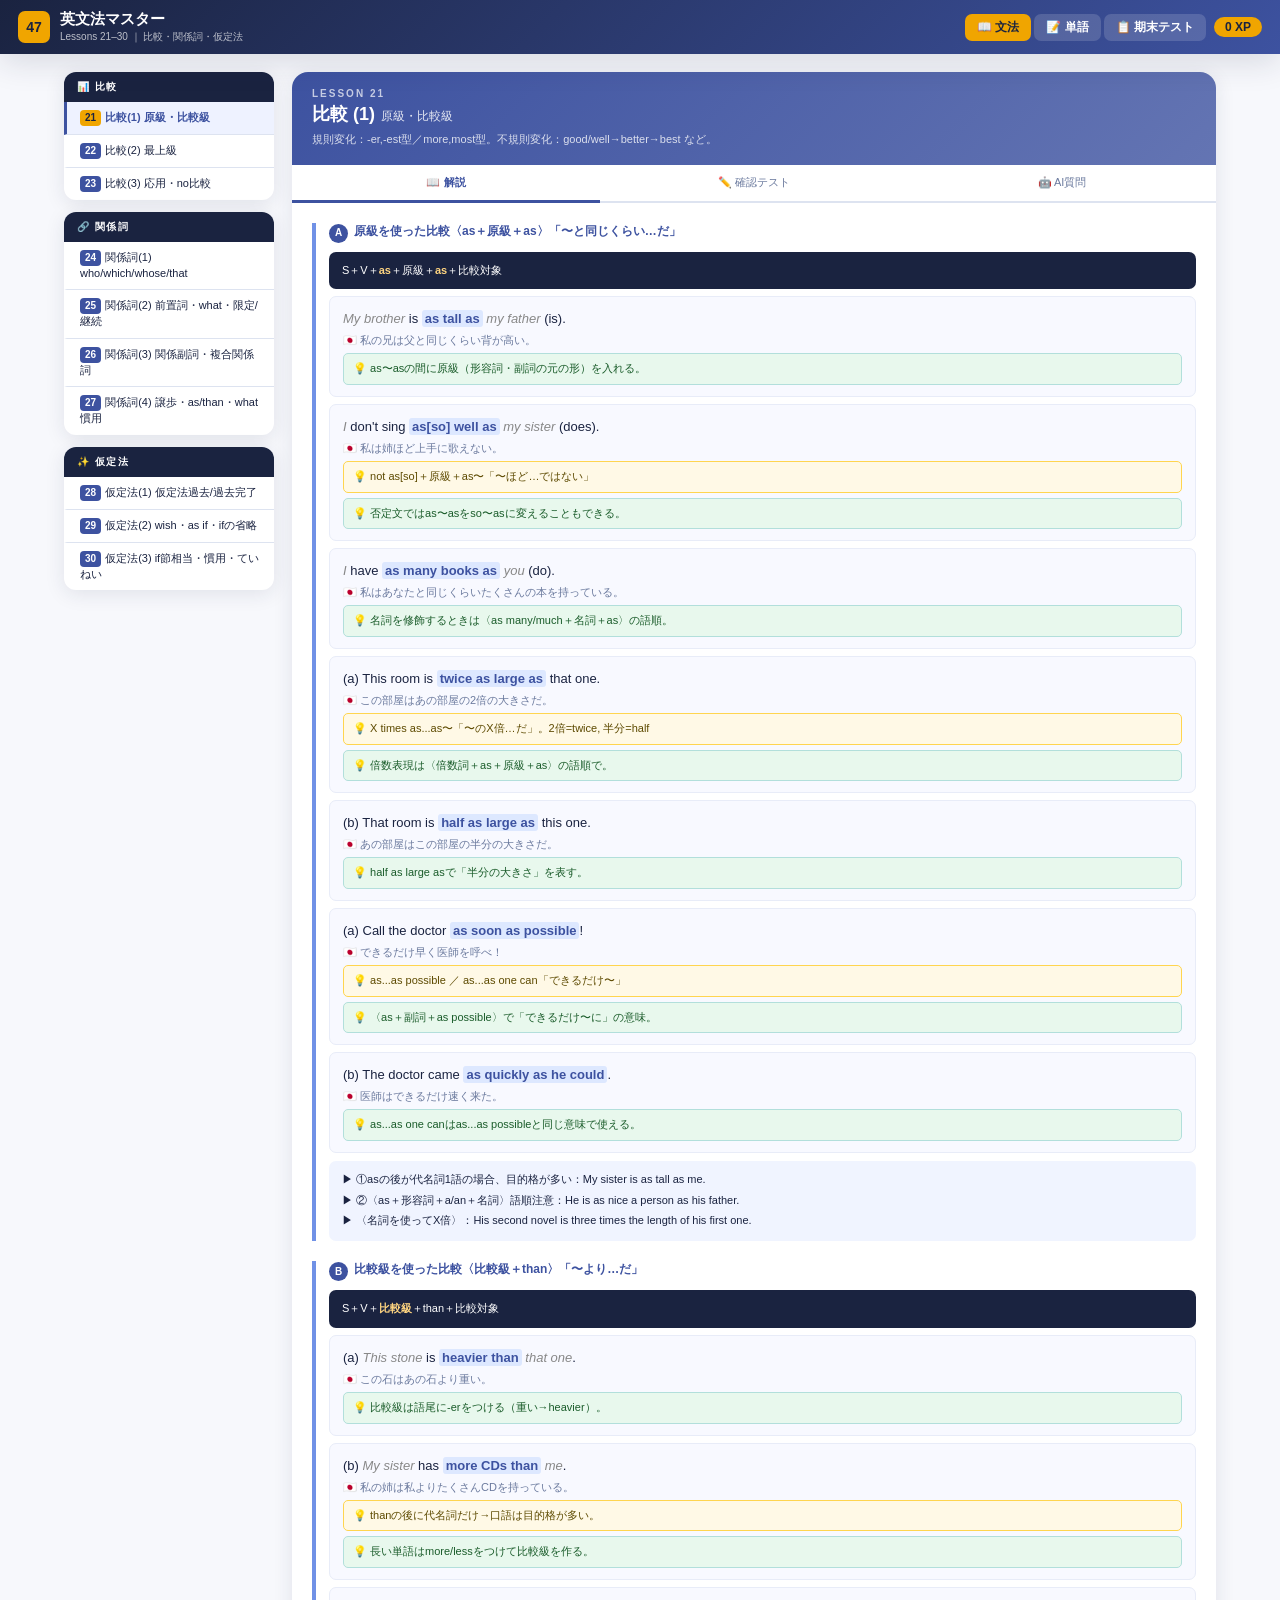
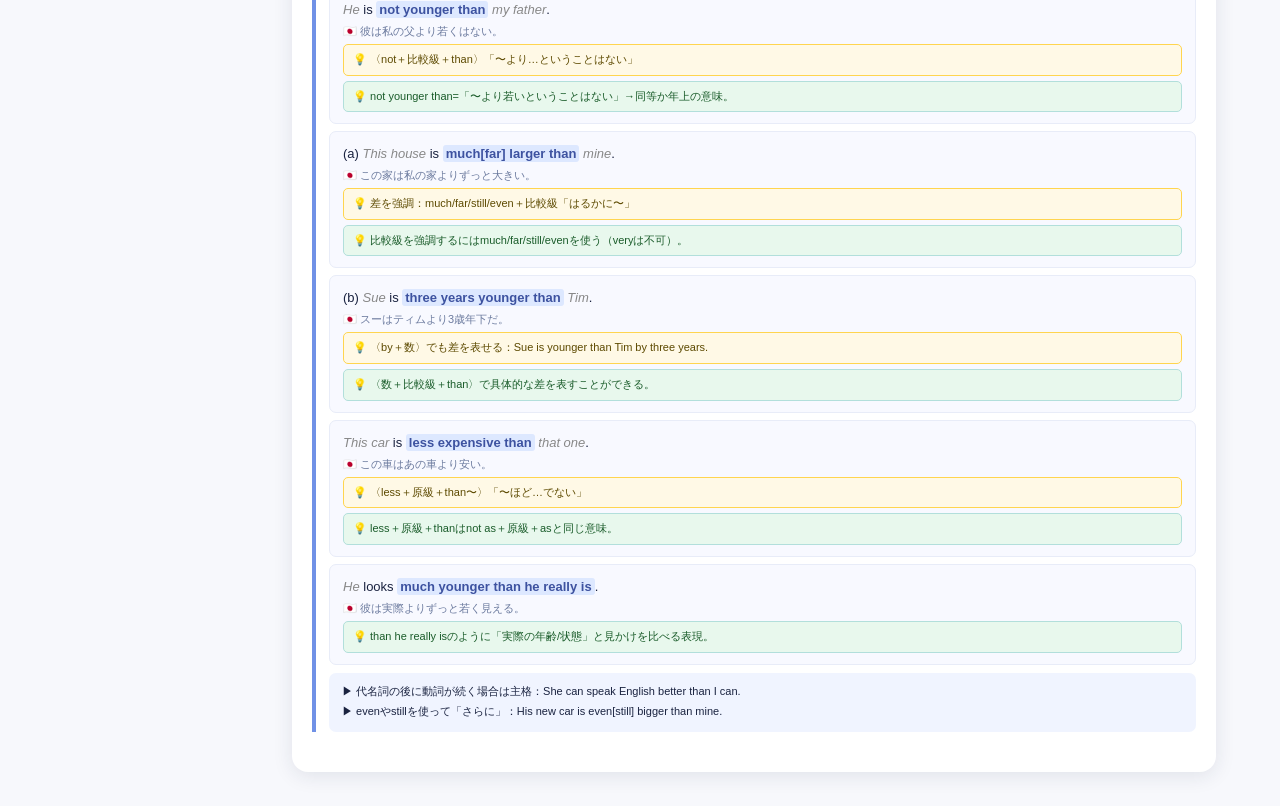
<file: index.html>
<!DOCTYPE html>
<html lang="ja">
<head>
<meta charset="UTF-8">
<meta name="viewport" content="width=device-width, initial-scale=1.0">
<title>英文法マスター | Lessons 21–30</title>
<style>
:root{
  --navy:#1a2340;--indigo:#3d52a0;--sky:#7091e6;
  --cream:#f7f8fc;--gold:#f0a500;--goldl:#ffd580;
  --green:#28a745;--red:#dc3545;
  --text:#1a2340;--muted:#6b7a9e;--border:#dde3f0;
  --sh:0 4px 20px rgba(26,35,64,.10);--shl:0 8px 32px rgba(26,35,64,.14);
}
*{box-sizing:border-box;margin:0;padding:0;}
body{font-family:'Hiragino Sans','Noto Sans JP',sans-serif;background:var(--cream);color:var(--text);min-height:100vh;}

/* HEADER */
header{background:linear-gradient(135deg,var(--navy),var(--indigo));color:#fff;position:sticky;top:0;z-index:200;box-shadow:var(--shl);}
.hdr{display:flex;align-items:center;justify-content:space-between;padding:10px 18px;gap:10px;flex-wrap:wrap;}
.logo{display:flex;align-items:center;gap:10px;}
.logo-ico{width:32px;height:32px;background:var(--gold);border-radius:7px;display:flex;align-items:center;justify-content:center;font-size:14px;font-weight:700;color:var(--navy);}
.logo-txt{font-size:15px;font-weight:700;}
.logo-sub{font-size:10px;opacity:.7;margin-top:1px;}
.hdr-right{display:flex;align-items:center;gap:8px;flex-wrap:wrap;}
.xp-badge{background:var(--gold);color:var(--navy);padding:3px 11px;border-radius:20px;font-weight:700;font-size:12px;}
.nav-tab{display:flex;gap:3px;}
.ntb{padding:5px 12px;border:none;border-radius:7px;font-size:12px;font-weight:600;cursor:pointer;transition:.2s;background:rgba(255,255,255,.15);color:#fff;}
.ntb.act,.ntb:hover{background:var(--gold);color:var(--navy);}

/* LAYOUT */
.page{display:none;}
.page.act{display:block;}
.app{display:flex;max-width:1180px;margin:0 auto;padding:18px 14px;gap:18px;align-items:flex-start;}

/* SIDEBAR */
.sidebar{width:210px;flex-shrink:0;position:sticky;top:64px;}
.sb-sec{background:#fff;border-radius:12px;box-shadow:var(--sh);overflow:hidden;margin-bottom:12px;}
.sb-title{background:var(--navy);color:#fff;padding:8px 13px;font-size:10px;font-weight:700;letter-spacing:1.5px;text-transform:uppercase;}
.lb{display:block;width:100%;padding:8px 13px;border:none;background:none;text-align:left;cursor:pointer;font-size:11px;color:var(--text);border-left:3px solid transparent;transition:.2s;border-bottom:1px solid var(--border);line-height:1.4;}
.lb:last-child{border-bottom:none;}
.lb:hover{background:#f0f4ff;border-left-color:var(--sky);}
.lb.act{background:#eef2ff;border-left-color:var(--indigo);color:var(--indigo);font-weight:700;}
.ln{display:inline-block;background:var(--indigo);color:#fff;border-radius:4px;padding:1px 5px;font-size:10px;margin-right:4px;font-weight:600;}
.lb.act .ln{background:var(--gold);color:var(--navy);}

/* MAIN */
.main{flex:1;min-width:0;}
.lcard{background:#fff;border-radius:16px;box-shadow:var(--sh);overflow:hidden;margin-bottom:16px;}
.lhdr{padding:16px 20px;color:#fff;}
.lhdr-label{font-size:10px;font-weight:700;letter-spacing:2px;opacity:.7;text-transform:uppercase;margin-bottom:3px;}
.lhdr-title{font-size:18px;font-weight:700;}
.lhdr-title .jp{font-size:12px;opacity:.85;font-weight:400;margin-left:6px;}
.lhdr-desc{font-size:11px;margin-top:5px;opacity:.8;line-height:1.6;}

/* TABS */
.tab-bar{display:flex;border-bottom:2px solid var(--border);}
.tbtn{flex:1;padding:10px 4px;border:none;background:none;font-size:11px;font-weight:500;color:var(--muted);cursor:pointer;border-bottom:3px solid transparent;margin-bottom:-2px;transition:.2s;}
.tbtn:hover{color:var(--indigo);}
.tbtn.act{color:var(--indigo);border-bottom-color:var(--indigo);font-weight:700;}
.tc{padding:20px;display:none;}
.tc.act{display:block;}

/* GRAMMAR */
.gsec{margin-bottom:20px;border-left:4px solid var(--sky);padding-left:13px;}
.gsec-title{font-size:12px;font-weight:700;color:var(--indigo);margin-bottom:9px;display:flex;align-items:flex-start;gap:6px;line-height:1.4;}
.gbadge{display:inline-flex;align-items:center;justify-content:center;min-width:19px;height:19px;background:var(--indigo);color:#fff;border-radius:50%;font-size:10px;font-weight:700;flex-shrink:0;margin-top:1px;}
.formula{background:var(--navy);color:#fff;border-radius:7px;padding:9px 13px;margin:7px 0;font-size:11px;line-height:1.8;}
.formula b{color:var(--goldl);}
.ex{background:#f8f9ff;border-radius:7px;padding:11px 13px;margin-bottom:7px;border:1px solid #e8ecf8;}
.ex-en{font-size:13px;font-weight:500;color:var(--navy);line-height:1.7;}
.ex-en mark{background:#dde8ff;color:var(--indigo);font-weight:700;border-radius:3px;padding:1px 3px;font-style:normal;}
.ex-en em{color:#888;font-style:italic;}
.ex-jp{font-size:11px;color:var(--muted);margin-top:3px;}
.ex-note{font-size:11px;color:#5d4a00;background:#fff9e6;border:1px solid #ffd54f;border-radius:5px;padding:6px 9px;margin-top:5px;line-height:1.6;}
.ex-note::before{content:"💡 ";}
.ex-hint{font-size:11px;color:#1a5c2a;background:#e8f8ed;border:1px solid #b2dfdb;border-radius:5px;padding:6px 9px;margin-top:5px;line-height:1.6;}

.tips-box{background:#f0f4ff;border-radius:7px;padding:9px 13px;margin-top:8px;}
.tips-box p{font-size:11px;color:var(--navy);line-height:1.7;margin-bottom:2px;}
.tips-box p::before{content:"▶ ";}

/* AI */
.ai-area{background:linear-gradient(135deg,#f0f4ff,#e8ecff);border-radius:12px;padding:16px;border:1px solid #d0dafe;}
.ai-title{font-size:12px;font-weight:700;color:var(--indigo);margin-bottom:10px;}
.ai-desc{font-size:11px;color:var(--muted);margin-bottom:10px;line-height:1.6;}
.ai-row{display:flex;gap:8px;margin-bottom:8px;}
.ai-input{flex:1;padding:8px 11px;border:2px solid #c5d0f8;border-radius:7px;font-size:12px;background:#fff;outline:none;transition:.2s;resize:none;min-height:40px;}
.ai-input:focus{border-color:var(--indigo);}
.ai-btn{padding:8px 14px;background:var(--indigo);color:#fff;border:none;border-radius:7px;font-weight:700;font-size:12px;cursor:pointer;transition:.2s;white-space:nowrap;}
.ai-btn:hover{background:var(--navy);}
.ai-btn:disabled{opacity:.5;cursor:not-allowed;}
.ai-loading{display:none;align-items:center;gap:6px;font-size:11px;color:var(--muted);padding:3px 0;}
.ai-loading.vis{display:flex;}
.dp span{display:inline-block;width:5px;height:5px;background:var(--sky);border-radius:50%;margin:0 2px;animation:dp 1.2s infinite;}
.dp span:nth-child(2){animation-delay:.2s;}.dp span:nth-child(3){animation-delay:.4s;}
@keyframes dp{0%,80%,100%{transform:scale(.6);opacity:.4}40%{transform:scale(1);opacity:1}}
.ai-resp{background:#fff;border-radius:7px;padding:11px;font-size:12px;line-height:1.8;color:var(--text);border:1px solid #d0dafe;white-space:pre-wrap;display:none;margin-top:6px;}
.ai-resp.vis{display:block;}

/* QUIZ */
.qprog{display:flex;align-items:center;justify-content:space-between;margin-bottom:12px;}
.qcnt{font-size:11px;color:var(--muted);}
.pbar-wrap{flex:1;height:6px;background:var(--border);border-radius:10px;margin:0 10px;overflow:hidden;}
.pbar{height:100%;background:linear-gradient(90deg,var(--sky),var(--indigo));border-radius:10px;transition:.4s;}
.score-bdg{background:var(--gold);color:var(--navy);padding:2px 8px;border-radius:20px;font-size:11px;font-weight:700;}
.qcard{background:#f8f9ff;border-radius:11px;padding:16px;border:1px solid var(--border);margin-bottom:12px;}
.qlbl{font-size:10px;letter-spacing:1.5px;font-weight:700;color:var(--sky);text-transform:uppercase;margin-bottom:6px;}
.qtbadge{display:inline-block;padding:2px 7px;border-radius:8px;font-size:10px;font-weight:700;margin-bottom:7px;}
.tb-mc{background:#e8ecff;color:var(--indigo);}
.tb-fill{background:#e8f8ed;color:#155724;}
.tb-sort{background:#fff3cd;color:#856404;}
.tb-write{background:#fde8ec;color:#721c24;}
.tb-twist{background:#f3e8ff;color:#5a21a8;}
.qtext{font-size:14px;font-weight:600;line-height:1.7;color:var(--navy);margin-bottom:4px;white-space:pre-wrap;}
.qsub{font-size:12px;color:#555;margin-bottom:12px;font-style:italic;}
.qopts{display:grid;gap:7px;}
.qopt{padding:10px 13px;border:2px solid var(--border);border-radius:8px;background:#fff;font-size:13px;cursor:pointer;text-align:left;transition:.2s;display:flex;align-items:center;gap:8px;color:var(--text);}
.qopt:hover:not(:disabled){border-color:var(--sky);background:#f0f4ff;}
.qopt.ok{border-color:var(--green);background:#e8f8ed;color:#155724;}
.qopt.ng{border-color:var(--red);background:#fde8ec;color:#721c24;}
.qopt:disabled{cursor:default;}
.opt-ind{width:21px;height:21px;border-radius:50%;border:2px solid var(--border);display:flex;align-items:center;justify-content:center;font-size:10px;font-weight:700;flex-shrink:0;transition:.2s;color:var(--muted);}
.qopt:hover:not(:disabled) .opt-ind{border-color:var(--sky);color:var(--sky);}
.qopt.ok .opt-ind{border-color:var(--green);background:var(--green);color:#fff;}
.qopt.ng .opt-ind{border-color:var(--red);background:var(--red);color:#fff;}
.fill-input{width:100%;padding:9px 12px;border:2px solid var(--border);border-radius:8px;font-size:13px;outline:none;transition:.2s;margin-bottom:8px;}
.fill-input:focus{border-color:var(--indigo);}
.fill-input.ok{border-color:var(--green);background:#e8f8ed;}
.fill-input.ng{border-color:var(--red);background:#fde8ec;}
.sort-bank{display:flex;flex-wrap:wrap;gap:6px;padding:10px;background:#f0f4ff;border-radius:8px;min-height:42px;margin-bottom:7px;border:2px dashed #c5d0f8;}
.sort-slot{display:flex;flex-wrap:wrap;gap:6px;padding:10px;background:#fff;border-radius:8px;min-height:42px;border:2px dashed var(--border);margin-bottom:8px;}
.slot-lbl{font-size:10px;color:var(--muted);margin-bottom:4px;font-weight:600;}
.chip{padding:5px 10px;background:var(--indigo);color:#fff;border-radius:5px;font-size:12px;font-weight:600;cursor:pointer;transition:.2s;user-select:none;border:none;}
.chip:hover{background:var(--navy);}
.chip.placed{background:#28a745;}
.chip.disabled{background:#aaa;cursor:default;}
.write-area{width:100%;padding:9px 12px;border:2px solid var(--border);border-radius:8px;font-size:13px;outline:none;transition:.2s;resize:vertical;min-height:72px;margin-bottom:8px;font-family:inherit;}
.write-area:focus{border-color:var(--indigo);}
.submit-btn{padding:8px 18px;background:var(--indigo);color:#fff;border:none;border-radius:8px;font-weight:700;font-size:12px;cursor:pointer;transition:.2s;}
.submit-btn:hover{background:var(--navy);}
.qfb{padding:11px 13px;border-radius:8px;font-size:12px;line-height:1.7;margin-top:9px;display:none;}
.qfb.ok{background:#e8f8ed;border:1px solid #b2dfdb;color:#155724;}
.qfb.ng{background:#fde8ec;border:1px solid #f5c6cb;color:#721c24;}
.qfb.vis{display:block;}
.qfb strong{display:block;margin-bottom:3px;}
.qnav{display:flex;justify-content:flex-end;margin-top:12px;}
.btn-next{padding:8px 20px;background:var(--indigo);color:#fff;border:none;border-radius:8px;font-weight:700;font-size:12px;cursor:pointer;transition:.2s;display:none;align-items:center;gap:5px;}
.btn-next:hover{background:var(--navy);}
.btn-next.vis{display:inline-flex;}

/* RESULT */
.result{text-align:center;padding:32px 16px;display:none;}
.result.vis{display:block;}
.result-emoji{font-size:52px;margin-bottom:12px;}
.result-score{font-size:40px;font-weight:700;color:var(--indigo);margin-bottom:5px;}
.result-msg{font-size:13px;color:var(--muted);margin-bottom:20px;}
.btn-retry{padding:10px 22px;background:var(--indigo);color:#fff;border:none;border-radius:10px;font-weight:700;font-size:13px;cursor:pointer;transition:.2s;margin:0 4px;}
.btn-retry:hover{background:var(--navy);}
.btn-retry.sec{background:#fff;color:var(--indigo);border:2px solid var(--indigo);}

/* VOCAB PAGE */
.vocab-page{max-width:1180px;margin:0 auto;padding:18px 14px;}
.vocab-search-bar{display:flex;gap:8px;margin-bottom:12px;}
.vocab-search-input{flex:1;padding:9px 14px;border:2px solid var(--border);border-radius:9px;font-size:13px;outline:none;transition:.2s;font-family:inherit;}
.vocab-search-input:focus{border-color:var(--indigo);}
.vocab-search-btn{padding:9px 16px;background:var(--indigo);color:#fff;border:none;border-radius:9px;font-size:12px;font-weight:700;cursor:pointer;}
.vocab-header{background:#fff;border-radius:14px;box-shadow:var(--sh);padding:18px 22px;margin-bottom:16px;}
.vocab-header h2{font-size:18px;font-weight:700;color:var(--navy);margin-bottom:6px;}
.vocab-header p{font-size:12px;color:var(--muted);line-height:1.6;}
.vocab-grid{display:grid;grid-template-columns:repeat(auto-fill,minmax(280px,1fr));gap:10px;margin-bottom:16px;}
.vc{background:#fff;border-radius:10px;box-shadow:var(--sh);padding:12px 14px;border-left:4px solid var(--gold);transition:.2s;}
.vc:hover{transform:translateY(-2px);box-shadow:var(--shl);}
.vc.new-word{border-left-color:var(--sky);}
.vc-num{font-size:10px;color:var(--muted);font-weight:700;margin-bottom:2px;}
.vc-new-badge{display:inline-block;background:var(--sky);color:#fff;font-size:9px;font-weight:700;padding:1px 5px;border-radius:4px;margin-left:5px;vertical-align:middle;}
.vc-en{font-size:16px;font-weight:700;color:var(--navy);margin-bottom:1px;}
.vc-pron{font-size:11px;color:var(--sky);margin-bottom:4px;}
.vc-jp{font-size:13px;color:var(--text);font-weight:600;}

/* VOCAB QUIZ */
.vocab-quiz-area{background:#fff;border-radius:14px;box-shadow:var(--sh);padding:20px;margin-bottom:16px;border:2px solid var(--gold);}
.vq-title{font-size:15px;font-weight:700;color:var(--navy);margin-bottom:14px;}

/* EXAM PAGE */
.exam-page{max-width:900px;margin:0 auto;padding:18px 14px;}
.exam-home{background:#fff;border-radius:16px;box-shadow:var(--sh);padding:32px 24px;text-align:center;}
.exam-home h2{font-size:22px;font-weight:700;color:var(--navy);margin-bottom:8px;}
.exam-home p{font-size:13px;color:var(--muted);line-height:1.7;margin-bottom:20px;}
.exam-stats{display:flex;justify-content:center;gap:10px;flex-wrap:wrap;margin-bottom:24px;}
.estat{background:#f0f4ff;border-radius:10px;padding:10px 14px;text-align:center;min-width:80px;}
.estat-num{font-size:18px;font-weight:700;color:var(--indigo);}
.estat-pts{font-size:14px;font-weight:700;color:var(--gold);}
.estat-lbl{font-size:10px;color:var(--muted);margin-top:2px;}
.start-btn{padding:13px 34px;background:linear-gradient(135deg,var(--navy),var(--indigo));color:#fff;border:none;border-radius:12px;font-size:15px;font-weight:700;cursor:pointer;transition:.2s;box-shadow:0 4px 14px rgba(61,82,160,.3);}
.start-btn:hover{transform:translateY(-2px);}
.exam-progress-bar{background:#fff;border-radius:10px;padding:10px 16px;box-shadow:var(--sh);margin-bottom:14px;display:flex;align-items:center;gap:10px;}
.ep-label{font-size:11px;color:var(--muted);white-space:nowrap;}
.ep-bar-wrap{flex:1;height:8px;background:var(--border);border-radius:10px;overflow:hidden;}
.ep-bar{height:100%;background:linear-gradient(90deg,var(--sky),var(--indigo));border-radius:10px;transition:.4s;}
.ep-num{font-size:11px;color:var(--indigo);font-weight:700;white-space:nowrap;}
.exam-section-card{background:#fff;border-radius:12px;box-shadow:var(--sh);margin-bottom:14px;overflow:hidden;}
.exam-sec-header{padding:10px 16px;font-size:11px;font-weight:700;letter-spacing:1.5px;text-transform:uppercase;color:#fff;}
.exam-sec-body{padding:16px;}
.exam-qitem{margin-bottom:16px;padding:13px;background:#f8f9ff;border-radius:9px;border:1px solid var(--border);}
.exam-qitem:last-child{margin-bottom:0;}
.exam-q-lbl{font-size:10px;color:var(--muted);margin-bottom:5px;font-weight:600;}
.exam-qtext{font-size:13px;font-weight:600;color:var(--navy);line-height:1.6;margin-bottom:8px;white-space:pre-wrap;}
.exam-opts{display:grid;gap:6px;}
.exam-opt{padding:9px 12px;border:2px solid var(--border);border-radius:7px;background:#fff;font-size:12px;cursor:pointer;text-align:left;transition:.2s;display:flex;align-items:center;gap:7px;}
.exam-opt:hover{border-color:var(--sky);background:#f0f4ff;}
.exam-opt.sel{border-color:var(--indigo);background:#eef2ff;}
.exam-opt.ex-ok{border-color:var(--green);background:#e8f8ed;}
.exam-opt.ex-ng{border-color:var(--red);background:#fde8ec;}
.exam-opt-ind{width:19px;height:19px;border-radius:50%;border:2px solid var(--border);display:flex;align-items:center;justify-content:center;font-size:9px;font-weight:700;flex-shrink:0;transition:.2s;color:var(--muted);}
.exam-opt.sel .exam-opt-ind{border-color:var(--indigo);background:var(--indigo);color:#fff;}
.exam-opt.ex-ok .exam-opt-ind{border-color:var(--green);background:var(--green);color:#fff;}
.exam-opt.ex-ng .exam-opt-ind{border-color:var(--red);background:var(--red);color:#fff;}
.exam-input{width:100%;padding:8px 11px;border:2px solid var(--border);border-radius:7px;font-size:12px;outline:none;transition:.2s;font-family:inherit;}
.exam-select{padding:5px 9px;border:2px solid var(--indigo);border-radius:6px;font-size:13px;font-weight:600;color:var(--indigo);background:#f0f4ff;margin:0 3px;cursor:pointer;font-family:inherit;}
.exam-select:focus{outline:none;border-color:var(--navy);}
.exam-input:focus{border-color:var(--indigo);}
.exam-input.ex-ok{border-color:var(--green);background:#e8f8ed;}
.exam-input.ex-ng{border-color:var(--red);background:#fde8ec;}
.exam-textarea{width:100%;padding:8px 11px;border:2px solid var(--border);border-radius:7px;font-size:12px;outline:none;transition:.2s;resize:vertical;min-height:62px;font-family:inherit;}
.exam-textarea:focus{border-color:var(--indigo);}
.exam-sort-bank{display:flex;flex-wrap:wrap;gap:5px;padding:8px;background:#f0f4ff;border-radius:7px;min-height:36px;margin-bottom:5px;border:2px dashed #c5d0f8;}
.exam-sort-slot{display:flex;flex-wrap:wrap;gap:5px;padding:8px;background:#fff;border-radius:7px;min-height:36px;border:2px dashed var(--border);}
.exam-chip{padding:4px 9px;background:var(--indigo);color:#fff;border-radius:5px;font-size:11px;font-weight:600;cursor:pointer;transition:.2s;user-select:none;border:none;}
.exam-chip:hover{background:var(--navy);}
.exam-chip.placed{background:#28a745;}
.exam-fb{font-size:11px;padding:6px 9px;border-radius:6px;margin-top:6px;display:none;}
.exam-fb.ok{background:#e8f8ed;color:#155724;border:1px solid #b2dfdb;}
.exam-fb.ng{background:#fde8ec;color:#721c24;border:1px solid #f5c6cb;}
.exam-fb.partial{background:#fff9e6;color:#856404;border:1px solid #ffd54f;}
.exam-fb.vis{display:block;}
.exam-submit-wrap{text-align:center;margin-top:20px;}
.exam-submit-btn{padding:12px 32px;background:linear-gradient(135deg,var(--navy),var(--indigo));color:#fff;border:none;border-radius:11px;font-size:14px;font-weight:700;cursor:pointer;transition:.2s;}
.exam-submit-btn:hover{transform:translateY(-2px);}
/* EXAM RESULT */
.exam-result{background:#fff;border-radius:16px;box-shadow:var(--sh);padding:32px 24px;text-align:center;margin-bottom:16px;}
.exam-result-emoji{font-size:56px;margin-bottom:12px;}
.exam-result-score{font-size:50px;font-weight:700;color:var(--indigo);}
.exam-result-total{font-size:14px;color:var(--muted);margin-bottom:20px;}
.exam-breakdown{display:flex;justify-content:center;flex-wrap:wrap;gap:10px;margin:16px 0;}
.ex-bd{background:#f0f4ff;border-radius:9px;padding:10px 14px;text-align:center;min-width:85px;}
.ex-bd-num{font-size:18px;font-weight:700;color:var(--indigo);}
.ex-bd-lbl{font-size:10px;color:var(--muted);margin-top:2px;}

/* 成績表（苦手分野アドバイス） */
.report-card{background:#f8f9ff;border-radius:14px;padding:20px;margin-top:20px;text-align:left;border:1px solid var(--border);}
.report-title{font-size:15px;font-weight:700;color:var(--navy);margin-bottom:14px;display:flex;align-items:center;gap:6px;}
.topic-row{margin-bottom:14px;}
.topic-row:last-child{margin-bottom:0;}
.topic-head{display:flex;justify-content:space-between;align-items:center;margin-bottom:5px;}
.topic-name{font-size:13px;font-weight:700;color:var(--navy);}
.topic-pct{font-size:13px;font-weight:700;}
.topic-pct.good{color:var(--green);}
.topic-pct.mid{color:#e08f00;}
.topic-pct.bad{color:var(--red);}
.topic-bar-wrap{height:9px;background:var(--border);border-radius:10px;overflow:hidden;margin-bottom:6px;}
.topic-bar{height:100%;border-radius:10px;transition:.5s;}
.topic-bar.good{background:linear-gradient(90deg,#5cd68a,var(--green));}
.topic-bar.mid{background:linear-gradient(90deg,#ffd166,#e08f00);}
.topic-bar.bad{background:linear-gradient(90deg,#ff8a8a,var(--red));}
.topic-advice{font-size:11.5px;color:var(--muted);line-height:1.7;background:#fff;border-radius:8px;padding:9px 11px;border:1px solid var(--border);}
.topic-advice b{color:var(--navy);}
.topic-wrong{margin-top:8px;padding-top:8px;border-top:1px dashed var(--border);}
.report-overall{font-size:12px;color:var(--navy);background:#eef2ff;border-radius:8px;padding:10px 13px;margin-bottom:16px;line-height:1.7;}


/* 実際の期末テスト形式 */
.exam-passage{font-size:13px;line-height:2.4;color:var(--navy);font-weight:500;margin-bottom:8px;}
.blank-lbl{font-weight:700;color:var(--indigo);font-size:12px;margin-right:2px;}
.exam-wordlist{font-size:12px;color:var(--indigo);background:#eef2ff;border-radius:7px;padding:7px 11px;font-weight:600;line-height:1.8;}
.exam-sentence{font-size:13px;line-height:2.3;color:var(--navy);font-weight:500;}
.exam-blank{display:inline-block;width:78px;padding:3px 6px;border:none;border-bottom:2px solid var(--indigo);background:#f0f4ff;font-size:13px;text-align:center;font-family:inherit;margin:0 3px;border-radius:4px 4px 0 0;outline:none;color:var(--navy);}
.exam-blank:focus{background:#e0e8ff;border-bottom-color:var(--navy);}
.exam-blank.wide{width:min(100%,300px);text-align:left;}
.exam-blank.ex-ok{background:#e8f8ed;border-bottom-color:var(--green);}
.exam-blank.ex-ng{background:#fde8ec;border-bottom-color:var(--red);}
.exam-frame{font-size:13px;color:var(--navy);font-weight:600;margin:4px 0 6px;line-height:1.8;}
.exam-note-list{font-size:11px;color:#856404;background:#fff9e6;border:1px solid #ffd54f;border-radius:6px;padding:5px 9px;margin-bottom:8px;line-height:1.7;}
.exam-dir{display:inline-block;font-size:11px;font-weight:700;color:#5a21a8;background:#f3e8ff;border-radius:6px;padding:1px 7px;margin-left:4px;}

@media(max-width:720px){
  .app{flex-direction:column;padding:10px;}
  .sidebar{width:100%;position:static;}
  .lb{display:inline-block;width:auto;border-left:none;border-bottom:2px solid transparent;padding:6px 10px;}
  .lb.act{border-left:none;border-bottom-color:var(--indigo);}
  .sb-sec{display:flex;flex-wrap:wrap;}
  .sb-title{width:100%;}
}
</style>
</head>
<body>

<header>
  <div class="hdr">
    <div class="logo">
      <div class="logo-ico">47</div>
      <div>
        <div class="logo-txt">英文法マスター</div>
        <div class="logo-sub">Lessons 21–30 ｜ 比較・関係詞・仮定法</div>
      </div>
    </div>
    <div class="hdr-right">
      <div class="nav-tab">
        <button class="ntb act" onclick="switchPage('grammar',this)">📖 文法</button>
        <button class="ntb" onclick="switchPage('vocab',this)">📝 単語</button>
        <button class="ntb" onclick="switchPage('exam',this)">📋 期末テスト</button>
      </div>
      <div class="xp-badge" id="xpBadge">0 XP</div>
    </div>
  </div>
</header>

<!-- ========== GRAMMAR PAGE ========== -->
<div id="page-grammar" class="page act">
  <div class="app">
    <nav class="sidebar">
      <div class="sb-sec">
        <div class="sb-title">📊 比較</div>
        <button class="lb act" onclick="showLesson('l21',this)"><span class="ln">21</span>比較(1) 原級・比較級</button>
        <button class="lb" onclick="showLesson('l22',this)"><span class="ln">22</span>比較(2) 最上級</button>
        <button class="lb" onclick="showLesson('l23',this)"><span class="ln">23</span>比較(3) 応用・no比較</button>
      </div>
      <div class="sb-sec">
        <div class="sb-title">🔗 関係詞</div>
        <button class="lb" onclick="showLesson('l24',this)"><span class="ln">24</span>関係詞(1) who/which/whose/that</button>
        <button class="lb" onclick="showLesson('l25',this)"><span class="ln">25</span>関係詞(2) 前置詞・what・限定/継続</button>
        <button class="lb" onclick="showLesson('l26',this)"><span class="ln">26</span>関係詞(3) 関係副詞・複合関係詞</button>
        <button class="lb" onclick="showLesson('l27',this)"><span class="ln">27</span>関係詞(4) 譲歩・as/than・what慣用</button>
      </div>
      <div class="sb-sec">
        <div class="sb-title">✨ 仮定法</div>
        <button class="lb" onclick="showLesson('l28',this)"><span class="ln">28</span>仮定法(1) 仮定法過去/過去完了</button>
        <button class="lb" onclick="showLesson('l29',this)"><span class="ln">29</span>仮定法(2) wish・as if・ifの省略</button>
        <button class="lb" onclick="showLesson('l30',this)"><span class="ln">30</span>仮定法(3) if節相当・慣用・ていねい</button>
      </div>
    </nav>
    <main class="main" id="grammarMain"></main>
  </div>
</div>

<!-- ========== VOCAB PAGE ========== -->
<div id="page-vocab" class="page">
  <div class="vocab-page" id="vocabContent"></div>
</div>

<!-- ========== EXAM PAGE ========== -->
<div id="page-exam" class="page">
  <div class="exam-page" id="examContent"></div>
</div>

<script>
// ================================================================
// DATA: システム英単語 5訂版 1001-1300（全300語）
// 「新」マーク付きはisNewフラグで管理
// ================================================================
const VOCAB = [
  {id:1001,en:"priority",jp:"優先事項",pron:"praiɔ́(ː)rəti",isNew:false},
  {id:1002,en:"obstacle",jp:"障害；じゃま（な物）",pron:"ábstəkl",isNew:false},
  {id:1003,en:"appetite",jp:"食欲；欲望",pron:"ǽpitait",isNew:false},
  {id:1004,en:"tension",jp:"緊張",pron:"ténʃən",isNew:false},
  {id:1005,en:"tribe",jp:"部族；種族",pron:"tráib",isNew:false},
  {id:1006,en:"budget",jp:"予算案",pron:"bʌ́dʒit",isNew:false},
  {id:1007,en:"campaign",jp:"運動",pron:"kæmpéin",isNew:false},
  {id:1008,en:"sorrow",jp:"悲しみ",pron:"sórou",isNew:false},
  {id:1009,en:"satellite",jp:"衛星",pron:"sǽtəlàit",isNew:false},
  {id:1010,en:"insight",jp:"洞察",pron:"ínsàit",isNew:false},
  {id:1011,en:"cough",jp:"せき",pron:"kɔ́f",isNew:false},
  {id:1012,en:"fate",jp:"運命",pron:"féit",isNew:false},
  {id:1013,en:"scheme",jp:"計画",pron:"skíːm",isNew:false},
  {id:1014,en:"insult",jp:"侮辱",pron:"ínsʌlt",isNew:false},
  {id:1015,en:"inhabitant",jp:"住民",pron:"inhǽbitənt",isNew:false},
  {id:1016,en:"fossil",jp:"化石",pron:"fɔ́sl",isNew:false},
  {id:1017,en:"motive",jp:"動機",pron:"móutiv",isNew:false},
  {id:1018,en:"instinct",jp:"本能",pron:"ínstinkt",isNew:false},
  {id:1019,en:"legend",jp:"伝説",pron:"lédʒənd",isNew:false},
  {id:1020,en:"empire",jp:"帝国",pron:"émpaiər",isNew:false},
  {id:1021,en:"suburb",jp:"郊外",pron:"sʌ́bəːrb",isNew:false},
  {id:1022,en:"architecture",jp:"建築",pron:"áːrkitèktʃər",isNew:false},
  {id:1023,en:"passion",jp:"情熱",pron:"pǽʃən",isNew:false},
  {id:1024,en:"cancer",jp:"がん",pron:"kǽnsər",isNew:false},
  {id:1025,en:"logic",jp:"論理",pron:"lɔ́dʒik",isNew:false},
  {id:1026,en:"dozen",jp:"ダース",pron:"dʌ́zn",isNew:false},
  {id:1027,en:"harvest",jp:"収穫",pron:"háːrvist",isNew:false},
  {id:1028,en:"ingredient",jp:"材料",pron:"ingrí:diənt",isNew:false},
  {id:1029,en:"hypothesis",jp:"仮説",pron:"haipɔ́θisis",isNew:false},
  {id:1030,en:"voyage",jp:"航海",pron:"vɔ́iidʒ",isNew:false},
  {id:1031,en:"editor",jp:"編集者",pron:"éditər",isNew:false},
  {id:1032,en:"option",jp:"選択の自由",pron:"ɔ́pʃən",isNew:false},
  {id:1033,en:"hemisphere",jp:"半球",pron:"héməsfìər",isNew:true},
  {id:1034,en:"mechanism",jp:"仕組み",pron:"mékənìzm",isNew:false},
  {id:1035,en:"anthropologist",jp:"人類学者",pron:"ænθrəpɔ́lədʒist",isNew:false},
  {id:1036,en:"tragedy",jp:"悲劇",pron:"trǽdʒidi",isNew:false},
  {id:1037,en:"antibiotic",jp:"抗生物質",pron:"æntibaiɔ́tik",isNew:true},
  {id:1038,en:"fare",jp:"運賃",pron:"féər",isNew:false},
  {id:1039,en:"debt",jp:"借金",pron:"dét",isNew:false},
  {id:1040,en:"curriculum",jp:"教育課程",pron:"kəríkjuləm",isNew:true},
  {id:1041,en:"component",jp:"構成要素",pron:"kəmpóunənt",isNew:false},
  {id:1042,en:"wheat",jp:"小麦",pron:"hwíːt",isNew:false},
  {id:1043,en:"usage",jp:"語法",pron:"júːsidʒ",isNew:false},
  {id:1044,en:"castle",jp:"城",pron:"kǽsl",isNew:false},
  {id:1045,en:"famine",jp:"飢饉",pron:"fǽmin",isNew:false},
  {id:1046,en:"extinction",jp:"絶滅",pron:"ikstínkʃən",isNew:false},
  {id:1047,en:"purse",jp:"財布",pron:"pə́ːrs",isNew:false},
  {id:1048,en:"folk",jp:"民族",pron:"fóuk",isNew:false},
  {id:1049,en:"explosion",jp:"爆発",pron:"iksplóuʒən",isNew:false},
  {id:1050,en:"portion",jp:"部分",pron:"pɔ́ːrʃən",isNew:false},
  {id:1051,en:"organism",jp:"生物",pron:"ɔ́ːrgənìzm",isNew:false},
  {id:1052,en:"merchant",jp:"商人",pron:"mə́ːrtʃənt",isNew:false},
  {id:1053,en:"myth",jp:"神話",pron:"míθ",isNew:false},
  {id:1054,en:"incident",jp:"出来事",pron:"ínsidənt",isNew:false},
  {id:1055,en:"wildlife",jp:"野生生物",pron:"wáildlàif",isNew:false},
  {id:1056,en:"congress",jp:"議会",pron:"kɔ́ŋgrəs",isNew:false},
  {id:1057,en:"bay",jp:"湾",pron:"béi",isNew:false},
  {id:1058,en:"penalty",jp:"刑",pron:"pénlti",isNew:false},
  {id:1059,en:"heritage",jp:"遺産",pron:"héritidʒ",isNew:false},
  {id:1060,en:"diversity",jp:"多様性",pron:"divə́ːrsiti",isNew:false},
  {id:1061,en:"thumb",jp:"親指",pron:"θʌ́m",isNew:false},
  {id:1062,en:"geography",jp:"地理",pron:"dʒiɔ́grəfi",isNew:true},
  {id:1063,en:"factor",jp:"要因",pron:"fǽktər",isNew:false},
  {id:1064,en:"discrimination",jp:"差別",pron:"diskriminéiʃən",isNew:false},
  {id:1065,en:"virus",jp:"ウイルス",pron:"váiərəs",isNew:false},
  {id:1066,en:"statue",jp:"像",pron:"stǽtʃuː",isNew:false},
  {id:1067,en:"priest",jp:"神父",pron:"príːst",isNew:false},
  {id:1068,en:"pioneer",jp:"先駆者",pron:"pàiəníər",isNew:false},
  {id:1069,en:"trait",jp:"特徴",pron:"tréit",isNew:false},
  {id:1070,en:"bond",jp:"きずな",pron:"bɔ́nd",isNew:false},
  {id:1071,en:"grocery",jp:"食料品",pron:"gróusəri",isNew:false},
  {id:1072,en:"secretary",jp:"秘書",pron:"sékrətèri",isNew:true},
  {id:1073,en:"dialect",jp:"方言",pron:"dáiəlèkt",isNew:false},
  {id:1074,en:"astronomy",jp:"天文学",pron:"əstrɔ́nəmi",isNew:true},
  {id:1075,en:"youngster",jp:"子供",pron:"jʌ́ŋstər",isNew:false},
  {id:1076,en:"substance",jp:"物質",pron:"sʌ́bstəns",isNew:false},
  {id:1077,en:"finding",jp:"発見",pron:"fáindiŋ",isNew:false},
  {id:1078,en:"strategy",jp:"戦略",pron:"strǽtidʒi",isNew:false},
  {id:1079,en:"lung",jp:"肺",pron:"lʌ́ŋ",isNew:false},
  {id:1080,en:"opponent",jp:"敵",pron:"əpóunənt",isNew:false},
  {id:1081,en:"ritual",jp:"儀式",pron:"rítʃuəl",isNew:false},
  {id:1082,en:"outcome",jp:"結果",pron:"áutkʌm",isNew:false},
  {id:1083,en:"conservation",jp:"環境保護",pron:"kɔ̀nsərvéiʃən",isNew:false},
  {id:1084,en:"mammal",jp:"哺乳類",pron:"mǽml",isNew:false},
  {id:1085,en:"telescope",jp:"望遠鏡",pron:"téliskòup",isNew:false},
  {id:1086,en:"refugee",jp:"難民",pron:"rèfjudʒíː",isNew:false},
  {id:1087,en:"code",jp:"規則",pron:"kóud",isNew:false},
  {id:1088,en:"flavor",jp:"風味",pron:"fléivər",isNew:false},
  {id:1089,en:"particle",jp:"粒子",pron:"páːrtikl",isNew:false},
  {id:1090,en:"nursing",jp:"看護",pron:"nə́ːrsiŋ",isNew:false},
  {id:1091,en:"suicide",jp:"自殺",pron:"súːisàid",isNew:false},
  {id:1092,en:"habitat",jp:"生息地",pron:"hǽbitæt",isNew:false},
  {id:1093,en:"bullying",jp:"いじめ",pron:"búliŋ",isNew:false},
  {id:1094,en:"dinosaur",jp:"恐竜",pron:"dáinəsɔ̀ːr",isNew:false},
  {id:1095,en:"council",jp:"議会",pron:"káunsl",isNew:false},
  {id:1096,en:"gender",jp:"性別",pron:"dʒéndər",isNew:false},
  {id:1097,en:"surgery",jp:"手術",pron:"sə́ːrdʒəri",isNew:false},
  {id:1098,en:"innovation",jp:"革新",pron:"ìnəvéiʃən",isNew:false},
  {id:1099,en:"protein",jp:"タンパク質",pron:"próutiːn",isNew:false},
  {id:1100,en:"nutrition",jp:"栄養",pron:"njuːtríʃən",isNew:false},
  {id:1101,en:"disaster",jp:"災害",pron:"dizǽstər",isNew:false},
  {id:1102,en:"emission",jp:"排出",pron:"imíʃən",isNew:false},
  {id:1103,en:"ape",jp:"類人猿",pron:"éip",isNew:false},
  {id:1104,en:"molecule",jp:"分子",pron:"mɔ́likjùːl",isNew:false},
  {id:1105,en:"sweat",jp:"汗",pron:"swét",isNew:false},
  {id:1106,en:"transplant",jp:"移植",pron:"trænsplǽnt",isNew:false},
  {id:1107,en:"species",jp:"種",pron:"spíːʃiːz",isNew:false},
  {id:1108,en:"tip",jp:"先",pron:"típ",isNew:false},
  {id:1109,en:"cattle",jp:"牛",pron:"kǽtl",isNew:false},
  {id:1110,en:"density",jp:"密度",pron:"dénsiti",isNew:true},
  {id:1111,en:"concept",jp:"概念",pron:"kɔ́nsept",isNew:false},
  {id:1112,en:"pale",jp:"青白い",pron:"péil",isNew:true},
  {id:1113,en:"precious",jp:"貴重な",pron:"préʃəs",isNew:false},
  {id:1114,en:"loyal",jp:"忠実な",pron:"lɔ́iəl",isNew:false},
  {id:1115,en:"isolated",jp:"孤立している",pron:"áisəlèitid",isNew:false},
  {id:1116,en:"generous",jp:"気前のよい",pron:"dʒénərəs",isNew:false},
  {id:1117,en:"tropical",jp:"熱帯の",pron:"trɔ́pikəl",isNew:false},
  {id:1118,en:"reluctant",jp:"したがらない",pron:"rilʌ́ktənt",isNew:false},
  {id:1119,en:"vague",jp:"漠然とした",pron:"véig",isNew:false},
  {id:1120,en:"vast",jp:"広大な",pron:"vǽst",isNew:false},
  {id:1121,en:"numerous",jp:"たくさんの",pron:"njúːmərəs",isNew:false},
  {id:1122,en:"rural",jp:"田舎の",pron:"rúərəl",isNew:false},
  {id:1123,en:"widespread",jp:"広まっている",pron:"wáidspred",isNew:false},
  {id:1124,en:"complicated",jp:"複雑な",pron:"kɔ́mplikèitid",isNew:false},
  {id:1125,en:"visible",jp:"目に見える",pron:"vízəbl",isNew:false},
  {id:1126,en:"raw",jp:"生の",pron:"rɔ́ː",isNew:false},
  {id:1127,en:"remote",jp:"へんぴな",pron:"rimóut",isNew:false},
  {id:1128,en:"urgent",jp:"緊急の",pron:"ə́ːrdʒənt",isNew:false},
  {id:1129,en:"silly",jp:"ばかな",pron:"síli",isNew:false},
  {id:1130,en:"striking",jp:"いちじるしい",pron:"stráikiŋ",isNew:false},
  {id:1131,en:"adequate",jp:"十分な",pron:"ǽdikwit",isNew:false},
  {id:1132,en:"extraordinary",jp:"並外れた",pron:"ikstrɔ́ːrdənèri",isNew:false},
  {id:1133,en:"odd",jp:"おかしな",pron:"ɔ́d",isNew:false},
  {id:1134,en:"abstract",jp:"抽象的な",pron:"ǽbstrækt",isNew:false},
  {id:1135,en:"mutual",jp:"相互の",pron:"mjúːtʃuəl",isNew:false},
  {id:1136,en:"excessive",jp:"過度の",pron:"iksésiv",isNew:false},
  {id:1137,en:"ashamed",jp:"恥ずかしい",pron:"əʃéimd",isNew:false},
  {id:1138,en:"tremendous",jp:"とてつもない",pron:"triméndəs",isNew:false},
  {id:1139,en:"inevitable",jp:"避けられない",pron:"inévitəbl",isNew:false},
  {id:1140,en:"pure",jp:"純粋な",pron:"pjúər",isNew:false},
  {id:1141,en:"stable",jp:"安定した",pron:"stéibl",isNew:false},
  {id:1142,en:"indifferent",jp:"無関心な",pron:"indífərənt",isNew:false},
  {id:1143,en:"aggressive",jp:"攻撃的な",pron:"əgrésiv",isNew:false},
  {id:1144,en:"ultimate",jp:"究極の",pron:"ʌ́ltimit",isNew:false},
  {id:1145,en:"shy",jp:"内気な",pron:"ʃái",isNew:false},
  {id:1146,en:"solar",jp:"太陽の",pron:"sóulər",isNew:false},
  {id:1147,en:"profound",jp:"深い",pron:"prəfáund",isNew:false},
  {id:1148,en:"subtle",jp:"微妙な",pron:"sʌ́tl",isNew:false},
  {id:1149,en:"conservative",jp:"保守的な",pron:"kənsə́ːrvətiv",isNew:false},
  {id:1150,en:"brave",jp:"勇敢な",pron:"bréiv",isNew:false},
  {id:1151,en:"intense",jp:"強烈な",pron:"inténs",isNew:false},
  {id:1152,en:"alcoholic",jp:"アルコールの",pron:"ælkəhɔ́lik",isNew:true},
  {id:1153,en:"manual",jp:"手を使う",pron:"mǽnjuəl",isNew:false},
  {id:1154,en:"cruel",jp:"残酷な",pron:"krúːəl",isNew:false},
  {id:1155,en:"rational",jp:"理性的な",pron:"rǽʃənl",isNew:false},
  {id:1156,en:"initial",jp:"最初の",pron:"iníʃəl",isNew:false},
  {id:1157,en:"immune",jp:"免疫の",pron:"imjúːn",isNew:true},
  {id:1158,en:"linguistic",jp:"言語の",pron:"liŋgwístik",isNew:false},
  {id:1159,en:"crucial",jp:"重大な",pron:"krúːʃəl",isNew:false},
  {id:1160,en:"verbal",jp:"言葉による",pron:"və́ːrbl",isNew:false},
  {id:1161,en:"optimistic",jp:"楽観的な",pron:"ɔ̀ptimístik",isNew:false},
  {id:1162,en:"flexible",jp:"柔軟な",pron:"fléksəbl",isNew:false},
  {id:1163,en:"grateful",jp:"感謝している",pron:"gréitfl",isNew:false},
  {id:1164,en:"lively",jp:"生き生きとした",pron:"láivli",isNew:false},
  {id:1165,en:"overwhelming",jp:"圧倒的な",pron:"òuvərwélmiŋ",isNew:false},
  {id:1166,en:"abundant",jp:"豊富な",pron:"əbʌ́ndənt",isNew:true},
  {id:1167,en:"selfish",jp:"利己的な",pron:"sélfiʃ",isNew:false},
  {id:1168,en:"ugly",jp:"みにくい",pron:"ʌ́gli",isNew:false},
  {id:1169,en:"racial",jp:"人種の",pron:"réiʃəl",isNew:false},
  {id:1170,en:"prominent",jp:"有名な",pron:"prɔ́minənt",isNew:false},
  {id:1171,en:"controversial",jp:"物議を呼ぶ",pron:"kɔ̀ntrəvə́ːrʃəl",isNew:true},
  {id:1172,en:"federal",jp:"連邦の",pron:"fédrəl",isNew:false},
  {id:1173,en:"ridiculous",jp:"ばかげた",pron:"ridíkjuləs",isNew:false},
  {id:1174,en:"imaginary",jp:"架空の",pron:"imǽdʒinèri",isNew:false},
  {id:1175,en:"harsh",jp:"厳しい",pron:"háːrʃ",isNew:false},
  {id:1176,en:"random",jp:"無作為な",pron:"rǽndəm",isNew:false},
  {id:1177,en:"adolescent",jp:"思春期の",pron:"ædəlésnt",isNew:true},
  {id:1178,en:"up-to-date",jp:"最新の",pron:"ʌptədéit",isNew:false},
  {id:1179,en:"liberal",jp:"自由主義の",pron:"líbərəl",isNew:false},
  {id:1180,en:"prior",jp:"前の",pron:"práiər",isNew:false},
  {id:1181,en:"moderate",jp:"適度な",pron:"mɔ́dərit",isNew:false},
  {id:1182,en:"fluent",jp:"流ちょうな",pron:"flúːənt",isNew:false},
  {id:1183,en:"elaborate",jp:"手の込んだ",pron:"ilǽbərit",isNew:false},
  {id:1184,en:"incredible",jp:"信じられない",pron:"inkrédəbl",isNew:false},
  {id:1185,en:"radical",jp:"根本的な",pron:"rǽdikəl",isNew:false},
  {id:1186,en:"acid",jp:"酸性の",pron:"ǽsid",isNew:false},
  {id:1187,en:"deaf",jp:"耳が不自由な",pron:"déf",isNew:false},
  {id:1188,en:"medieval",jp:"中世の",pron:"mìːdiíːvəl",isNew:false},
  {id:1189,en:"ecological",jp:"生態の",pron:"ìːkəlɔ́dʒikəl",isNew:false},
  {id:1190,en:"slight",jp:"少しの",pron:"sláit",isNew:false},
  {id:1191,en:"ignorant",jp:"無知な",pron:"ígnarənt",isNew:false},
  {id:1192,en:"cognitive",jp:"認知の",pron:"kɔ́gnətiv",isNew:false},
  {id:1193,en:"absolutely",jp:"絶対に",pron:"ǽbsəlùːtli",isNew:false},
  {id:1194,en:"virtually",jp:"ほとんど",pron:"və́ːrtʃuəli",isNew:false},
  {id:1195,en:"somewhat",jp:"多少",pron:"sʌ́mhwɔ̀t",isNew:false},
  {id:1196,en:"merely",jp:"単に",pron:"míərli",isNew:false},
  {id:1197,en:"literally",jp:"文字通り",pron:"lítərəli",isNew:false},
  {id:1198,en:"seemingly",jp:"一見",pron:"síːmiŋli",isNew:false},
  {id:1199,en:"regardless",jp:"関係なく",pron:"rigáːrdlis",isNew:false},
  {id:1200,en:"thoroughly",jp:"徹底的に",pron:"θə́ːrəli",isNew:true},
  {id:1201,en:"submit",jp:"服従する；提出する",pron:"səbmít",isNew:false},
  {id:1202,en:"tempt",jp:"誘惑する",pron:"témpt",isNew:false},
  {id:1203,en:"resign",jp:"辞職する",pron:"rizáin",isNew:false},
  {id:1204,en:"conform",jp:"従う",pron:"kənfɔ́ːrm",isNew:false},
  {id:1205,en:"confine",jp:"限定する",pron:"kənfáin",isNew:false},
  {id:1206,en:"assemble",jp:"組み立てる",pron:"əsémbl",isNew:false},
  {id:1207,en:"dedicate",jp:"ささげる",pron:"dédikèit",isNew:false},
  {id:1208,en:"advocate",jp:"主張する",pron:"ǽdvəkèit",isNew:false},
  {id:1209,en:"thrive",jp:"繁栄する",pron:"θráiv",isNew:false},
  {id:1210,en:"provoke",jp:"引き起こす",pron:"prəvóuk",isNew:false},
  {id:1211,en:"dictate",jp:"命じる；要求する",pron:"díkteit",isNew:false},
  {id:1212,en:"exploit",jp:"利用する；開発する",pron:"iksplɔ́it",isNew:false},
  {id:1213,en:"surrender",jp:"降伏する",pron:"səréndər",isNew:false},
  {id:1214,en:"reproduce",jp:"再生する；複製する",pron:"rìːprədjúːs",isNew:false},
  {id:1215,en:"acknowledge",jp:"認める",pron:"æknɔ́lidʒ",isNew:false},
  {id:1216,en:"swell",jp:"ふくらむ",pron:"swél",isNew:false},
  {id:1217,en:"shed",jp:"落とす",pron:"ʃéd",isNew:false},
  {id:1218,en:"wind",jp:"曲がる",pron:"wáind",isNew:false},
  {id:1219,en:"cite",jp:"引き合いに出す",pron:"sáit",isNew:false},
  {id:1220,en:"digest",jp:"消化する",pron:"daidʒést",isNew:false},
  {id:1221,en:"skip",jp:"とばす；抜かす",pron:"skíp",isNew:false},
  {id:1222,en:"bind",jp:"縛る；束縛する",pron:"báind",isNew:false},
  {id:1223,en:"dissolve",jp:"溶解する",pron:"dizɔ́lv",isNew:false},
  {id:1224,en:"implement",jp:"実行する",pron:"ímpləmènt",isNew:false},
  {id:1225,en:"steer",jp:"操縦する",pron:"stíər",isNew:false},
  {id:1226,en:"congratulate",jp:"祝福する",pron:"kəngrǽtʃulèit",isNew:false},
  {id:1227,en:"designate",jp:"指定する",pron:"dézignèit",isNew:false},
  {id:1228,en:"violate",jp:"破る；違反する",pron:"váiəlèit",isNew:false},
  {id:1229,en:"presume",jp:"推定する；思う",pron:"prizjúːm",isNew:false},
  {id:1230,en:"recruit",jp:"（新人を）入れる",pron:"rikrúːt",isNew:false},
  {id:1231,en:"coincide",jp:"同時に起きる",pron:"kòuinsáid",isNew:false},
  {id:1232,en:"enforce",jp:"施行する",pron:"infɔ́ːrs",isNew:false},
  {id:1233,en:"displace",jp:"とってかわる",pron:"displéis",isNew:false},
  {id:1234,en:"shrink",jp:"縮む；減る",pron:"ʃríŋk",isNew:false},
  {id:1235,en:"betray",jp:"裏切る；もらす",pron:"bitréi",isNew:false},
  {id:1236,en:"comprise",jp:"構成する；占める",pron:"kəmpráiz",isNew:false},
  {id:1237,en:"indulge",jp:"ふける",pron:"indʌ́ldʒ",isNew:false},
  {id:1238,en:"penetrate",jp:"入り込む",pron:"pénitrèit",isNew:false},
  {id:1239,en:"devastate",jp:"壊滅させる",pron:"dévəstèit",isNew:false},
  {id:1240,en:"plunge",jp:"突っ込む",pron:"plʌ́ndʒ",isNew:false},
  {id:1241,en:"bounce",jp:"はね返る",pron:"báuns",isNew:true},
  {id:1242,en:"contradict",jp:"矛盾する",pron:"kɔ̀ntrədíkt",isNew:false},
  {id:1243,en:"prescribe",jp:"処方する",pron:"priskráib",isNew:false},
  {id:1244,en:"oppress",jp:"しいたげる",pron:"əprés",isNew:false},
  {id:1245,en:"cherish",jp:"胸に抱く",pron:"tʃériʃ",isNew:false},
  {id:1246,en:"illuminate",jp:"照らす；解明する",pron:"ilúːminèit",isNew:false},
  {id:1247,en:"trigger",jp:"きっかけになる",pron:"trígər",isNew:false},
  {id:1248,en:"commute",jp:"通勤する；通学する",pron:"kəmjúːt",isNew:false},
  {id:1249,en:"induce",jp:"誘う",pron:"indjúːs",isNew:false},
  {id:1250,en:"utilize",jp:"利用する",pron:"júːtilàiz",isNew:false},
  {id:1251,en:"snap",jp:"ポキンと折れる",pron:"snǽp",isNew:false},
  {id:1252,en:"donate",jp:"提供する",pron:"dóuneit",isNew:false},
  {id:1253,en:"hatch",jp:"（卵を）かえす",pron:"hǽtʃ",isNew:false},
  {id:1254,en:"enclose",jp:"囲む",pron:"inklóuz",isNew:false},
  {id:1255,en:"prevail",jp:"普及している；広まる",pron:"privéil",isNew:false},
  {id:1256,en:"sigh",jp:"ため息をつく",pron:"sái",isNew:false},
  {id:1257,en:"leak",jp:"漏れる；漏らす",pron:"líːk",isNew:false},
  {id:1258,en:"compel",jp:"強制する",pron:"kəmpél",isNew:false},
  {id:1259,en:"crush",jp:"押しつぶす",pron:"krʌ́ʃ",isNew:false},
  {id:1260,en:"comprehend",jp:"理解する",pron:"kɔ̀mprihénd",isNew:false},
  {id:1261,en:"negotiate",jp:"交渉する",pron:"nigóuʃièit",isNew:false},
  {id:1262,en:"persist",jp:"持続する；残る",pron:"pərsíst",isNew:false},
  {id:1263,en:"multiply",jp:"増やす；掛ける",pron:"mʌ́ltiplài",isNew:false},
  {id:1264,en:"conceive",jp:"想像する",pron:"kənsíːv",isNew:false},
  {id:1265,en:"compensate",jp:"埋め合わせる",pron:"kɔ́mpənsèit",isNew:false},
  {id:1266,en:"suspend",jp:"中止する；つるす",pron:"səspénd",isNew:false},
  {id:1267,en:"stir",jp:"かきたてる",pron:"stə́ːr",isNew:false},
  {id:1268,en:"soak",jp:"浸す；吸収する",pron:"sóuk",isNew:false},
  {id:1269,en:"refine",jp:"洗練する；磨きをかける",pron:"rifáin",isNew:false},
  {id:1270,en:"arouse",jp:"刺激する；かき立てる",pron:"əráuz",isNew:false},
  {id:1271,en:"precede",jp:"先行する",pron:"prisíːd",isNew:false},
  {id:1272,en:"render",jp:"OをCにする；変える",pron:"réndər",isNew:false},
  {id:1273,en:"mount",jp:"すえつける；乗る",pron:"máunt",isNew:false},
  {id:1274,en:"retreat",jp:"退く",pron:"ritrí:t",isNew:false},
  {id:1275,en:"startle",jp:"驚かせる",pron:"stáːrtl",isNew:false},
  {id:1276,en:"dare",jp:"する勇気がある",pron:"déər",isNew:true},
  {id:1277,en:"sphere",jp:"領域；範囲",pron:"sfíər",isNew:false},
  {id:1278,en:"sequence",jp:"連続；順番；順序",pron:"síːkwəns",isNew:false},
  {id:1279,en:"deposit",jp:"預金；頭金；堆積物",pron:"dipɔ́zit",isNew:false},
  {id:1280,en:"poll",jp:"世論調査；投票",pron:"póul",isNew:false},
  {id:1281,en:"caution",jp:"用心",pron:"kɔ́ːʃən",isNew:false},
  {id:1282,en:"rage",jp:"激怒；怒り",pron:"réidʒ",isNew:false},
  {id:1283,en:"formula",jp:"式；公式；方法；秘訣",pron:"fɔ́ːrmjulə",isNew:false},
  {id:1284,en:"plot",jp:"筋；たくらみ；陰謀",pron:"plɔ́t",isNew:false},
  {id:1285,en:"scope",jp:"範囲",pron:"skóup",isNew:false},
  {id:1286,en:"norm",jp:"規範",pron:"nɔ́ːrm",isNew:false},
  {id:1287,en:"disgust",jp:"嫌悪",pron:"disgʌ́st",isNew:false},
  {id:1288,en:"compromise",jp:"妥協",pron:"kɔ́mprəmàiz",isNew:false},
  {id:1289,en:"supervisor",jp:"監督者",pron:"súːpərvàizər",isNew:false},
  {id:1290,en:"paradox",jp:"逆説",pron:"pǽrədɔ̀ks",isNew:false},
  {id:1291,en:"tissue",jp:"（生物の）組織；ティッシュ",pron:"tíʃuː",isNew:false},
  {id:1292,en:"breakdown",jp:"崩壊",pron:"bréikdàun",isNew:false},
  {id:1293,en:"initiative",jp:"構想；主導権",pron:"iníʃiətiv",isNew:false},
  {id:1294,en:"fabric",jp:"織物；布",pron:"fǽbrik",isNew:false},
  {id:1295,en:"publicity",jp:"宣伝；広告",pron:"pʌblísiti",isNew:false},
  {id:1296,en:"summit",jp:"頂上；頂点；首脳会議",pron:"sʌ́mit",isNew:false},
  {id:1297,en:"flock",jp:"群れ",pron:"flɔ́k",isNew:false},
  {id:1298,en:"plague",jp:"疫病",pron:"pléig",isNew:false},
  {id:1299,en:"haste",jp:"急ぐこと",pron:"héist",isNew:false},
  {id:1300,en:"nap",jp:"うたた寝",pron:"nǽp",isNew:false},
];

// ================================================================
// DATA: 全文法レッスン
// ================================================================
const LESSONS_DATA = {
  l21:{num:21,title:"比較 (1)",jp:"原級・比較級",color:"#3d52a0",
    desc:"規則変化：-er,-est型／more,most型。不規則変化：good/well→better→best など。",
    sections:[
      {badge:"A",title:"原級を使った比較〈as＋原級＋as〉「〜と同じくらい…だ」",
        formula:"S＋V＋<b>as</b>＋原級＋<b>as</b>＋比較対象",
        pts:[
          {en:"<em>My brother</em> is <mark>as tall as</mark> <em>my father</em> (is).",jp:"私の兄は父と同じくらい背が高い。",hint:"as〜asの間に原級（形容詞・副詞の元の形）を入れる。"},
          {en:"<em>I</em> don't sing <mark>as[so] well as</mark> <em>my sister</em> (does).",jp:"私は姉ほど上手に歌えない。",note:"not as[so]＋原級＋as〜「〜ほど…ではない」",hint:"否定文ではas〜asをso〜asに変えることもできる。"},
          {en:"<em>I</em> have <mark>as many books as</mark> <em>you</em> (do).",jp:"私はあなたと同じくらいたくさんの本を持っている。",hint:"名詞を修飾するときは〈as many/much＋名詞＋as〉の語順。"},
          {en:"(a) This room is <mark>twice as large as</mark> that one.",jp:"この部屋はあの部屋の2倍の大きさだ。",note:"X times as...as〜「〜のX倍…だ」。2倍=twice, 半分=half",hint:"倍数表現は〈倍数詞＋as＋原級＋as〉の語順で。"},
          {en:"(b) That room is <mark>half as large as</mark> this one.",jp:"あの部屋はこの部屋の半分の大きさだ。",hint:"half as large asで「半分の大きさ」を表す。"},
          {en:"(a) Call the doctor <mark>as soon as possible</mark>!",jp:"できるだけ早く医師を呼べ！",note:"as...as possible ／ as...as one can「できるだけ〜」",hint:"〈as＋副詞＋as possible〉で「できるだけ〜に」の意味。"},
          {en:"(b) The doctor came <mark>as quickly as he could</mark>.",jp:"医師はできるだけ速く来た。",hint:"as...as one canはas...as possibleと同じ意味で使える。"},
        ],
        tips:["①asの後が代名詞1語の場合、目的格が多い：My sister is as tall as me.","②〈as＋形容詞＋a/an＋名詞〉語順注意：He is as nice a person as his father.","〈名詞を使ってX倍〉：His second novel is three times the length of his first one."]
      },
      {badge:"B",title:"比較級を使った比較〈比較級＋than〉「〜より…だ」",
        formula:"S＋V＋<b>比較級</b>＋than＋比較対象",
        pts:[
          {en:"(a) <em>This stone</em> is <mark>heavier than</mark> <em>that one</em>.",jp:"この石はあの石より重い。",hint:"比較級は語尾に-erをつける（重い→heavier）。"},
          {en:"(b) <em>My sister</em> has <mark>more CDs than</mark> <em>me</em>.",jp:"私の姉は私よりたくさんCDを持っている。",note:"thanの後に代名詞だけ→口語は目的格が多い。",hint:"長い単語はmore/lessをつけて比較級を作る。"},
          {en:"<em>He</em> is <mark>not younger than</mark> <em>my father</em>.",jp:"彼は私の父より若くはない。",note:"〈not＋比較級＋than〉「〜より…ということはない」",hint:"not younger than=「〜より若いということはない」→同等か年上の意味。"},
          {en:"(a) <em>This house</em> is <mark>much[far] larger than</mark> <em>mine</em>.",jp:"この家は私の家よりずっと大きい。",note:"差を強調：much/far/still/even＋比較級「はるかに〜」",hint:"比較級を強調するにはmuch/far/still/evenを使う（veryは不可）。"},
          {en:"(b) <em>Sue</em> is <mark>three years younger than</mark> <em>Tim</em>.",jp:"スーはティムより3歳年下だ。",note:"〈by＋数〉でも差を表せる：Sue is younger than Tim by three years.",hint:"〈数＋比較級＋than〉で具体的な差を表すことができる。"},
          {en:"<em>This car</em> is <mark>less expensive than</mark> <em>that one</em>.",jp:"この車はあの車より安い。",note:"〈less＋原級＋than〜〉「〜ほど…でない」",hint:"less＋原級＋thanはnot as＋原級＋asと同じ意味。"},
          {en:"<em>He</em> looks <mark>much younger than he really is</mark>.",jp:"彼は実際よりずっと若く見える。",hint:"than he really isのように「実際の年齢/状態」と見かけを比べる表現。"},
        ],
        tips:["代名詞の後に動詞が続く場合は主格：She can speak English better than I can.","evenやstillを使って「さらに」：His new car is even[still] bigger than mine."]
      }
    ]
  },
  l22:{num:22,title:"比較 (2)",jp:"最上級・原級/比較級で最上級の意味",color:"#3d52a0",
    desc:"最上級の形と用法、原級・比較級を使って最上級の意味を表す表現。",
    sections:[
      {badge:"A",title:"最上級を使った比較▶〈(the＋)最上級＋in[of]＋(代)名詞〉",
        formula:"the＋<b>最上級</b>＋in[of]＋範囲",
        pts:[
          {en:"(a) He is <mark>the fastest sprinter</mark> in this school.",jp:"彼はこの学校で最も速いスプリンターだ。",note:"in：範囲の中 ／ of：比べる相手を個別に意識",hint:"最上級は必ずtheをつけ、範囲をin/ofで示す。"},
          {en:"(b) He swims <mark>fastest of us all</mark>.",jp:"彼は私たち全員の中で最も速く泳ぐ。",note:"副詞の最上級はtheを置かないことが多い。",hint:"副詞の最上級はtheなしでOK（形容詞の最上級はtheが必要）。"},
          {en:"She is <mark>by far[much] the best singer</mark> in this country.",jp:"彼女はこの国で群を抜いて最高の歌手だ。",note:"by far/much＋(the＋)最上級「はるかに〜/抜群に〜」",hint:"by farはthe＋最上級の前に置いて「群を抜いて」を表す。"},
          {en:"This is <mark>the least expensive computer</mark> in this store.",jp:"これはこの店で最も安いコンピューターだ。",note:"〈the least...〉「もっとも…でない」。",hint:"leastはlittleの最上級。the least expensiveは「最も高くない＝最も安い」。"},
          {en:"This is <mark>one of the nicest rooms</mark> in the hotel.",jp:"これはホテルで最も素敵な部屋の1つだ。",note:"〈one of the＋最上級＋複数形の名詞〉",hint:"one ofの後の名詞は必ず複数形にすること。"},
          {en:"Henry is <mark>the second tallest student</mark> in this class.",jp:"ヘンリーはこのクラスで2番目に背が高い生徒だ。",note:"〈the second＋最上級＋単数形の名詞〉「2番目に…な〜」",hint:"序数（second/third）＋最上級で「〜番目に…だ」を表す。"},
        ],tips:[]
      },
      {badge:"B",title:"原級・比較級を使って最上級の意味を表す",formula:"",
        pts:[
          {en:"<mark>No (other) state</mark> in the United States is <mark>as[so] large as</mark> Alaska.",jp:"アラスカほど広い州はアメリカにない。",note:"〈No(other)＋単数名詞...as[so]＋原級＋as〜〉「〜ほど…なものはない」",hint:"No (other)＋単数名詞で最上級と同じ意味を原級で表せる。"},
          {en:"<mark>No (other) state</mark> in the United States is <mark>larger than</mark> Alaska.",jp:"アラスカよりも大きい州はアメリカにない。",note:"〈No(other)＋単数名詞...比較級＋than〜〉",hint:"比較級でも最上級と同じ意味を表せる。3つの表現は入れ替え可能。"},
          {en:"Alaska is <mark>larger than any other state</mark> in the United States.",jp:"アラスカはアメリカの他のどの州よりも広い。",note:"〈比較級＋than any other＋単数名詞〉",hint:"than any other＋単数名詞で「他のどの〜よりも」の意味。"},
        ],
        tips:["Nothing(else) is as[so] precious as time.のように最上級の意味を表せる。"]
      },
      {badge:"C",title:"原級を用いたさまざまな表現",formula:"",
        pts:[
          {en:"The drama was <mark>not so much a tragedy as a comedy</mark>.",jp:"そのドラマは悲劇というよりはむしろ喜劇だった。",note:"〈not so much A as B〉「AというよりはむしろB」",hint:"not so much A as B ＝ B rather than A と言い換えられる。"},
          {en:"(a) She looks <mark>as cheerful as ever</mark>.",jp:"彼女はあいかわらず元気そうに見える。",hint:"as ever（かつてと同じように）で「あいかわらず〜」を表す。"},
          {en:"(b) He is <mark>as great an actor as ever lived</mark>.",jp:"彼はかつてないほど偉大な俳優だ。",hint:"as 形容詞 as ever livedで「かつてない〜」という最高の褒め言葉。"},
          {en:"<mark>As many as</mark> fifty thousand birds spend the winter here.",jp:"5万羽もの鳥がここで冬を過ごす。",note:"〈as many as＋数詞〉「(量が)〜もの」",hint:"as many asは「驚くほど多い数」を表す強調表現。"},
        ],
        tips:["〈as early as〜〉「早くも〜」：Radio broadcasting started as early as 1920.","〈as good as〜〉「ほとんど〜と同じ」：This house is as good as new."]
      }
    ]
  },
  l23:{num:23,title:"比較 (3)",jp:"比較級の応用・noを使った比較・最上級の慣用表現",color:"#3d52a0",
    desc:"比較級を用いた様々な表現とnoを使った比較表現、最上級の慣用表現。",
    sections:[
      {badge:"A",title:"比較級を用いたさまざまな表現",formula:"",
        pts:[
          {en:"We chose <mark>the smaller of the two</mark> puppies.",jp:"私たちは2匹の子犬のうちより小さいほうを選んだ。",note:"〈the＋比較級＋of the two〉「2つのうちで、より〜なほう」",hint:"2つのものを比べるときは比較級＋of the twoを使い、theをつける。"},
          {en:"The tree is growing <mark>taller and taller</mark>.",jp:"木はどんどん高くなっている。",note:"〈比較級＋and＋比較級〉「ますます〜」",hint:"比較級and比較級で「どんどん〜になる」という変化を表す。"},
          {en:"<mark>The more</mark> I study, <mark>the more</mark> I know.",jp:"勉強すればするほど、より多くのことを知る。",note:"〈the＋比較級…, the＋比較級…〉「〜すればするほど…」",hint:"The＋比較級で始まる節は、比例関係を表す。両方の節にtheをつける。"},
          {en:"We respect him <mark>all the more for</mark> his honesty.",jp:"彼の誠実さのゆえに、いっそう彼を尊敬している。",note:"〈all the＋比較級〉「それだけ〜/ますます〜」",hint:"all the＋比較級の後にfor/becauseをつけて理由を示せる。"},
          {en:"His behavior was <mark>more foolish than rude</mark>.",jp:"彼の行動は失礼というよりはむしろ愚かだった。",note:"〈more B than A〉「AというよりはむしろB」",hint:"more B than Aはnot so much A as Bと同じ意味で使える。"},
          {en:"He can't write a simple report, <mark>much[still] less</mark> a novel.",jp:"彼は簡単なレポートさえ書けないのに、ましてや小説など書けない。",note:"〈much[still] less〉「ましてや…でない」",hint:"否定文の後ろにmuch lessを続けて「ましてや〜はなおさら無理だ」を表す。"},
          {en:"Humans are <mark>superior to</mark> gorillas in intelligence.",jp:"人間は知性においてゴリラよりも優れている。",note:"〈superior to〜〉「〜より優れている」はtoを使う（thanではない）",hint:"superior/inferior/senior/juniorなどはthanではなくtoを使う。"},
        ],tips:[]
      },
      {badge:"B",title:"noを使った比較表現",formula:"",
        pts:[
          {en:"<em>The video camera</em> is <mark>no bigger than</mark> <em>my hand</em>.",jp:"そのビデオカメラは手のひらほどの大きさしかない。",note:"〈A…no＋比較級＋than B〉「同じ程度にしか…でない」",hint:"noは「少しも（程度が超えない）」というニュアンスで比較級を打ち消す。"},
          {en:"(a) <em>Sleeping too much</em> is <mark>no more healthy than</mark> <em>eating too much</em> (is).",jp:"寝すぎは食べすぎと同様に健康的でない。",note:"〈A…no more…than B〉「〜と同様に…でない」（クジラの構文）",hint:"no more...than（クジラの構文）：AもBも同様に「〜でない」という比較。"},
          {en:"(b) <em>Relaxing</em> is <mark>no less important than</mark> <em>working</em> (is).",jp:"休息することは働くことと同様に重要だ。",note:"〈A…no less…than B〉「〜に劣らず…だ」",hint:"no less...thanはAとBが同様に「〜だ」という肯定的比較。"},
          {en:"(a) He paid me <mark>no more than</mark> 3,000 yen for the work.",jp:"彼はその仕事に対してたったの3,000円しか払わなかった。",note:"〈no more than〜〉「(ほんの)〜しか」＝only",hint:"no more than=only（少なさを強調）。not more than=at most（上限）。"},
          {en:"(b) There were <mark>not more than</mark> twenty people in the theater.",jp:"その劇場には多くても20人しかいなかった。",note:"〈not more than〜〉「(多くて)せいぜい〜」＝at most",hint:"not more thanは「多くてもせいぜい〜」という上限を表す。"},
          {en:"(a) She paid me <mark>no less than</mark> 30,000 yen for the work.",jp:"彼女はその仕事に対して30,000円もの額を払ってくれた。",note:"〈no less than〜〉「〜ほども多く」＝as many[much] as〜",hint:"no less than=as many as（多さを強調）。not less than=at least（下限）。"},
          {en:"(b) The cost will be <mark>not less than</mark> 20,000 yen.",jp:"費用は少なくとも20,000円になるだろう。",note:"〈not less than〜〉「少なくとも〜」＝at least",hint:"not less thanは「少なくとも〜」という下限を表す。"},
        ],tips:[]
      },
      {badge:"C",title:"最上級を用いたさまざまな表現",formula:"",
        pts:[
          {en:"(a) I feel <mark>happiest</mark> when I'm with my friends.",jp:"私は友達といる時が一番幸せだ。",note:"自分の中での比較の場合、最上級にtheはつけない。",hint:"同じ人・物の中での比較（自分の中での比較）はtheなしの最上級を使う。"},
          {en:"(b) This lake is <mark>deepest</mark> here.",jp:"この湖はここが一番深い。",hint:"場所や状況による自分自身の比較もtheなしで最上級を使う。"},
          {en:"(a) People are <mark>at their best</mark> when they are under pressure.",jp:"人はプレッシャーにさらされている時に最高の状態になる。",note:"〈at one's best〉「最高の状態の」",hint:"at one's bestは「能力・状態が最高の時」を表す慣用表現。"},
          {en:"(b) The small factory can produce 30 cars a month <mark>at (the) best</mark>.",jp:"その小工場は月に最高でも30台の車しか生産できない。",note:"〈at (the) best〉「せいぜい〜程度」",hint:"at bestは「最良の場合でも〜しかない」という限界を示す表現。"},
        ],tips:[]
      }
    ]
  },
  l24:{num:24,title:"関係詞 (1)",jp:"who・which・whose・that（主格・目的格・所有格）",color:"#5563a8",
    desc:"関係代名詞の主格・目的格・所有格の使い方と、thatが特に好まれる場合。",
    sections:[
      {badge:"A",title:"who と which（主格）",
        formula:"先行詞（人）＋<b>who</b>＋V ／ 先行詞（物）＋<b>which</b>＋V",
        pts:[
          {en:"(a) I have <mark>a friend</mark> <mark>who</mark> lives in Boston.",jp:"私にはボストンに住んでいる友人がいる。",note:"who：先行詞が人で主格。",hint:"whoは先行詞が人で、関係詞節の中で主語の働きをする。"},
          {en:"(b) They live in <mark>a house</mark> <mark>which</mark> stands on a hill.",jp:"彼らは丘の上に建つ家に住んでいる。",note:"which：先行詞が人以外。",hint:"whichは先行詞が物・動物などで、関係詞節の中で主語の働きをする。"},
        ],tips:[]
      },
      {badge:"B",title:"whom と which（目的格）",
        formula:"先行詞（人）＋<b>(whom)</b>＋S＋V ／ 先行詞（物）＋<b>(which)</b>＋S＋V",
        pts:[
          {en:"(a) <mark>The man</mark> <mark>(whom)</mark> I met on the street works at a bank.",jp:"街で会った男性は銀行で働いている。",note:"whomは文章体。目的格の関係代名詞は省略されることが多い。",hint:"目的格の関係代名詞（who/whom/which/that）は省略できる。"},
          {en:"(b) I'm reading <mark>a book</mark> <mark>(which)</mark> I borrowed from the library.",jp:"私は図書館から借りた本を読んでいる。",hint:"関係詞の後にSVが続いていたら目的格→省略可能のサイン。"},
        ],tips:[]
      },
      {badge:"C",title:"whose（所有格）",
        formula:"先行詞（人/物）＋<b>whose</b>＋名詞",
        pts:[
          {en:"(a) He has <mark>a friend</mark> <mark>whose wife</mark> is a singer.",jp:"彼は妻が歌手である友人がいる。",note:"〈whose＋名詞〉の形で所有格の意味を表す。",hint:"whose＋名詞はhis/her/its＋名詞に相当する所有格の関係詞。"},
          {en:"(b) I'm looking for <mark>a book</mark> <mark>whose subject</mark> is jazz.",jp:"私はジャズをテーマにした本を探している。",note:"先行詞が人でも物でもwhoseを使う。",hint:"先行詞が物の場合もwhoseを使う（of whichで書き換えも可）。"},
        ],tips:[]
      },
      {badge:"D",title:"that（主格／目的格）— thatが特に使われる場合",
        formula:"先行詞（人/物）＋<b>that</b>＋V（主格）／ <b>(that)</b>＋S＋V（目的格）",
        pts:[
          {en:"(a) I lent him <em>the money</em> <mark>that</mark> was in my pocket.",jp:"私は彼にポケットの中にあったお金を貸した。",note:"that：whichの代わりに使える（主格・目的格）。所有格としては使えない。",hint:"thatは人にも物にも使えるが、所有格（whose）の代わりにはなれない。"},
          {en:"(b) Where is <em>the CD</em> <mark>(that)</mark> I bought yesterday?",jp:"私が昨日買ったCDはどこですか？",hint:"the only/first/last/最上級などの後は特にthatが好まれる。"},
        ],
        tips:["thatが特に使われる場合：","(A)the first, the last,〈the＋最上級〉,the same, the onlyなど特定の1つを示す修飾語を伴う場合","(B)先行詞がall, every, any, noなどを伴う場合","(C)先行詞が〈人＋人以外のもの〉の場合","(D)先行詞が疑問詞whoの場合","(E)先行詞が人の性質や状態を表し、関係代名詞が補語となっている場合：He is not the man that he was ten years ago."]
      }
    ]
  },
  l25:{num:25,title:"関係詞 (2)",jp:"前置詞・what・限定用法と継続用法",color:"#5563a8",
    desc:"前置詞と関係代名詞の組み合わせ、whatの用法、限定用法と継続用法の違い。",
    sections:[
      {badge:"A",title:"前置詞と関係代名詞",
        formula:"先行詞＋<b>前置詞＋whom/which</b>＋S＋V（文語体）",
        pts:[
          {en:"(a) He is <mark>the actor</mark> <mark>(who(m)[that])</mark> Ann sent a fan letter <mark>to</mark>.",jp:"彼はアンがファンレターを送った俳優だ。",hint:"前置詞を後ろに残す場合、関係代名詞は省略可能。"},
          {en:"(b) This is <mark>the city</mark> <mark>(which[that])</mark> I was born <mark>in</mark>.",jp:"ここは私が生まれた都市だ。",hint:"in which I was born ＝ which I was born in（前置詞の位置に注意）。"},
        ],
        tips:["前置詞を後ろに置く場合→who(m)/which/that が使えて省略も可。","前置詞を前に出す場合→whom か which のみ使用可、省略不可。","例：He is the actor to whom(×who/that) Ann sent a fan letter.（文語体）","群動詞の前置詞は前に出さない：My mother found the key (which[that]) I had been looking for."]
      },
      {badge:"B",title:"what（先行詞を含む関係代名詞）",
        formula:"<b>what</b>＝the thing(s) that〜（先行詞を内包）",
        pts:[
          {en:"(a) <mark>What</mark> worries me is the result of the exam.",jp:"私を悩ませているのは試験の結果だ。",hint:"Whatで始まる節が主語になれる（What S V is...）。"},
          {en:"(b) They couldn't believe <mark>what</mark> they saw.",jp:"彼らは自分たちが見たものを信じられなかった。",hint:"whatは動詞の目的語にもなれる（believe what they saw）。"},
          {en:"(c) This watch is just <mark>what</mark> I wanted!",jp:"この時計はまさに私が欲しかったものだ！",hint:"whatは補語にもなれる（〜is what...）。文の主要3ポジション全てOK。"},
        ],
        tips:["関係代名詞what：「〜すること[もの]」先行詞なしで使う。","whatの節は(a)文全体の主語、(b)目的語、(c)補語になる。"]
      },
      {badge:"C",title:"限定用法と継続用法",formula:"",
        pts:[
          {en:"(a) He married <mark>[a woman]</mark> <mark>who(m)</mark> he met at the hospital.",jp:"彼は病院で会った女性と結婚した。",note:"限定用法：先行詞の内容を限定する。",hint:"限定用法：コンマなし。「どんな女性か」を限定して説明する。"},
          {en:"(b) He married <mark>[my sister]</mark>, <mark>who(m)</mark> he met at the hospital.",jp:"彼は私の姉と結婚した。彼女には病院で会った。",note:"継続用法：先行詞の内容を補足説明する。コンマ(,)を入れる。thatは継続用法には用いない。",hint:"継続用法：コンマあり。先行詞について補足情報を加えるだけ。thatは使えない。"},
          {en:"(a) He gave me some chocolates, <mark>which</mark> I ate at once.",jp:"彼はチョコレートをくれたので、私はすぐに食べた。",hint:"継続用法のwhichは前の節全体を受けてand/but/becauseなどに書き換えられる。"},
          {en:"(b) She lent me some books, <mark>which</mark> were not interesting.",jp:"彼女は私に本を何冊か貸してくれたが、それらはおもしろくなかった。",hint:"whichがbut they〜の意味に近い（逆接的な補足）。"},
          {en:"(c) I telephoned Rod, <mark>who</mark> had called while I was out.",jp:"私はロッドに電話した。外出中に電話してきていたからだ。",hint:"whoがbecause he〜の意味に近い（理由を示す補足）。"},
        ],
        tips:["thatは継続用法には使えない。継続用法にはwho/which（コンマあり）を使う。","継続用法のwhichは直前の語句・節・文の内容全体を先行詞にできる。"]
      }
    ]
  },
  l26:{num:26,title:"関係詞 (3)",jp:"関係副詞（where・when・why・how）・複合関係詞",color:"#5563a8",
    desc:"関係副詞の4種類と複合関係詞（whoever・whatever・wheneverなど）の用法。",
    sections:[
      {badge:"A",title:"関係副詞（where・when・why・how）",
        formula:"先行詞（場所）＋<b>where</b> ／ 先行詞（時）＋<b>when</b> ／ 先行詞（理由）＋<b>why</b> ／ 先行詞なし＋<b>how</b>",
        pts:[
          {en:"This is <mark>[the hospital]</mark> <mark>where</mark> my aunt works.",jp:"ここは私の叔母が働いている病院だ。",note:"where：「場所」を表す副詞の役割。",hint:"whereは「場所」を表す先行詞の後で使い、前置詞＋whichに書き換えられる。"},
          {en:"There was <mark>[a time]</mark> <mark>when</mark> dinosaurs lived on the earth.",jp:"恐竜が地球上に生きていた時代があった。",note:"when：「時」を表す副詞の役割。",hint:"whenは「時」を表す先行詞（time/day/momentなど）の後で使う。"},
          {en:"(a) Tell me <mark>[the reason]</mark> <mark>why</mark> you look so happy today.",jp:"今日そんなに幸せそうな理由を教えて。",note:"why：「〜する(理由)」先行詞はreason(s)。",hint:"whyの先行詞は通常reasonだけ。省略されることも多い。"},
          {en:"(b) I really like sweets. That's <mark>why</mark> my teeth are bad.",jp:"私は甘いものが大好きです。だから歯が悪いのです。",hint:"That's why〜は「だから〜だ」という結果を示す慣用表現。"},
          {en:"That's <mark>how</mark> he succeeded in business.",jp:"それが彼がビジネスで成功したやり方だ。",note:"how：「〜するやり方[方法]」先行詞なしで使う。×the way how",hint:"howは先行詞なしで使う。the wayとhowは同時に使えないので注意。"},
          {en:"(a) She moved to New York, <mark>where</mark> she studied music.",jp:"彼女はニューヨークへ引っ越した。そこで音楽を勉強した。",note:"関係副詞の継続用法：whereとwhenは継続用法で使える。",hint:"whereの継続用法はand there〜に書き換えられる。"},
          {en:"(b) I was taking a shower at seven, <mark>when</mark> the lights went out!",jp:"7時にシャワーを浴びていると、突然停電した！",hint:"whenの継続用法は「〜していたそのとき、突然…」という場面転換を表す。"},
        ],
        tips:["場合・状況を表す語(case, point, situationなど)も先行詞となる。"]
      },
      {badge:"B",title:"複合関係詞（whoever・whichever・whatever・whenever・wherever）",
        formula:"<b>複合関係詞</b>（-ever）＝名詞節または副詞節を作る",
        pts:[
          {en:"(a) The club admits <mark>whoever</mark> pays the entry fee.",jp:"そのクラブは入場料を払う人は誰でも入れる。",note:"〜する人はだれでも",hint:"whoever＝no matter who。名詞節（〜する人はだれでも）を作る。"},
          {en:"(b) Help yourself to <mark>whichever</mark> you want.",jp:"欲しいものはどれでもお取りください。",note:"〜するものはどれ[どちら]でも",hint:"whicheverは限られた選択肢の中から「どれでも」を表す。"},
          {en:"(c) You can order <mark>whatever</mark> you like.",jp:"あなたは何でも好きなものを注文できる。",note:"〜するものは何でも",hint:"whateverは「何でも」で範囲が広い。何の制限もないことを示す。"},
          {en:"(a) On holidays, we can get up <mark>whenever</mark> we want to.",jp:"休日には、好きな時間に起きることができる。",note:"〜する時ならいつでも",hint:"wheneverは「いつでも」（任意の時点）を表す副詞節を作る。"},
          {en:"(b) I visit my uncle <mark>whenever</mark> I go to Osaka.",jp:"大阪に行く時はいつも叔父を訪問する。",note:"〜する時はいつも",hint:"wheneverは「〜するたびに／するときはいつも」という繰り返しも表せる。"},
          {en:"(c) Put the table <mark>wherever</mark> you like.",jp:"テーブルは好きなところに置いていいですよ。",note:"〜するところならどこでも",hint:"whereverは「どこでも」を表す副詞節を作る。"},
        ],
        tips:["whicheverとwhateverは直後に名詞を置いて形容詞的に用いることができる。"]
      }
    ]
  },
  l27:{num:27,title:"関係詞 (4)",jp:"譲歩の複合関係詞・as/than・様々な用法・what慣用表現",color:"#5563a8",
    desc:"「〜しようとも」の譲歩、関係代名詞として働くasとthan、whatを使った慣用表現。",
    sections:[
      {badge:"A",title:"「譲歩」を表す複合関係詞▶「〜しようとも」という意味を表し副詞節を作る",
        formula:"<b>however</b>＋形容詞/副詞＋S＋V「どれほど〜でも」",
        pts:[
          {en:"(a) <mark>Whoever</mark> calls me, I don't want to answer the phone.",jp:"誰が電話してきても、私は出たくない。",note:"だれが〜しようとも（＝no matter who）",hint:"Whoeverは節の中で主語の役割を果たしながら「誰でも」を意味する。"},
          {en:"(b) <mark>Whichever</mark> you take, please return it tomorrow.",jp:"どれを取っても、明日返してください。",note:"どれを[どちらを]〜しようとも（＝no matter which）",hint:"Whicheverは選択肢が限られている場面で使う。"},
          {en:"(c) <mark>Whatever</mark> happens, I will always love you.",jp:"何が起こっても、私はずっとあなたを愛している。",note:"何が[を]〜しようとも（＝no matter what）",hint:"Whateverは「何が〜しようとも」を表す最も広い意味の複合関係詞。"},
          {en:"(a) <mark>However tired</mark> she is, she always smiles.",jp:"どんなに疲れていても、彼女はいつも微笑む。",note:"どれほど〜でも（＝no matter how）",hint:"Howeverは後ろに形容詞・副詞を置いて「どれほど〜でも」を表す。"},
          {en:"(b) You will be welcomed <mark>whenever</mark> you come.",jp:"いつ来ても歓迎されますよ。",note:"いつ〜しようとも（＝no matter when）",hint:"Wheneverは「いつ〜しようとも」という時間の譲歩を表す。"},
          {en:"(c) I'll be thinking of you <mark>wherever</mark> you go.",jp:"あなたがどこへ行っても、あなたのことを思っているよ。",note:"どこへ[で]〜しようとも（＝no matter where）",hint:"Whereverは「どこに〜しようとも」という場所の譲歩を表す。"},
        ],
        tips:["whoever=no matter who ／ whatever=no matter what ／ however=no matter how"]
      },
      {badge:"B",title:"関係代名詞の働きをする as と than",formula:"",
        pts:[
          {en:"(a) This is <em>the same</em> jacket <mark>as</mark> was worn by the actor in the movie.",jp:"これはその映画でその俳優が着ていたのと同じ上着だ。",note:"〜するのと同じ〜",hint:"the same...asのasは関係代名詞として節の中で主語・目的語の働きをする。"},
          {en:"(b) Oil and water do not mix, <mark>as</mark> we all know.",jp:"油と水は交わらない。ご存知の通り。",hint:"継続用法のasは「ご存知の通り」「予想通り」などの補足説明を追加する。"},
          {en:"You did <em>more</em> work <mark>than</mark> I had expected.",jp:"あなたは私が期待していた以上の仕事をした。",note:"thanは節の中で主語や目的語の働きをする。",hint:"thanも関係代名詞として節の中の主語や目的語の役割を担うことがある。"},
        ],tips:[]
      },
      {badge:"C",title:"関係代名詞のさまざまな用法",formula:"",
        pts:[
          {en:"The woman <mark>who I thought</mark> was her sister was actually her mother.",jp:"彼女の姉だと私が思っていた女性は、実は母親だった。",note:"関係代名詞の後にI thinkなどの節(SV)が続くことがある。",hint:"who I thoughtのように挿入節（I think/I believe等）が入っても関係代名詞の格は変わらない。"},
          {en:"<em>The house</em> <mark>of which</mark> you can see the red roof is ours.",jp:"赤い屋根が見える家が私たちのものです。",note:"先行詞が物の場合、whoseの代わりにof whichも使える（文章体）。",hint:"of which the red roofとwhose red roofは同じ意味（物の場合）。"},
        ],tips:[]
      },
      {badge:"D",title:"what を使った慣用表現",formula:"",
        pts:[
          {en:"(a) This music is <mark>what is called</mark> \"rap.\"",jp:"この音楽はいわゆるラップというものだ。",note:"what is called「いわゆる〜」",hint:"what is called ＝ what we call ＝ so-called「いわゆる〜」の3通りで表せる。"},
          {en:"(b) His father made him <mark>what he is</mark> today.",jp:"彼の父親が今日の彼を作り上げた。",note:"what S is「現在のS」⇔what S was「かつてのS」",hint:"what he isは「現在の彼（の姿）」、what he was（used to be）は「かつての彼」。"},
          {en:"(c) He plays the piano, and <mark>what is more</mark>, he sings very well.",jp:"彼はピアノを弾くし、そのうえ歌も非常に上手だ。",note:"what is more「そのうえ」",hint:"what is more（そのうえ）⇔what is worse（さらに悪いことに）はセットで覚える。"},
          {en:"(d) Reading <mark>is to</mark> the mind <mark>what</mark> exercising <mark>is to</mark> the body.",jp:"読書と心の関係は、運動と体の関係に等しい。",note:"A is to B what C is to D「AのBに対する関係はCのDに対する関係に等しい」",hint:"A is to B what C is to D：「AとBの関係は、CとDの関係と同じ」という比喩表現。"},
        ],tips:[]
      }
    ]
  },
  l28:{num:28,title:"仮定法 (1)",jp:"直説法vs仮定法・仮定法過去・仮定法過去完了",color:"#6b4c9e",
    desc:"現実と違うことを表す仮定法の基本。仮定法過去・仮定法過去完了の形と意味。",
    sections:[
      {badge:"A",title:"直説法と仮定法",formula:"",
        pts:[
          {en:"(a) If it <mark>rains</mark> tomorrow, we <mark>will cancel</mark> the picnic.",jp:"明日雨が降れば、ピクニックを中止する。",note:"直説法：現実のことや現実に起こる可能性があることを表す。",hint:"直説法のif節では現在形、主節ではwillを使う（普通の条件文）。"},
          {en:"(b) If I <mark>had</mark> a lot of money, I <mark>would buy</mark> an island.",jp:"もし大金があれば、島を買うのに。",note:"仮定法：現実とは違うことを表す動詞の形。",hint:"仮定法過去はif節に過去形、主節にwould/could/mightを使う（現実と逆の仮定）。"},
        ],tips:[]
      },
      {badge:"B",title:"仮定法過去（現在の事実と反対）「もし〜なら、…だろうに」",
        formula:"If＋S＋<b>動詞の過去形</b>, S＋<b>would[could/might]</b>＋動詞の原形",
        pts:[
          {en:"(a) If he <mark>were</mark> ready, we <mark>would go</mark>.",jp:"もし彼の準備ができていれば、私たちは行くのに。",note:"仮定法では主語の人称・数に関係なくbe動詞はwereを使う（口語ではwasも可）。",hint:"仮定法過去のbe動詞は人称に関係なく常にwere（口語ではwasも可）。"},
          {en:"(b) If I <mark>had</mark> enough time and money, I <mark>would travel</mark> around the world.",jp:"もし時間とお金が十分あれば、世界中を旅するのに。",hint:"if節が過去形・主節がwould＋原形 → 現在の事実と反対の仮定法過去。"},
        ],tips:[]
      },
      {badge:"C",title:"仮定法過去完了（過去の事実と反対）「もし〜だったなら、…だっただろう」",
        formula:"If＋S＋<b>had＋過去分詞</b>, S＋<b>would[could/might] have＋過去分詞</b>",
        pts:[
          {en:"(a) If I <mark>had left</mark> ten minutes earlier, I <mark>would not have missed</mark> the train.",jp:"もし10分早く出発していたら、電車に乗り遅れなかっただろう。",hint:"if節がhad＋過去分詞・主節がwould have＋過去分詞 → 過去の事実と反対。"},
          {en:"(b) She <mark>would have died</mark> if the climber <mark>had not found</mark> her.",jp:"もし登山者が彼女を見つけなかったら、彼女は死んでいただろう。",hint:"主節が先頭に来ることもある。ifの節の位置は前後どちらでもOK。"},
        ],tips:[]
      },
      {badge:"D",title:"if節と主節で、表す時が異なる場合",formula:"",
        pts:[
          {en:"If I <mark>had taken</mark> the medicine <em>then</em>, I <mark>might be</mark> fine <em>now</em>.",jp:"あの時薬を飲んでいたなら、今ごろ元気かもしれない。",note:"〈過去の事実に反する仮定〉→〈現在の事実に反する仮定〉の混合仮定法。",hint:"if節＝had＋過去分詞（過去の仮定）、主節＝would＋原形（現在の結果）の混合形。"},
        ],tips:[]
      }
    ]
  },
  l29:{num:29,title:"仮定法 (2)",jp:"wish・as if・未来の仮定法・ifの省略（倒置）",color:"#6b4c9e",
    desc:"wishやas ifの後に続く仮定法、未来の事柄を表す仮定法、ifを省略した倒置構文。",
    sections:[
      {badge:"A",title:"wish や as if の後の仮定法",
        formula:"I wish＋S＋<b>仮定法過去</b>（同時）／ <b>仮定法過去完了</b>（以前）",
        pts:[
          {en:"(a) I wish I <mark>knew</mark> her telephone number.",jp:"彼女の電話番号を知っていればなあ。",note:"(wish＋仮定法過去)「〜ならなあ」[願っている時と同時のこと]",hint:"I wish＋仮定法過去：今現在の事実に反する願望（〜ならよかったのに）。"},
          {en:"(b) I wish I <mark>hadn't bought</mark> such an expensive bag.",jp:"そんな高いバッグを買わなければよかったなあ。",note:"(wish＋仮定法過去完了)「〜だったらなあ」[願っている時よりも前のこと]",hint:"I wish＋仮定法過去完了：過去の事実に反する後悔（〜しなければよかった）。"},
          {en:"(a) He talks <mark>as if he were</mark> an expert in economics.",jp:"彼はまるで経済の専門家であるかのように話す。",note:"(as if＋仮定法過去)「まるで〜であるかのように」[主節と同時のこと]",hint:"as if＋仮定法過去：主節と同時の事柄について「まるで〜のように」を表す。"},
          {en:"(b) You look <mark>as if you had seen</mark> a ghost!",jp:"あなたはまるで幽霊を見たかのような顔をしている！",note:"(as if＋仮定法過去完了)「まるで〜であったかのように」[主節より前のこと]",hint:"as if＋仮定法過去完了：主節より前の事柄について「まるで〜だったように」を表す。"},
        ],tips:[]
      },
      {badge:"B",title:"未来のことを表す仮定法",formula:"",
        pts:[
          {en:"If you <mark>were to</mark> win the lottery, what <mark>would</mark> you do?",jp:"もし宝くじが当たったら、どうしますか？",note:"〈if S were to＋不定詞〉「もし〜するようなことがあれば」：未来の仮定。",hint:"were toは「仮に〜するとしたら」という非現実的な未来の仮定を表す。"},
          {en:"If he <mark>should</mark> change his mind, he <mark>would call</mark> me.",jp:"もし彼が気が変わったなら、私に電話するだろう。",note:"〈if S should do〉「もし〜するようなことがあれば」：実現可能性が低い。",hint:"shouldは「万が一〜するようなことがあれば」という低い可能性を示す。"},
        ],tips:[]
      },
      {badge:"C",title:"if の省略（倒置）",
        formula:"<b>Were[Had/Should]</b>＋S＋..., S＋would ...（ifを省略した倒置）",
        pts:[
          {en:"(a) <mark>Were</mark> I you, I <mark>would ask</mark> her for a date.",jp:"（もし）私があなたなら、彼女にデートを申し込むのに。",note:"＝If I were you, ...",hint:"ifを省略するとwere/had/shouldが文頭に出て疑問文のような語順になる。"},
          {en:"(b) <mark>Had</mark> we known you were in the hospital, we <mark>would have visited</mark> you.",jp:"あなたが入院しているとわかっていたら、お見舞いに行ったのに。",note:"＝If we had known...",hint:"Had＋S＋過去分詞... はIf＋S＋had＋過去分詞...の倒置形。"},
          {en:"(c) <mark>Should</mark> there be an earthquake, this bookshelf <mark>would fall</mark> forward.",jp:"もし地震が起きたら、この本棚は前に倒れるだろう。",note:"＝If there should be an earthquake,...",hint:"Should＋S... はIf＋S＋should...の倒置形。万が一の場合を表す。"},
        ],
        tips:["if節のifを省略すると、後のSVは倒置される（疑問文と同じ語順）。","ifの省略はwere/had/shouldが文頭に出る倒置でしか行われない。"]
      }
    ]
  },
  l30:{num:30,title:"仮定法 (3)",jp:"if節相当表現・慣用表現・ていねいな表現",color:"#6b4c9e",
    desc:"but for / with / otherwise などif節に相当する表現、仮定法の慣用表現、ていねいな表現。",
    sections:[
      {badge:"A",title:"if節に相当する「もし〜なら」の表現",
        formula:"<b>but for</b> ／ <b>without</b>〜「〜がなければ/がなかったら」",
        pts:[
          {en:"(a) <mark>But for</mark> dreams, life would have no meaning.",jp:"夢がなければ、人生に意味はないだろう。",note:"〈but for〜〉〈without〜〉：「〜がなければ/〜がなかったら」",hint:"but for〜＝without〜＝if it were not for〜 の3つは互いに書き換えられる。"},
          {en:"(b) <mark>Without</mark> your goal, we would have lost the game.",jp:"あなたのゴールがなければ、私たちは試合に負けていただろう。",hint:"withoutは現在・過去どちらの仮定にも使えるが、主節の形で判断する。"},
          {en:"<mark>With</mark> time, this project would succeed.",jp:"時間があれば、このプロジェクトは成功するだろう。",note:"〈with〜〉：「〜があれば/〜があったら」",hint:"with＋名詞で「〜があれば」という肯定的な仮定を表せる（butfor/withoutの反対）。"},
          {en:"I know he is innocent; <mark>otherwise</mark> I wouldn't try to save him.",jp:"私は彼が無実だと知っている。そうでなければ彼を助けようとしないだろう。",note:"otherwise「そうでなければ」（＝if節の代わり）",hint:"otherwiseは前の内容を否定した仮定「そうでなければ」を表す副詞。"},
          {en:"<mark>To hear</mark> him talk, you would think he knew all about the secret.",jp:"彼の話を聞けば、彼が秘密のすべてを知っていると思うだろう。",note:"不定詞がif節の代わりになる（＝If you heard him talk,...）",hint:"不定詞句（To＋動詞）がif節の代わりになることがある（条件を表す）。"},
          {en:"(a) <mark>A secret agent</mark> would never tell you his real name.",jp:"スパイだったら、本名を決して教えないだろう。",note:"主語に「〜なら」という仮定の意味が込められることもある。",hint:"主語自体に仮定の意味が含まれ、if節がなくてもwouldで仮定を表せる。"},
          {en:"(b) <mark>Two years ago</mark>, I would have accepted your proposal.",jp:"2年前だったら、あなたの提案を受け入れていただろう。",hint:"時を表す語句（two years ago）がif節の代わりになることがある。"},
        ],tips:[]
      },
      {badge:"B",title:"仮定法を使った慣用表現",formula:"",
        pts:[
          {en:"(a) <mark>If it were not for</mark> music, life <mark>would be</mark> boring.",jp:"音楽がなければ、人生は退屈だろう。",note:"〈if it were not for〜〉「もし〜がなければ」（現在）。Were it not for...に倒置できる。",hint:"if it were not for〜（現在）＝Were it not for〜（倒置形）。"},
          {en:"(b) <mark>If it had not been for</mark> my seat belt, I <mark>would have been</mark> killed.",jp:"シートベルトがなかったら、私は死んでいたろう。",note:"〈if it had not been for〜〉「もし〜がなかったら」（過去）。",hint:"if it had not been for〜（過去）＝Had it not been for〜（倒置形）。"},
          {en:"It's time you <mark>bought</mark> a new bicycle.",jp:"もう新しい自転車を買ってもよいころだ。",note:"〈it's time＋仮定法過去〉「もう〜してもよいころだ」",hint:"It's time＋仮定法過去：「そろそろ〜すべき時だ」という催促の表現。"},
          {en:"(a) <mark>If only</mark> she <mark>were</mark> here!",jp:"彼女がここにいさえすればなあ！",note:"〈if only＋仮定法過去〉「〜でありさえすれば（それだけでいいのに）なあ」",hint:"if onlyはI wishより強い願望を表す。仮定法過去は現在の願望。"},
          {en:"(b) <mark>If only</mark> I <mark>had taken</mark> her advice!",jp:"彼女の助言を聞いていさえすれば（よかったのに）なあ！",note:"〈if only＋仮定法過去完了〉「〜してさえいれば（よかったのに）なあ」",hint:"if only＋仮定法過去完了は過去への強い後悔を表す。"},
        ],tips:[]
      },
      {badge:"C",title:"仮定法を使ったていねいな表現",formula:"",
        pts:[
          {en:"(a) It <mark>would</mark> be nice if you <mark>could help</mark> me with my luggage.",jp:"荷物を手伝っていただければ助かるのですが。",note:"[相手に何かをしてほしい]",hint:"It would be nice if you could〜でていねいな依頼。would/couldが丁寧さを生む。"},
          {en:"(b) <mark>Would</mark> it be all right if I <mark>sat</mark> here?",jp:"ここに座ってもよろしいですか？",note:"[相手の許可を求める]",hint:"Would it be all right if I＋仮定法過去：許可を求める丁寧な表現。"},
          {en:"(c) <mark>Would</mark> you mind if I <mark>opened</mark> the window?",jp:"窓を開けてもよろしいですか？",note:"[相手の許可を求める]",hint:"Would you mind if I＋仮定法過去：最も丁寧な許可の求め方の一つ。"},
          {en:"(a) I <mark>wonder</mark> if you <mark>could help</mark> me.",jp:"手伝っていただけませんか。",hint:"I wonder if you could〜：間接的で丁寧な依頼表現。"},
          {en:"(b) I <mark>was wondering</mark> if you <mark>could use</mark> your phone.",jp:"お電話をお借りできないかと思いまして。",note:"[さらにていねいな依頼] wonderを過去進行形にするとさらにていねいになる。",hint:"was wonderingと過去進行形にすることでさらに遠慮がちな丁寧さが増す。"},
        ],tips:[]
      }
    ]
  }
};

// ================================================================
// QUIZ BANK
// ================================================================
const QUIZ_BANK = {
  l21:[
    {type:"mc",diff:1,q:"「私の兄は父と同じくらい背が高い」( ___ )に入る正しい語句は？",blank:"My brother is ___ tall ___ my father.",opts:["as / as","so / as","as / than","more / than"],ans:0,exp:"〈as＋原級＋as〜〉「〜と同じくらい…だ」。2つのasが必要。"},
    {type:"mc",diff:1,q:"「この部屋はあの部屋の2倍の大きさだ」正しい文は？",blank:"",opts:["This room is twice as large as that one.","This room is more large than that twice.","This room is as twice large as that one.","This room is two times large than that."],ans:0,exp:"〈X times as...as〜〉「〜のX倍…だ」。2倍はtwice。"},
    {type:"mc",diff:2,q:"比較級を強調する語として正しいのは？",blank:"This house is ___ larger than mine.",opts:["very","much","more","mostly"],ans:1,exp:"比較級を強調するにはmuch/far/still/evenを使う。veryは比較級には使えない。"},
    {type:"mc",diff:2,q:"「〜ほど…ではない」を正しく表している表現は？",blank:"",opts:["not as tall as","less tall as","not more tall than","no tall as"],ans:0,exp:"〈not as[so]＋原級＋as〜〉「〜ほど…でない」"},
    {type:"mc",diff:3,q:"「彼の第2小説は第1作の3倍の長さだ」として正しいものは？",blank:"",opts:["His second novel is three times as long as his first one.","His second novel is three times more long than his first one.","His second novel is as three times long as his first one.","His second novel is long three times than his first one."],ans:0,exp:"〈X times as 形容詞 as〜〉「〜のX倍…だ」"},
    {type:"fill",diff:1,q:"（　）に入る語を書きなさい。「できるだけ早く医師を呼べ！」",blank:"Call the doctor ___ soon ___ possible!",ans:["as","as"],hint:"as ... as possible「できるだけ〜」",exp:"as ... as possible / as ... as one can「できるだけ〜」"},
    {type:"fill",diff:2,q:"（　）に入る語を書きなさい。「彼女は私より3歳年下だ」",blank:"She is three years ___ than me.",ans:["younger"],hint:"「年下」=younger",exp:"〈数値＋比較級＋than〜〉で差を表せる。"},
    {type:"fill",diff:2,q:"（　）に入る語を書きなさい。「彼はティムよりずっと大きい」",blank:"He is ___ larger than Tim.",ans:["much","far"],hint:"差を強調する副詞",exp:"much/far/still/even＋比較級で「はるかに〜」を表す。"},
    {type:"sort",diff:2,q:"「私はあなたと同じくらいたくさんの本を持っている」になるよう並べ替えなさい。",words:["I","have","as","many","books","as","you"],ans:"I have as many books as you",exp:"〈as＋形容詞/副詞＋as〜〉の語順。"},
    {type:"sort",diff:2,q:"「木はどんどん高くなっている」になるよう並べ替えなさい。",words:["The","tree","is","growing","taller","and","taller"],ans:"The tree is growing taller and taller",exp:"〈比較級＋and＋比較級〉「ますます〜」"},
    {type:"sort",diff:3,q:"「彼女は私より3歳年下だ」になるよう並べ替えなさい。",words:["She","is","three","years","younger","than","me"],ans:"She is three years younger than me",exp:"〈数＋比較級＋than〜〉で差を表す。"},
    {type:"write",diff:2,q:"次の日本語を英語にしなさい。\n「この本はあの本の3倍の厚さだ。」",hint:"three times as ... as を使う",model:"This book is three times as thick as that one.",exp:"〈倍数詞＋as＋原級＋as〜〉「〜のX倍…だ」"},
    {type:"write",diff:2,q:"次の日本語を英語にしなさい。\n「この建物はあの建物の半分の大きさだ。」",hint:"half as ... as を使う",model:"This building is half as large[big] as that one.",exp:"〈half as＋原級＋as〜〉「〜の半分の…だ」"},
    {type:"write",diff:3,q:"次の日本語を英語にしなさい。\n「この家は私の家よりずっと大きい。」",hint:"much[far] largerを使う（差の強調）",model:"This house is much larger than mine.",exp:"〈much/far＋比較級＋than〜〉「はるかに〜」で差を強調する。"},
    {type:"twist",diff:3,q:"【ひねり】「彼は私よりたくさんの本を持っている。」を\n比較級を使って英語にしなさい。",hint:"more books than を使う",model:"He has more books than me.",exp:"〈比較級＋than〜〉「〜より…だ」の基本形。"},
    {type:"twist",diff:3,q:"【ひねり】「彼は私の父と同じくらい背が高くない。」を\nnot as ... as を使って英語にしなさい。",hint:"not as tall as を使う",model:"He is not as[so] tall as my father.",exp:"not as[so]＋原級＋as〜「〜ほど…ではない」"},
    {type:"twist",diff:3,q:"【ひねり】「彼女はあいかわらず元気そうに見える。」を\nas ... as ever を使って英語にしなさい。",hint:"as cheerful as ever",model:"She looks as cheerful as ever.",exp:"〈as＋形容詞＋as ever〉「あいかわらず〜」"},
  ],
  l22:[
    {type:"mc",diff:1,q:"「彼はこの学校で最も速いスプリンターだ」正しい文は？",blank:"",opts:["He is the fastest sprinter in this school.","He is most fast sprinter in this school.","He is the most fast sprinter in this school.","He is faster sprinter than this school."],ans:0,exp:"fastの最上級はfastest（-est形）。〈the＋最上級＋in＋範囲〉"},
    {type:"mc",diff:1,q:"「アラスカほど広い州はアメリカにない」正しい構造は？",blank:"___ state in the US is as large as Alaska.",opts:["No other","Not any","Not every","Any other"],ans:0,exp:"〈No (other)＋単数名詞...as[so]＋原級＋as〜〉「〜ほど…なものはない」"},
    {type:"mc",diff:2,q:"最上級を強調するのに使えない語は？",blank:"She is ___ the best singer.",opts:["by far","very","much","the very"],ans:1,exp:"by far/much/the veryで最上級を強調。veryだけでは不可（the very bestは可）。"},
    {type:"mc",diff:2,q:"「これはこの店で最も安いコンピューターだ」( ___ )に入る語は？",blank:"This is the ___ expensive computer in this store.",opts:["least","less","most","more"],ans:0,exp:"〈the least＋原級〉「最も〜でない」。leastはlittleの最上級。"},
    {type:"mc",diff:3,q:"「そのドラマは悲劇というよりはむしろ喜劇だった」正しい文は？",blank:"",opts:["The drama was not so much a tragedy as a comedy.","The drama was more tragedy than comedy.","The drama was less a tragedy than a comedy.","The drama was not such a tragedy as a comedy."],ans:0,exp:"〈not so much A as B〉「AというよりはむしろB」"},
    {type:"fill",diff:1,q:"（　）に入る語を書きなさい。\n「アラスカはアメリカの他のどの州よりも広い」",blank:"Alaska is larger than ___ other state in the United States.",ans:["any"],hint:"「他のどの〜よりも」",exp:"〈比較級＋than any other＋単数名詞〉"},
    {type:"fill",diff:2,q:"（　）に入る語を書きなさい。\n「これはホテルで最も素敵な部屋の1つだ」",blank:"This is one of the ___ rooms in the hotel.",ans:["nicest"],hint:"one of the + 最上級 + 複数形",exp:"〈one of the＋最上級＋複数形の名詞〉「最も〜な…の1つ」"},
    {type:"fill",diff:2,q:"（　）に入る語を書きなさい。\n「彼女はこの国で群を抜いて最高の歌手だ」",blank:"She is ___ far the best singer in this country.",ans:["by"],hint:"by far / much で強調",exp:"by far＋the＋最上級で「群を抜いて〜」"},
    {type:"sort",diff:2,q:"「5万羽もの鳥がここで冬を過ごす」になるよう並べ替えなさい。",words:["As","many","as","fifty","thousand","birds","spend","the","winter","here"],ans:"As many as fifty thousand birds spend the winter here",exp:"〈as many as＋数詞〉「〜もの」"},
    {type:"sort",diff:2,q:"「アラスカはアメリカの他のどの州よりも広い」になるよう並べ替えなさい。",words:["Alaska","is","larger","than","any","other","state","in","the","United","States"],ans:"Alaska is larger than any other state in the United States",exp:"〈比較級＋than any other＋単数名詞〉"},
    {type:"sort",diff:3,q:"「ヘンリーはこのクラスで2番目に背が高い生徒だ」になるよう並べ替えなさい。",words:["Henry","is","the","second","tallest","student","in","this","class"],ans:"Henry is the second tallest student in this class",exp:"〈the＋序数＋最上級＋単数名詞〉"},
    {type:"write",diff:2,q:"次の日本語を英語にしなさい。\n「時間ほど貴重なものはない」（No構文を使う）",hint:"Nothing is as[so] precious as ...",model:"Nothing is as[so] precious as time.",exp:"no構文で最上級の意味を表す。"},
    {type:"write",diff:2,q:"次の日本語を英語にしなさい。\n「これはこの学校で最も素敵な部屋の1つだ」",hint:"one of the nicest ...",model:"This is one of the nicest rooms in this school.",exp:"〈one of the＋最上級＋複数形〉"},
    {type:"write",diff:3,q:"次の日本語を英語にしなさい。\n「早くも1920年からラジオ放送は始まっていた。」（as early as を使う）",hint:"as early as 1920",model:"Radio broadcasting started as early as 1920.",exp:"〈as early as〜〉「早くも〜」"},
    {type:"twist",diff:3,q:"【書き換え】「No other student in this class is as tall as Henry.」を最上級を使った文に書き換えなさい。",hint:"the tallest student in this class",model:"Henry is the tallest student in this class.",exp:"No (other)...as[so]＋原級＋as〜 → the＋最上級への書き換え。"},
    {type:"twist",diff:3,q:"【ひねり】「この家はほとんど新品同様だ」をas good as を使って英語にしなさい。",hint:"as good as new",model:"This house is as good as new.",exp:"〈as good as〜〉「ほとんど〜と同じ」"},
    {type:"twist",diff:3,q:"【ひねり】「彼はクラスで一番賢い生徒だ」を最上級・No構文・比較級の3通りで英語にしなさい。",hint:"the smartest / No other ... as smart as / smarter than any other",model:"He is the smartest student in the class. / No other student in the class is as smart as he. / He is smarter than any other student in the class.",exp:"最上級の意味を表す3通りの構文。"},
  ],
  l23:[
    {type:"mc",diff:1,q:"「ますます〜」を表す表現は？",blank:"The tree is growing ___.",opts:["taller and taller","more and more tall","the more tall","much taller"],ans:0,exp:"〈比較級＋and＋比較級〉「ますます〜」"},
    {type:"mc",diff:1,q:"「〜すればするほど…」を表す正しい形は？",blank:"",opts:["The more I study, the more I know.","More I study, more I know.","As more I study, as more I know.","The more I study, I know more."],ans:0,exp:"〈the＋比較級..., the＋比較級...〉「〜すればするほど…」"},
    {type:"mc",diff:2,q:"「たったの3,000円しか払わなかった」(＝only) を表す表現は？",blank:"He paid me ___ 3,000 yen.",opts:["no more than","no less than","not more than","not less than"],ans:0,exp:"〈no more than〜〉「(ほんの)〜しか」＝only"},
    {type:"mc",diff:2,q:"「休息することは働くことと同様に重要だ」正しい文は？",blank:"",opts:["Relaxing is no less important than working.","Relaxing is no more important than working.","Relaxing is not less important than working.","Relaxing is less important than working."],ans:0,exp:"〈A...no less...than B〉「〜に劣らず…だ」"},
    {type:"mc",diff:3,q:"「人間はゴリラより知性において優れている」正しい文は？",blank:"",opts:["Humans are superior to gorillas in intelligence.","Humans are superior than gorillas in intelligence.","Humans are more superior to gorillas in intelligence.","Humans are superior with gorillas in intelligence."],ans:0,exp:"〈superior to〜〉はtoを使う。thanではない。"},
    {type:"fill",diff:1,q:"「2匹の子犬のうちより小さいほう」（　）を埋めなさい。",blank:"the ___ of the two puppies",ans:["smaller"],hint:"the + 比較級 + of the two",exp:"〈the＋比較級＋of the two〉「2つのうちで、より〜なほう」"},
    {type:"fill",diff:2,q:"「どんどん大きくなる」（　）を埋めなさい。",blank:"The balloon is growing bigger ___ bigger.",ans:["and"],hint:"比較級 + and + 比較級",exp:"〈比較級＋and＋比較級〉「ますます〜」"},
    {type:"fill",diff:2,q:"「彼女は30,000円もの額を払ってくれた」（　）を埋めなさい。",blank:"She paid me ___ less than 30,000 yen.",ans:["no"],hint:"「〜ほども多く」",exp:"〈no less than〜〉「〜ほども多く」＝as many[much] as〜"},
    {type:"sort",diff:2,q:"「勉強すればするほど、より多くのことを知る」になるよう並べ替えなさい。",words:["The","more","I","study","the","more","I","know"],ans:"The more I study the more I know",exp:"〈the＋比較級..., the＋比較級...〉"},
    {type:"sort",diff:2,q:"「彼は失礼というよりはむしろ愚かだった」になるよう並べ替えなさい。",words:["His","behavior","was","more","foolish","than","rude"],ans:"His behavior was more foolish than rude",exp:"〈more B than A〉「AというよりはむしろB」"},
    {type:"sort",diff:3,q:"「私は友達といる時が一番幸せだ」になるよう並べ替えなさい。",words:["I","feel","happiest","when","I'm","with","my","friends"],ans:"I feel happiest when I'm with my friends",exp:"自分の中での比較はtheなしで最上級を使う。"},
    {type:"write",diff:2,q:"次の日本語を英語にしなさい。\n「費用は少なくとも20,000円になるだろう。」",hint:"not less than",model:"The cost will be not less than 20,000 yen.",exp:"〈not less than〜〉「少なくとも〜」＝at least"},
    {type:"write",diff:2,q:"次の日本語を英語にしなさい。\n「その劇場には多くても20人しかいなかった。」",hint:"not more than",model:"There were not more than twenty people in the theater.",exp:"〈not more than〜〉「(多くて)せいぜい〜」＝at most"},
    {type:"write",diff:3,q:"次の日本語を英語にしなさい。\n「彼女は30,000円もの額を払ってくれた」と「彼はたったの3,000円しか払わなかった」をそれぞれ英語にしなさい。",hint:"no less than / no more than の違いに注目",model:"She paid me no less than 30,000 yen. / He paid me no more than 3,000 yen.",exp:"no less than〜「〜ほども多く」/ no more than〜「(ほんの)〜しか」"},
    {type:"twist",diff:3,q:"【ひねり】「寝すぎは食べすぎと同様に健康的でない」を\nno more ... than を使って英語にしなさい。",hint:"Sleeping too much is no more healthy than ...",model:"Sleeping too much is no more healthy than eating too much.",exp:"〈A...no more...than B〉「〜と同様に…でない」（クジラの構文）"},
    {type:"twist",diff:3,q:"【ひねり】「このビデオカメラは手のひらほどの大きさしかない」を\nno bigger than を使って英語にしなさい。",hint:"no bigger than ...",model:"This video camera is no bigger than my hand.",exp:"〈no＋比較級＋than〉「同じ程度にしか…でない（ほんの〜）」"},
    {type:"twist",diff:3,q:"【ひねり】「この湖はここが一番深い。（自分の中での比較）」を英語にしなさい。",hint:"theをつけない最上級",model:"This lake is deepest here.",exp:"自分の中での比較の場合は最上級にtheをつけない。"},
  ],
  l24:[
    {type:"mc",diff:1,q:"「私にはボストンに住んでいる友人がいる」先行詞が人・主格の関係代名詞は？",blank:"I have a friend ___ lives in Boston.",opts:["who","which","whom","whose"],ans:0,exp:"who：先行詞が人で、主格（関係詞節中の動詞の主語）。"},
    {type:"mc",diff:1,q:"先行詞が「物」で主格の関係代名詞は？",blank:"They live in a house ___ stands on a hill.",opts:["which","who","whom","whose"],ans:0,exp:"which：先行詞が人以外（物・動物など）で主格。"},
    {type:"mc",diff:2,q:"所有格の関係代名詞を選びなさい。（先行詞が人）",blank:"He has a friend ___ wife is a singer.",opts:["whose","who's","which","that"],ans:0,exp:"whose：所有格の関係代名詞。先行詞が人でも物でもwhoseを使う。"},
    {type:"mc",diff:2,q:"(　)に入る正しい語を選びなさい。（先行詞が人・目的格）",blank:"The woman ___ I spoke to yesterday is my teacher.",opts:["whom","whose","which","what"],ans:0,exp:"目的格の関係代名詞whom（先行詞が人）。省略も可能。"},
    {type:"mc",diff:3,q:"(　)に入る正しい語を選びなさい。",blank:"This is the ___ book I have ever read.",opts:["that","which","who","what"],ans:0,exp:"the onlyなどの特定の修飾語を伴う場合はthatが好まれる。"},
    {type:"fill",diff:1,q:"（　）に入る語を書きなさい。（先行詞が人・目的格）",blank:"The man ___ I met on the street works at a bank.",ans:["whom","who","that"],hint:"目的格の関係代名詞（省略も可）",exp:"目的格の関係代名詞：who(m)/that（省略も可）。"},
    {type:"fill",diff:2,q:"（　）に入る語を書きなさい。（先行詞が物・所有格）",blank:"I'm looking for a book ___ subject is jazz.",ans:["whose"],hint:"所有格",exp:"whose：先行詞が物でも使える所有格の関係代名詞。"},
    {type:"fill",diff:2,q:"（　）に入る語を書きなさい。",blank:"This is ___ only suit that I have.",ans:["the"],hint:"「唯一の」→thatが好まれる場合",exp:"the onlyなど特定の1つを示す修飾語を伴う場合はthatが好まれる。"},
    {type:"sort",diff:2,q:"「私が昨日買ったCDはどこですか？」になるよう並べ替えなさい。",words:["Where","is","the","CD","I","bought","yesterday"],ans:"Where is the CD I bought yesterday",exp:"目的格の関係代名詞thatが省略されている形。"},
    {type:"sort",diff:2,q:"「私はポケットの中にあったお金を彼に貸した」になるよう並べ替えなさい。",words:["I","lent","him","the","money","that","was","in","my","pocket"],ans:"I lent him the money that was in my pocket",exp:"that（主格）が先行詞the moneyを修飾。"},
    {type:"sort",diff:3,q:"「彼は妻が歌手である友人がいる」になるよう並べ替えなさい。",words:["He","has","a","friend","whose","wife","is","a","singer"],ans:"He has a friend whose wife is a singer",exp:"whose（所有格）＋名詞の形。"},
    {type:"write",diff:2,q:"次の日本語を英語にしなさい。\n「あの丘の上に建つ家に彼らは住んでいる」（which＋主格を使う）",hint:"They live in a house which ...",model:"They live in a house which stands on that hill.",exp:"先行詞（物）＋主格の関係代名詞which。"},
    {type:"write",diff:2,q:"次の日本語を英語にしなさい。\n「彼は妻がピアニストである友人がいる」（whoseを使う）",hint:"He has a friend whose wife ...",model:"He has a friend whose wife is a pianist.",exp:"〈whose＋名詞〉で所有格の意味を表す。"},
    {type:"write",diff:3,q:"次の日本語を英語にしなさい。\n「私には姉が一人います。その姉はピアノがとても上手です。」を関係代名詞を使って1文にしなさい。",hint:"I have a sister who ...",model:"I have a sister who[that] plays the piano very well.",exp:"先行詞（a sister）を修飾する限定用法の関係代名詞節。"},
    {type:"twist",diff:3,q:"【ひねり】「彼は今の彼でなかった10年前の人物ではない」を英語にしなさい。（thatが補語となる場合）",hint:"the man that he was ten years ago",model:"He is not the man that he was ten years ago.",exp:"thatが補語となっている場合（Eのケース）。先行詞は「人の性質や状態」。"},
    {type:"twist",diff:3,q:"【ひねり】「これは私が昨日買った唯一の本だ」を英語にしなさい。\n（the onlyを使い、thatが好まれる場合に注意）",hint:"the only book that ...",model:"This is the only book that I bought yesterday.",exp:"the onlyなど特定の1つを示す修飾語を伴う場合はthatが好まれる。"},
    {type:"twist",diff:3,q:"【ひねり】「彼が書いた本はすべて有名だ」を英語にしなさい。（all を先行詞にする）",hint:"All the books that he wrote ...",model:"All the books that he wrote are famous.",exp:"先行詞がall, every, any, noを伴う場合はthatが好まれる。"},
  ],
  l25:[
    {type:"mc",diff:1,q:"(　)に入る正しい語を選びなさい。",blank:"They couldn't believe ___ they saw.",opts:["what","that","which","it"],ans:0,exp:"先行詞を含む関係代名詞whatは「〜すること[もの]」を意味し、ここでは動詞believeの目的語になっている。"},
    {type:"mc",diff:2,q:"(　)に入る正しい語を選びなさい。",blank:"He married my sister, ___ he met at the hospital.",opts:["whom","that","what","whose"],ans:0,exp:"継続用法はコンマ＋who(m)/which。thatは継続用法には使えない。"},
    {type:"mc",diff:2,q:"前置詞を前に出すとき ( ___ ) に入るのは？",blank:"He is the actor to ___ Ann sent a fan letter.",opts:["whom","who","that","what"],ans:0,exp:"前置詞の直後は whom（人）または which（物）のみ。who・that は使えない。"},
    {type:"mc",diff:3,q:"(　)に入る正しい語を選びなさい。",blank:"He said he wasn't afraid of ghosts, ___ wasn't true.",opts:["which","that","what","who"],ans:0,exp:"継続用法のwhichは直前の節・文の内容全体を先行詞にできる。thatは継続用法不可。"},
    {type:"mc",diff:2,q:"(　)に入る正しい語を選びなさい。",blank:"This watch is just ___ I wanted!",opts:["what","that","which","who"],ans:0,exp:"whatは補語にもなれる（先行詞を含む関係代名詞）。"},
    {type:"fill",diff:1,q:"「私を悩ませているのは試験の結果だ」（　）を埋めなさい。",blank:"___ worries me is the result of the exam.",ans:["What"],hint:"先行詞を含む関係代名詞",exp:"What（＝the thing that）を使って節全体が主語になる。"},
    {type:"fill",diff:2,q:"「彼はイタリア製のブラウンのスーツを着ていた」（継続用法）（　）を埋めなさい。",blank:"He wore a brown suit, ___ was made in Italy.",ans:["which"],hint:"継続用法のwhich",exp:"コンマ＋which（継続用法）。先行詞はa brown suit。"},
    {type:"fill",diff:2,q:"（　）に入る語を書きなさい。",blank:"They couldn't believe ___ they saw.",ans:["what"],hint:"「〜したもの」",exp:"what（＝the thing that）が動詞believeの目的語になる。"},
    {type:"sort",diff:2,q:"「私を悩ませているのは試験の結果だ」になるよう並べ替えなさい。",words:["What","worries","me","is","the","result","of","the","exam"],ans:"What worries me is the result of the exam",exp:"Whatが主語節を作っている。"},
    {type:"sort",diff:2,q:"「この時計はまさに私が欲しかったものだ」になるよう並べ替えなさい。",words:["This","watch","is","just","what","I","wanted"],ans:"This watch is just what I wanted",exp:"whatが補語節を作っている。"},
    {type:"sort",diff:3,q:"「彼はチョコレートをくれた。私はすぐに食べた。」（継続用法で1文に）並べ替えなさい。",words:["He","gave","me","some","chocolates","which","I","ate","at","once"],ans:"He gave me some chocolates which I ate at once",exp:"継続用法のwhich（コンマ省略版）。"},
    {type:"write",diff:2,q:"次の日本語を英語にしなさい。\n「昨日は一日中雨だった。私はそれを予期していた。」（継続用法のwhichで1文に）",hint:"It rained all day yesterday, which ...",model:"It rained all day yesterday, which I expected.",exp:"継続用法のwhichが直前の文の内容全体を先行詞にする。"},
    {type:"write",diff:2,q:"次の日本語を英語にしなさい。\n「彼は幽霊が怖くないと言ったが、それは本当ではなかった。」（継続用法のwhichで1文に）",hint:"He said he wasn't afraid of ghosts, which ...",model:"He said he wasn't afraid of ghosts, which wasn't true.",exp:"継続用法のwhichが節全体を先行詞にする。"},
    {type:"write",diff:3,q:"次の日本語を英語にしなさい。\n「私は外出中に電話してきていたロッドに電話した。」（継続用法のwhoで）",hint:"I telephoned Rod, who ...",model:"I telephoned Rod, who had called while I was out.",exp:"継続用法のwho。= I telephoned Rod, because he had called while I was out."},
    {type:"twist",diff:3,q:"【ひねり】「彼女は自分が見たものを信じられなかった。」をwhatを使って英語にしなさい。",hint:"what she saw",model:"She couldn't believe what she saw.",exp:"what = the thing that。whatの節が動詞believeの目的語になる。"},
    {type:"twist",diff:3,q:"【書き換え】「He gave me some chocolates, and I ate them at once.」を継続用法のwhichを使って書き換えなさい。",hint:"... chocolates, which I ate at once.",model:"He gave me some chocolates, which I ate at once.",exp:"and they → which（継続用法）。"},
    {type:"twist",diff:3,q:"【ひねり】「私は彼女が自分の姉だと思っていたが、実は母親だった。」を関係代名詞を使って1文にしなさい。",hint:"The woman who I thought was her sister ...",model:"The woman who I thought was her sister was actually her mother.",exp:"関係代名詞の後にI thoughtなどの節(SV)が続く構文。"},
  ],
  l26:[
    {type:"mc",diff:1,q:"「場所」を表す関係副詞は？",blank:"This is the hospital ___ my aunt works.",opts:["where","when","why","how"],ans:0,exp:"where：「場所」を表す副詞の役割。"},
    {type:"mc",diff:1,q:"「理由」を表す関係副詞は？",blank:"Tell me the reason ___ you look so happy.",opts:["why","where","when","how"],ans:0,exp:"why：「〜する(理由)」。先行詞はreason(s)。"},
    {type:"mc",diff:2,q:"(　)に入る正しい語を選びなさい。",blank:"That's ___ he succeeded in business.",opts:["how","where","when","why"],ans:0,exp:"how：「〜するやり方」先行詞なしで使う。×the way how"},
    {type:"mc",diff:2,q:"(　)に入る正しい語を選びなさい。",blank:"The club admits ___ pays the entry fee.",opts:["whoever","whatever","whenever","whichever"],ans:0,exp:"whoever「〜する人はだれでも」= no matter who"},
    {type:"mc",diff:3,q:"「case, point, situationなど」も先行詞になれる関係副詞は？",blank:"",opts:["where","when","why","how"],ans:0,exp:"whereは場所以外にも場合・状況・立場などを表す語も先行詞となる。"},
    {type:"fill",diff:1,q:"「恐竜が地球上に生きていた時代があった」（　）を埋めなさい。",blank:"There was a time ___ dinosaurs lived on the earth.",ans:["when"],hint:"「時」を表す関係副詞",exp:"when：「時」を表す副詞の役割。"},
    {type:"fill",diff:2,q:"「休日には、好きな時間に起きることができる」（　）を埋めなさい。",blank:"On holidays, we can get up ___ we want to.",ans:["whenever"],hint:"「〜する時ならいつでも」",exp:"whenever「〜する時ならいつでも」"},
    {type:"fill",diff:2,q:"「あなたは何でも好きなものを注文できる」（　）を埋めなさい。",blank:"You can order ___ you like.",ans:["whatever"],hint:"「〜するものは何でも」",exp:"whatever「〜するものは何でも」"},
    {type:"sort",diff:2,q:"「それが彼がビジネスで成功したやり方だ」になるよう並べ替えなさい。",words:["That's","how","he","succeeded","in","business"],ans:"That's how he succeeded in business",exp:"how：「〜するやり方」先行詞なしで使う。"},
    {type:"sort",diff:2,q:"「テーブルは好きなところに置いていいですよ」になるよう並べ替えなさい。",words:["Put","the","table","wherever","you","like"],ans:"Put the table wherever you like",exp:"wherever「〜するところならどこでも」"},
    {type:"sort",diff:3,q:"「7時にシャワーを浴びていると、突然停電した」になるよう並べ替えなさい。（whenの継続用法）",words:["I","was","taking","a","shower","at","seven","when","the","lights","went","out"],ans:"I was taking a shower at seven when the lights went out",exp:"whenの継続用法：「〜していると、そのとき…」"},
    {type:"write",diff:2,q:"次の日本語を英語にしなさい。\n「大阪に行く時はいつも叔父を訪問する」",hint:"whenever I go to Osaka",model:"I visit my uncle whenever I go to Osaka.",exp:"whenever「〜する時はいつも」"},
    {type:"write",diff:2,q:"次の日本語を英語にしなさい。\n「ここは私の叔母が働いている病院だ」を関係副詞whereを使った文と前置詞＋whichを使った文の2通りで。",hint:"where / at which",model:"This is the hospital where my aunt works. / This is the hospital at which my aunt works.",exp:"関係副詞where ＝ 前置詞＋which"},
    {type:"write",diff:3,q:"次の日本語を英語にしなさい。\n「彼女はニューヨークへ引っ越した。そこで音楽を勉強した。」（whereの継続用法で1文に）",hint:"She moved to New York, where ...",model:"She moved to New York, where she studied music.",exp:"関係副詞whereの継続用法。"},
    {type:"twist",diff:3,q:"【ひねり】「私が大阪を訪れれば必ず叔母を訪問する」という意味の文を書きなさい。",hint:"whenever を使う",model:"I visit my aunt whenever I visit Osaka.",exp:"whenever「〜するときはいつも」で副詞節を作る。"},
    {type:"twist",diff:3,q:"【ひねり】「今日そんなに幸せそうな理由を私に教えて」をwhyを使って英語にしなさい。",hint:"the reason why you look so happy",model:"Tell me the reason why you look so happy today.",exp:"why：「〜する(理由)」先行詞はreason(s)。"},
    {type:"twist",diff:3,q:"【書き換え】「This is the hospital at which my aunt works.」を関係副詞whereを使って書き換えなさい。",hint:"where = 前置詞＋which",model:"This is the hospital where my aunt works.",exp:"関係副詞where ＝ 〈前置詞＋which〉で書き換えできる。"},
  ],
  l27:[
    {type:"mc",diff:1,q:"「どれほど疲れていても」を表す表現は？",blank:"___ tired she is, she always smiles.",opts:["However","Whatever","Whoever","Whenever"],ans:0,exp:"however＋形容詞/副詞＋S＋V「どれほど〜でも」= no matter how"},
    {type:"mc",diff:2,q:"(　)に入る正しい語を選びなさい。",blank:'This music is ___ is called "rap."',opts:["what","that","which","who"],ans:0,exp:"what is called「いわゆる〜」"},
    {type:"mc",diff:2,q:"(　)に入る正しい語を選びなさい。",blank:"He plays the piano, and ___ is more, he sings very well.",opts:["what","that","which","it"],ans:0,exp:"what is more「そのうえ」⇔what is worse「さらに悪いことに」"},
    {type:"mc",diff:2,q:"(　)に入る正しい語を選びなさい。",blank:"___ you may say, I won't change my mind.",opts:["Whatever","However","Whoever","Whenever"],ans:0,exp:"whatever「何が〜しようとも」= no matter what"},
    {type:"mc",diff:3,q:"(　)に入る正しい語を選びなさい。",blank:"Reading is to the mind ___ exercising is to the body.",opts:["what","that","which","as"],ans:0,exp:"A is to B what C is to D「AのBに対する関係はCのDに対する関係に等しい」"},
    {type:"fill",diff:2,q:"「何が起こっても、私はずっとあなたを愛している」（　）を埋めなさい。",blank:"___ happens, I will always love you.",ans:["Whatever"],hint:"「何が〜しようとも」",exp:"whatever「何が[を]〜しようとも」= no matter what"},
    {type:"fill",diff:2,q:"「これはその映画でその俳優が着ていたのと同じ上着だ」（　）を埋めなさい。",blank:"This is the same jacket ___ was worn by the actor in the movie.",ans:["as"],hint:"the same ... as",exp:"〈the same...as〉のasは関係代名詞として節の中で主語の働きをする。"},
    {type:"fill",diff:3,q:"（　）に入る語を書きなさい。",blank:"His father made him ___ he is today.",ans:["what"],hint:"what S is「現在のS」",exp:"what S is「現在のS」。his fatherが現在の彼を作り上げた。"},
    {type:"sort",diff:2,q:"「誰が電話してきても、私は出たくない」になるよう並べ替えなさい。",words:["Whoever","calls","me","I","don't","want","to","answer","the","phone"],ans:"Whoever calls me I don't want to answer the phone",exp:"whoever「だれが〜しようとも」= no matter who"},
    {type:"sort",diff:2,q:"「読書と心の関係は、運動と体の関係に等しい」になるよう並べ替えなさい。",words:["Reading","is","to","the","mind","what","exercising","is","to","the","body"],ans:"Reading is to the mind what exercising is to the body",exp:"A is to B what C is to D"},
    {type:"sort",diff:3,q:"「どんなに疲れていても、彼女はいつも微笑む」になるよう並べ替えなさい。",words:["However","tired","she","is","she","always","smiles"],ans:"However tired she is she always smiles",exp:"however＋形容詞＋S＋V「どれほど〜でも」"},
    {type:"write",diff:2,q:"次の日本語を英語にしなさい。\n「この音楽はいわゆるラップというものだ」",hint:"what is called",model:'This music is what is called "rap."',exp:"what is called「いわゆる〜」"},
    {type:"write",diff:2,q:"次の日本語を英語にしなさい。\n「彼はピアノを弾くし、そのうえ歌も非常に上手だ」",hint:"what is more",model:"He plays the piano, and what is more, he sings very well.",exp:"what is more「そのうえ」"},
    {type:"write",diff:3,q:"次の日本語を英語にしなさい。\n「どんなに疲れていても、彼女はいつも微笑む」をhoweverとno matter howの2通りで。",hint:"However tired / No matter how tired",model:"However tired she is, she always smiles. / No matter how tired she is, she always smiles.",exp:"however = no matter howで書き換え可能。"},
    {type:"twist",diff:3,q:"【ひねり】「彼の父親が今日の彼を作り上げた」をwhat S is を使って英語にしなさい。",hint:"what he is today",model:"His father made him what he is today.",exp:"what S is「現在のS」"},
    {type:"twist",diff:3,q:"【ひねり】「私はあなたがどこへ行っても、あなたのことを思っているよ」をwhereverを使って英語にしなさい。",hint:"wherever you go",model:"I'll be thinking of you wherever you go.",exp:"wherever「〜するところならどこでも/どこへ〜しようとも」"},
    {type:"twist",diff:3,q:"【書き換え】「no matter what」を複合関係詞で書き換えなさい。また「whatever」を使った文を作りなさい。",hint:"whatever",model:"whatever（no matter whatの言い換え）。例：Whatever happens, don't give up.",exp:"whatever = no matter what「何が〜しようとも」"},
  ],
  l28:[
    {type:"mc",diff:1,q:"仮定法過去の正しい形は？（現在の事実と反対）",blank:"If he ___ ready, we ___ go.",opts:["were / would","is / will","had been / would","was being / could"],ans:0,exp:"仮定法過去：If＋S＋動詞の過去形（be動詞はwere）, S＋would[could/might]＋動詞の原形。"},
    {type:"mc",diff:1,q:"仮定法過去完了の正しい形は？（過去の事実と反対）",blank:"If I ___ earlier, I ___ the train.",opts:["had left / would not have missed","left / would not miss","had left / would not miss","left / would not have missed"],ans:0,exp:"仮定法過去完了：If＋S＋had＋過去分詞, S＋would[could/might]＋have＋過去分詞。"},
    {type:"mc",diff:2,q:"仮定法でbe動詞を使うとき（主語がIやheでも）使うのは？",blank:"",opts:["were","was","is","be"],ans:0,exp:"仮定法ではbe動詞は人称・数に関係なくwereを使う（口語ではwasも可）。"},
    {type:"mc",diff:2,q:"「もし翼があれば、あなたのもとへ飛んでいくのに」正しい文は？",blank:"",opts:["If I had wings, I would fly to you.","If I have wings, I will fly to you.","If I had wings, I would have flown to you.","If I had had wings, I would fly to you."],ans:0,exp:"仮定法過去：現在の事実（翼がない）と反対のことを表す。"},
    {type:"mc",diff:3,q:"「もし（あの時）〜だったなら、（今は）…だろうに」という混合仮定法の形は？",blank:"",opts:["if節=had＋過去分詞、主節=would＋原形","if節=過去形、主節=would have＋過去分詞","if節=had＋過去分詞、主節=would have＋過去分詞","if節=過去形、主節=would＋原形"],ans:0,exp:"if節が仮定法過去完了（過去の仮定）＋主節が仮定法過去（現在の結果）の混合形。"},
    {type:"fill",diff:1,q:"「もし大金があれば、島を買うのに」（　）を埋めなさい。",blank:"If I ___ a lot of money, I would ___ an island.",ans:["had","buy"],hint:"仮定法過去の形",exp:"仮定法過去：If＋S＋過去形, S＋would＋原形。"},
    {type:"fill",diff:2,q:"「もし10分早く出発していたら、電車に乗り遅れなかっただろう」（　）を埋めなさい。",blank:"If I had left ten minutes earlier, I ___ not have ___ the train.",ans:["would","missed"],hint:"仮定法過去完了の主節",exp:"主節：S＋would[could/might]＋have＋過去分詞"},
    {type:"fill",diff:2,q:"（　）に入る語を書きなさい。",blank:"If I ___ taken the medicine then, I might be fine now.",ans:["had"],hint:"if節は仮定法過去完了",exp:"混合仮定法：if節（仮定法過去完了）＋主節（仮定法過去）。"},
    {type:"sort",diff:2,q:"「もし時間とお金が十分あれば、世界中を旅するのに」になるよう並べ替えなさい。",words:["If","I","had","enough","time","and","money","I","would","travel","around","the","world"],ans:"If I had enough time and money I would travel around the world",exp:"仮定法過去：If＋S＋過去形, S＋would＋原形。"},
    {type:"sort",diff:2,q:"「もし10分早く出発していたら、電車に乗り遅れなかっただろう」になるよう並べ替えなさい。",words:["If","I","had","left","ten","minutes","earlier","I","would","not","have","missed","the","train"],ans:"If I had left ten minutes earlier I would not have missed the train",exp:"仮定法過去完了：If＋S＋had＋過去分詞, S＋would have＋過去分詞。"},
    {type:"sort",diff:3,q:"「もし彼の準備ができていれば、私たちは行くのに」になるよう並べ替えなさい。",words:["If","he","were","ready","we","would","go"],ans:"If he were ready we would go",exp:"仮定法過去：be動詞はwereを使う（主語がheでも）。"},
    {type:"write",diff:2,q:"次の日本語を英語にしなさい。\n「もし翼があれば、あなたのもとへ飛んでいくのに」",hint:"If I had wings, I would ...",model:"If I had wings, I would fly to you.",exp:"仮定法過去：現在の事実と反対のことを表す。"},
    {type:"write",diff:2,q:"次の日本語を英語にしなさい。\n「もし彼女が10分早く出発していたら、電車に乗り遅れなかっただろう」",hint:"had left / would not have missed",model:"If she had left ten minutes earlier, she would not have missed the train.",exp:"仮定法過去完了：過去の事実と反対のことを表す。"},
    {type:"write",diff:3,q:"次の日本語を英語にしなさい。\n「もし彼の準備ができていれば、私たちは行くのに」（be動詞に注意）",hint:"If he were ready ...",model:"If he were ready, we would go.",exp:"仮定法過去：be動詞は主語に関係なくwere（口語ではwasも可）。"},
    {type:"twist",diff:3,q:"【ひねり】「雨が降っているのでピクニックに行けない。\n→もし雨が降っていなければ、ピクニックに行けるのに。」を仮定法過去で英語にしなさい。",hint:"If it were not raining, we could go ...",model:"If it were not raining, we could go to the picnic.",exp:"現在の事実の反対→仮定法過去。"},
    {type:"twist",diff:3,q:"【ひねり】「試験に落ちた（過去）。だから今後悔している（現在）。」を混合仮定法を使って1文で表しなさい。",hint:"If I had studied harder then, I ... now.",model:"If I had studied harder then, I would not be feeling so regretful now.",exp:"混合仮定法：if節＝仮定法過去完了（過去の事実）, 主節＝仮定法過去（現在の結果）。"},
    {type:"twist",diff:3,q:"【ひねり】「もし明日雨が降れば（現実に起こりうること）、ピクニックを中止する」と「もし大金があれば（現実とは違うこと）、島を買うのに」の2文を英語にして、直説法と仮定法の違いを示しなさい。",hint:"直説法 vs 仮定法",model:"直説法：If it rains tomorrow, we will cancel the picnic. 仮定法：If I had a lot of money, I would buy an island.",exp:"直説法（現実に起こりうること）と仮定法（現実とは違うこと）の使い分け。"},
  ],
  l29:[
    {type:"mc",diff:1,q:"「彼女の電話番号を知っていればなあ（今現在の願望）」正しいのは？",blank:"I wish I ___ her telephone number.",opts:["knew","know","had known","would know"],ans:0,exp:"I wish＋仮定法過去「〜ならなあ」。願っている時と同時のことは過去形を使う。"},
    {type:"mc",diff:1,q:"「あのバッグを買わなければよかった（過去への後悔）」正しいのは？",blank:"I wish I ___ such an expensive bag.",opts:["hadn't bought","didn't buy","wouldn't buy","haven't bought"],ans:0,exp:"I wish＋仮定法過去完了「〜だったらなあ」。過去への後悔。"},
    {type:"mc",diff:2,q:"ifの省略による倒置で正しい文は？",blank:"",opts:["Were I you, I would ask her.","Was I you, I would ask her.","If were I you, I would ask her.","I were you, I would ask her."],ans:0,exp:"ifを省略するとSVが倒置される。wereが文頭に出る形。"},
    {type:"mc",diff:2,q:"「もし〜するようなことがあれば（未来・実現可能性低）」という意味を表すのは？",blank:"If he ___ change his mind, he would call me.",opts:["should","would","could","were to"],ans:0,exp:"If S should do「もし〜するようなことがあれば」。実現可能性が低いことを表す。"},
    {type:"mc",diff:3,q:"「まるで〜であったかのように（主節より前のこと）」正しいのは？",blank:"You look as if you ___ a ghost.",opts:["had seen","saw","have seen","were seeing"],ans:0,exp:"as if＋仮定法過去完了「まるで〜であったかのように」（主節より前のこと）。"},
    {type:"fill",diff:1,q:"「彼女がここにいさえすればなあ！」（　）を埋めなさい。",blank:"I wish she ___ here!",ans:["were"],hint:"I wish + 仮定法過去",exp:"I wish＋仮定法過去（be動詞はwere）「〜ならなあ」"},
    {type:"fill",diff:2,q:"「彼はまるで経済の専門家であるかのように話す」（　）を埋めなさい。",blank:"He talks as if he ___ an expert in economics.",ans:["were"],hint:"as if + 仮定法過去（同時のこと）",exp:"as if＋仮定法過去「まるで〜であるかのように」（主節と同時）。"},
    {type:"fill",diff:2,q:"（　）に入る語を書きなさい。",blank:"___ we known you were in the hospital, we would have visited you.",ans:["Had"],hint:"ifを省略した倒置形",exp:"Had we known...（倒置）＝ If we had known..."},
    {type:"sort",diff:2,q:"ifを省略した倒置文に並べ替えなさい。「（もし）私があなたなら、彼女にデートを申し込むのに」",words:["Were","I","you","I","would","ask","her","for","a","date"],ans:"Were I you I would ask her for a date",exp:"Were I you...（倒置）＝ If I were you,..."},
    {type:"sort",diff:2,q:"「もし宝くじが当たったら、どうしますか？」になるよう並べ替えなさい。",words:["If","you","were","to","win","the","lottery","what","would","you","do"],ans:"If you were to win the lottery what would you do",exp:"〈if S were to＋不定詞〉未来の仮定。"},
    {type:"sort",diff:3,q:"「あなたが入院しているとわかっていたら、お見舞いに行ったのに」（ifの省略形）に並べ替えなさい。",words:["Had","we","known","you","were","in","the","hospital","we","would","have","visited","you"],ans:"Had we known you were in the hospital we would have visited you",exp:"Had we known...（倒置）＝ If we had known..."},
    {type:"write",diff:2,q:"次の日本語を英語にしなさい。\n「そんな高いバッグを買わなければよかったなあ」",hint:"I wish I hadn't ...",model:"I wish I hadn't bought such an expensive bag.",exp:"I wish＋仮定法過去完了「〜だったらなあ」。過去への後悔。"},
    {type:"write",diff:2,q:"次の日本語を英語にしなさい。\n「もし宝くじが当たったら、どうしますか？」（were toを使う）",hint:"If you were to win the lottery ...",model:"If you were to win the lottery, what would you do?",exp:"〈if S were to＋不定詞〉未来の仮定。"},
    {type:"write",diff:3,q:"次の日本語を英語にしなさい。\n「もし地震が起きたら、この本棚は前に倒れるだろう」をShould...の倒置形で英語にしなさい。",hint:"Should there be an earthquake ...",model:"Should there be an earthquake, this bookshelf would fall forward.",exp:"if S should doのifを省略した倒置形：Should＋S＋..."},
    {type:"twist",diff:3,q:"【ひねり】「私は数学が苦手だ。だから数学のテストが心配だ。」→「もし数学が得意なら、テストが心配でないのに」を仮定法過去で英語にしなさい。",hint:"If I were good at math, I wouldn't ...",model:"If I were good at math, I wouldn't be worried about the math test.",exp:"仮定法過去：現在の事実と反対。"},
    {type:"twist",diff:3,q:"【ひねり】「彼は幽霊が怖くないような顔をしているが、実際は怖い」を as if を使って英語にしなさい。",hint:"He looks as if he were not afraid of ghosts.",model:"He looks as if he were not afraid of ghosts, but he actually is.",exp:"as if＋仮定法過去「まるで〜であるかのように」（同時）。"},
    {type:"twist",diff:3,q:"【ひねり】「彼女が昨日クラスにいたかのような顔をしている（実際はいなかった）」をas ifを使って英語にしなさい。",hint:"as if she had been in class",model:"She looks as if she had been in class yesterday.",exp:"as if＋仮定法過去完了「まるで〜であったかのように」（主節より前のこと）。"},
  ],
  l30:[
    {type:"mc",diff:1,q:"「〜がなければ」（if節の代わり）として使える表現は？",blank:"___ dreams, life would have no meaning.",opts:["But for / Without（どちらも正しい）","Except for","Instead of","In case of"],ans:0,exp:"but for〜 / without〜「〜がなければ/がなかったら」どちらも正しい。"},
    {type:"mc",diff:1,q:"「音楽がなければ、人生は退屈だろう」正しい表現は？",blank:"",opts:["If it were not for music, life would be boring.","If it is not for music, life would be boring.","Were it not for music, life will be boring.","Without music, life is boring."],ans:0,exp:"〈if it were not for〜〉「もし〜がなければ」（現在）。"},
    {type:"mc",diff:2,q:"「もう〜してもよいころだ」を表す表現は？",blank:"",opts:["It's time + 仮定法過去","It's time + 仮定法過去完了","It's time + to不定詞のみ","It's time + will"],ans:0,exp:"〈it's time＋仮定法過去〉「もう〜してもよいころだ」"},
    {type:"mc",diff:2,q:"「if it had not been for〜」の倒置形は？",blank:"",opts:["Had it not been for〜","Were it not for〜","Should it not be for〜","Had not it been for〜"],ans:0,exp:"Had it not been for〜（過去の仮定の倒置形）。現在ならWere it not for〜。"},
    {type:"mc",diff:3,q:"「窓を開けてもよろしいですか？」最もていねいな表現は？",blank:"",opts:["Would you mind if I opened the window?","Can I open the window?","Will you open the window?","Do you mind I open the window?"],ans:0,exp:"〈Would you mind if I＋仮定法過去？〉仮定法を使ったていねいな許可の求め方。"},
    {type:"fill",diff:1,q:"「彼女の助言を聞いていさえすれば（よかったのに）なあ！」（　）を埋めなさい。",blank:"If ___ I had taken her advice!",ans:["only"],hint:"if only + 仮定法",exp:"〈if only＋仮定法過去完了〉「〜してさえいれば（よかったのに）なあ」"},
    {type:"fill",diff:2,q:"「そうでなければ彼を助けようとしないだろう」（　）を埋めなさい。",blank:"I know he is innocent; ___ I wouldn't try to save him.",ans:["otherwise"],hint:"「そうでなければ」＝if節の代わり",exp:"otherwise「そうでなければ」はif節の代わりになる。"},
    {type:"fill",diff:2,q:"（　）に入る語を書きなさい。",blank:"___ for your help, I couldn't have finished.",ans:["But"],hint:"But for〜「〜がなければ/なかったら」",exp:"But for〜「〜がなかったら」（過去の仮定）"},
    {type:"sort",diff:2,q:"「もし〜がなかったら（過去）、私は死んでいたろう」になるよう並べ替えなさい。",words:["If","it","had","not","been","for","my","seat","belt","I","would","have","been","killed"],ans:"If it had not been for my seat belt I would have been killed",exp:"〈if it had not been for〜〉「もし〜がなかったら」（過去）"},
    {type:"sort",diff:2,q:"「もう新しい自転車を買ってもよいころだ」になるよう並べ替えなさい。",words:["It's","time","you","bought","a","new","bicycle"],ans:"It's time you bought a new bicycle",exp:"〈it's time＋仮定法過去〉"},
    {type:"sort",diff:3,q:"「お電話をお借りできないかと思いまして」になるよう並べ替えなさい。",words:["I","was","wondering","if","you","could","use","your","phone"],ans:"I was wondering if you could use your phone",exp:"〈I was wondering if you could〜〉さらにていねいな依頼。"},
    {type:"write",diff:2,q:"次の日本語を英語にしなさい。\n「荷物を手伝っていただければ助かるのですが」",hint:"It would be nice if you could ...",model:"It would be nice if you could help me with my luggage.",exp:"仮定法を使ったていねいな依頼。"},
    {type:"write",diff:2,q:"次の日本語を英語にしなさい。\n「彼女がここにいさえすればなあ！」と「彼女の助言を聞いていさえすればよかったのに！」をif onlyを使って英語にしなさい。",hint:"If only she were here! / If only I had taken ...",model:"If only she were here! / If only I had taken her advice!",exp:"if only＋仮定法過去（現在の願望）/ ＋仮定法過去完了（過去への後悔）"},
    {type:"write",diff:3,q:"次の日本語を英語にしなさい。\n「夢がなければ、人生に意味はないだろう」をbut for・without・if節の3通りで英語にしなさい。",hint:"But for / Without / If it were not for",model:"But for dreams, life would have no meaning. / Without dreams, life would have no meaning. / If it were not for dreams, life would have no meaning.",exp:"if節に相当する3つの表現。"},
    {type:"twist",diff:3,q:"【ひねり】「友達がいなければ、私は今とても孤独だろう」をif it were not forを使って英語にしなさい。",hint:"If it were not for my friends ...",model:"If it were not for my friends, I would be very lonely now.",exp:"〈if it were not for〜〉「もし〜がなければ」（現在）"},
    {type:"twist",diff:3,q:"【ひねり】「シートベルトがなかったら、私は死んでいたろう」を\n3通りの形で英語にしなさい。\n（if節・but for・倒置形）",hint:"If it had not been for / But for / Had it not been for",model:"If it had not been for my seat belt, I would have been killed. / But for my seat belt, I would have been killed. / Had it not been for my seat belt, I would have been killed.",exp:"if節相当の3通りの表現。"},
    {type:"twist",diff:3,q:"【ひねり】「彼の話を聞けば、彼が秘密のすべてを知っていると思うだろう」\n（不定詞がif節の代わりになる形）を英語にしなさい。",hint:"To hear him talk, you would think ...",model:"To hear him talk, you would think he knew all about the secret.",exp:"不定詞（To hear him talk）がif節（If you heard him talk）の代わりになる。"},
  ],
};

// ================================================================
// STATE
// ================================================================
let totalXP = 0;
let quizState = {};
let examState = null;

// ================================================================
// PAGE NAVIGATION
// ================================================================
function switchPage(name, btn) {
  document.querySelectorAll('.page').forEach(p => p.classList.remove('act'));
  document.getElementById('page-' + name).classList.add('act');
  document.querySelectorAll('.ntb').forEach(b => b.classList.remove('act'));
  btn.classList.add('act');
  if (name === 'vocab') renderVocab();
  if (name === 'exam') renderExamHome();
}

// ================================================================
// GRAMMAR RENDERING
// ================================================================
function showLesson(id, btn) {
  document.querySelectorAll('.lb').forEach(b => b.classList.remove('act'));
  btn.classList.add('act');
  renderLesson(id);
}

function renderLesson(id) {
  const L = LESSONS_DATA[id];
  const color = L.color;

  let secHtml = L.sections.map((sec) => {
    let pts = sec.pts.map(p => {
      let noteHtml = p.note ? `<div class="ex-note">${p.note}</div>` : '';
      let hintHtml = p.hint ? `<div class="ex-hint">💡 ${p.hint}</div>` : '';
      return `<div class="ex"><div class="ex-en">${p.en}</div><div class="ex-jp">🇯🇵 ${p.jp}</div>${noteHtml}${hintHtml}</div>`;
    }).join('');
    let tipsHtml = '';
    if (sec.tips && sec.tips.length) {
      tipsHtml = `<div class="tips-box">${sec.tips.map(t=>`<p>${t}</p>`).join('')}</div>`;
    }
    let fHtml = sec.formula ? `<div class="formula">${sec.formula}</div>` : '';
    return `<div class="gsec"><div class="gsec-title"><span class="gbadge">${sec.badge}</span>${sec.title}</div>${fHtml}${pts}${tipsHtml}</div>`;
  }).join('');

  const html = `
    <div class="lcard">
      <div class="lhdr" style="background:linear-gradient(135deg,${color},${color}cc)">
        <div class="lhdr-label">Lesson ${L.num}</div>
        <div class="lhdr-title">${L.title}<span class="jp">${L.jp}</span></div>
        <div class="lhdr-desc">${L.desc}</div>
      </div>
      <div class="tab-bar">
        <button class="tbtn act" onclick="switchTab(this,'st-${id}')">📖 解説</button>
        <button class="tbtn" onclick="switchTab(this,'qz-${id}')">✏️ 確認テスト</button>
        <button class="tbtn" onclick="switchTab(this,'ai-${id}')">🤖 AI質問</button>
      </div>
      <div class="tc act" id="st-${id}">${secHtml}</div>
      <div class="tc" id="qz-${id}">${renderQuiz(id)}</div>
      <div class="tc" id="ai-${id}">${renderAI(id)}</div>
    </div>`;
  document.getElementById('grammarMain').innerHTML = html;
}

function switchTab(btn, tabId) {
  const card = btn.closest('.lcard');
  card.querySelectorAll('.tbtn').forEach(b => b.classList.remove('act'));
  card.querySelectorAll('.tc').forEach(c => c.classList.remove('act'));
  btn.classList.add('act');
  document.getElementById(tabId).classList.add('act');
}

// ================================================================
// QUIZ RENDERING
// ================================================================
function renderQuiz(id) {
  const qs = QUIZ_BANK[id] || [];
  const st = quizState[id] || {idx:0,score:0,answered:false,finished:false};
  quizState[id] = st;
  if (st.finished) return renderResult(id);
  const q = qs[st.idx];
  const pct = Math.round(st.idx / qs.length * 100);
  const typeBadge = {mc:'四択問題',fill:'穴埋め問題',sort:'並び替え問題',write:'ライティング問題',twist:'ひねり問題'};
  const typeCls = {mc:'tb-mc',fill:'tb-fill',sort:'tb-sort',write:'tb-write',twist:'tb-twist'};
  const diffStar = '⭐'.repeat(q.diff);

  let ansHtml = '';
  if (q.type === 'mc') {
    const correctText = q.opts[q.ans];
    const shuffledOpts = shuffle([...q.opts]);
    const newAns = shuffledOpts.indexOf(correctText);
    ansHtml = `<div class="qopts" data-correct="${newAns}">${shuffledOpts.map((o,i)=>`
      <button class="qopt" onclick="answerMC('${id}',${i})">
        <span class="opt-ind">${String.fromCharCode(65+i)}</span>${o}
      </button>`).join('')}</div>`;
  } else if (q.type === 'fill') {
    const blanks = (q.blank.match(/_+/g)||[]).length;
    let inputs = '';
    for(let i=0;i<blanks;i++) inputs += `<input class="fill-input" id="fi-${id}-${i}" placeholder="答えを入力..." />`;
    ansHtml = `${inputs}<button class="submit-btn" onclick="answerFill('${id}')">確認</button>`;
  } else if (q.type === 'sort') {
    const shuffled = [...q.words].sort(()=>Math.random()-.5);
    ansHtml = `
      <div class="slot-lbl">単語バンク（クリックで並べ替え）</div>
      <div class="sort-bank" id="bank-${id}">${shuffled.map(w=>`<button class="chip" onclick="moveChip('${id}',this,'slot')" data-word="${w}">${w}</button>`).join('')}</div>
      <div class="slot-lbl">回答欄（クリックで戻す）</div>
      <div class="sort-slot" id="slot-${id}"></div>
      <button class="submit-btn" onclick="answerSort('${id}')">確認</button>`;
  } else {
    ansHtml = `<textarea class="write-area" id="wa-${id}" placeholder="英文を入力してください..."></textarea>
      <button class="submit-btn" onclick="answerWrite('${id}')">確認する</button>`;
  }

  return `
    <div class="qprog">
      <span class="qcnt">問 ${st.idx+1} / ${qs.length}</span>
      <div class="pbar-wrap"><div class="pbar" style="width:${pct}%"></div></div>
      <span class="score-bdg">${st.score} 正解</span>
    </div>
    <div class="qcard">
      <div class="qlbl">Q${st.idx+1} ${diffStar}</div>
      <span class="qtbadge ${typeCls[q.type]}">${typeBadge[q.type]}</span>
      <div class="qtext">${q.q}</div>
      ${q.blank ? `<div class="qsub">${q.blank}</div>` : ''}
      ${ansHtml}
      <div class="qfb" id="qfb-${id}"></div>
    </div>
    <div class="qnav"><button class="btn-next" id="qnext-${id}" onclick="nextQ('${id}')">次の問題 →</button></div>`;
}

function renderResult(id) {
  const qs = QUIZ_BANK[id] || [];
  const st = quizState[id];
  if (!st || !st.finished) return '';
  const pct = Math.round(st.score/qs.length*100);
  const emoji = pct>=80?'🏆':pct>=60?'👍':'💪';
  const msg = pct>=80?'素晴らしい！完璧に理解しています！':pct>=60?'よくできました！もう少し復習してみましょう。':'解説を読んで、もう一度チャレンジしてみましょう！';
  return `<div class="result vis">
    <div class="result-emoji">${emoji}</div>
    <div class="result-score">${st.score} / ${qs.length}</div>
    <div class="result-msg">${msg}（正解率 ${pct}%）</div>
    <button class="btn-retry" onclick="retryQuiz('${id}')">🔄 もう一度</button>
    <button class="btn-retry sec" onclick="switchTabForId('st-${id}')">📖 解説を見る</button>
  </div>`;
}

function renderAI(id) {
  const L = LESSONS_DATA[id];
  return `<div class="ai-area">
    <div class="ai-title">🤖 AIに質問する</div>
    <div class="ai-desc">「${L.title}」について、わからないことを何でも質問してください。英作文の添削、例文の説明、応用問題など何でもOK！</div>
    <div class="ai-row">
      <textarea class="ai-input" id="aii-${id}" rows="2" placeholder="例：「as if の後ろはなぜ過去形？」「この英文を添削して」など"></textarea>
      <button class="ai-btn" onclick="askAI('${id}')">送信 →</button>
    </div>
    <div class="ai-loading" id="ail-${id}"><div class="dp"><span></span><span></span><span></span></div>AIが回答を考えています...</div>
    <div class="ai-resp" id="air-${id}"></div>
  </div>`;
}

// ================================================================
// QUIZ ANSWER HANDLERS
// ================================================================
function showFeedback(id, correct, exp, model) {
  const fb = document.getElementById(`qfb-${id}`);
  const btn = document.getElementById(`qnext-${id}`);
  if (!fb || !btn) return;
  fb.className = `qfb ${correct?'ok':'ng'} vis`;
  let modelTxt = model ? `<br><br>📝 <strong>模範解答：</strong>${model}` : '';
  fb.innerHTML = `<strong>${correct?'✅ 正解！':'❌ 不正解'}</strong>${exp}${modelTxt}`;
  btn.classList.add('vis');
  const st = quizState[id];
  if (correct) { st.score++; addXP(10); }
  st.answered = true;
}

function answerMC(id, idx) {
  const st = quizState[id];
  if (st.answered) return;
  const qopts = document.querySelector(`#qz-${id} .qopts`);
  const correctIdx = parseInt(qopts?.dataset.correct ?? 0);
  document.querySelectorAll(`#qz-${id} .qopt`).forEach((b,i) => {
    b.disabled = true;
    if (i === correctIdx) b.classList.add('ok');
    else if (i === idx && idx !== correctIdx) b.classList.add('ng');
  });
  const q = QUIZ_BANK[id][st.idx];
  showFeedback(id, idx === correctIdx, q.exp, null);
}

function answerFill(id) {
  const st = quizState[id];
  if (st.answered) return;
  const q = QUIZ_BANK[id][st.idx];
  const answers = Array.isArray(q.ans) ? q.ans : [q.ans];
  let allOk = true;
  const blanks = (q.blank.match(/_+/g)||[]).length;
  // 空欄が1つで、answersがフラットな文字列配列の場合は「どれか1つで正解」として扱う
  const isFlatMultiAnswer = blanks === 1 && answers.length > 1 && answers.every(a => typeof a === 'string');
  for (let i = 0; i < blanks; i++) {
    const input = document.getElementById(`fi-${id}-${i}`);
    if (!input) continue;
    const val = input.value.trim().toLowerCase();
    let correctAns;
    if (isFlatMultiAnswer) {
      correctAns = answers;
    } else {
      correctAns = answers[i] ? (Array.isArray(answers[i]) ? answers[i] : [answers[i]]) : [answers[0]];
    }
    const ok = correctAns.some(a => val === a.toLowerCase());
    input.classList.add(ok ? 'ok' : 'ng');
    input.disabled = true;
    if (!ok) allOk = false;
  }
  showFeedback(id, allOk, q.exp, null);
}

function moveChip(id, btn, dir) {
  if (dir === 'slot') {
    document.getElementById(`slot-${id}`).appendChild(btn);
    btn.onclick = () => moveChip(id, btn, 'bank');
    btn.classList.add('placed');
  } else {
    document.getElementById(`bank-${id}`).appendChild(btn);
    btn.onclick = () => moveChip(id, btn, 'slot');
    btn.classList.remove('placed');
  }
}

function answerSort(id) {
  const st = quizState[id];
  if (st.answered) return;
  const q = QUIZ_BANK[id][st.idx];
  const slot = document.getElementById(`slot-${id}`);
  const chips = slot.querySelectorAll('.chip');
  const ans = Array.from(chips).map(c => c.dataset.word).join(' ');
  const correct = ans.toLowerCase() === q.ans.toLowerCase();
  chips.forEach(c => { c.classList.add('disabled'); c.disabled = true; });
  showFeedback(id, correct, q.exp, correct ? null : q.ans);
}

function answerWrite(id) {
  const st = quizState[id];
  if (st.answered) return;
  const q = QUIZ_BANK[id][st.idx];
  const val = (document.getElementById(`wa-${id}`)?.value || '').trim();
  addXP(5);
  st.answered = true;
  const fb = document.getElementById(`qfb-${id}`);
  const btn = document.getElementById(`qnext-${id}`);
  if (fb) {
    fb.className = 'qfb ok vis';
    fb.innerHTML = `<strong>📝 あなたの回答：</strong>${val}<br><br><strong>✅ 模範解答：</strong>${q.model}<br><br><strong>💡 解説：</strong>${q.exp}`;
  }
  if (btn) btn.classList.add('vis');
}

function nextQ(id) {
  const qs = QUIZ_BANK[id];
  const st = quizState[id];
  if (st.idx < qs.length - 1) {
    st.idx++;
    st.answered = false;
  } else {
    st.finished = true;
  }
  const tab = document.getElementById(`qz-${id}`);
  if (tab) tab.innerHTML = renderQuiz(id);
}

function retryQuiz(id) {
  quizState[id] = {idx:0,score:0,answered:false,finished:false};
  const tab = document.getElementById(`qz-${id}`);
  if (tab) tab.innerHTML = renderQuiz(id);
}

function switchTabForId(tabId) {
  const tab = document.getElementById(tabId);
  if (!tab) return;
  const card = tab.closest('.lcard');
  card.querySelectorAll('.tbtn').forEach(b => b.classList.remove('act'));
  card.querySelectorAll('.tc').forEach(c => c.classList.remove('act'));
  card.querySelectorAll('.tbtn')[0].classList.add('act');
  tab.classList.add('act');
}

// ================================================================
// AI（文法質問）
// ================================================================
async function askAI(id) {
  const L = LESSONS_DATA[id];
  const input = document.getElementById(`aii-${id}`);
  const loading = document.getElementById(`ail-${id}`);
  const resp = document.getElementById(`air-${id}`);
  const btn = input?.closest('.ai-area')?.querySelector('.ai-btn');
  const q = input?.value.trim();
  if (!q) { input?.focus(); return; }
  if (btn) btn.disabled = true;
  if (loading) loading.classList.add('vis');
  if (resp) { resp.classList.remove('vis'); resp.textContent = ''; }

  const sys = `あなたは日本人高校生向けの英文法専門の先生です。
今学習中のレッスン：Lesson ${L.num}「${L.title}（${L.jp}）」
以下のルールで回答してください：
- 日本語でわかりやすく説明する
- 具体的な英語の例文を必ず使う
- なぜその形になるかの理由も説明する
- 高校生が理解できるよう専門用語は補足説明する
- 英作文の添削の場合は誤りを指摘し正しい形と理由を説明する
- 回答は簡潔にまとめる`;

  try {
    const res = await fetch("https://api.anthropic.com/v1/messages", {
      method:"POST", headers:{"Content-Type":"application/json"},
      body: JSON.stringify({model:"claude-sonnet-4-6",max_tokens:1000,system:sys,messages:[{role:"user",content:q}]})
    });
    const data = await res.json();
    const text = data.content?.map(c=>c.text||'').join('')||'回答を取得できませんでした。';
    if (resp) { resp.textContent = text; resp.classList.add('vis'); }
    addXP(5);
  } catch(e) {
    if (resp) { resp.textContent = '⚠️ 通信エラーが発生しました。もう一度お試しください。'; resp.classList.add('vis'); }
  }
  if (loading) loading.classList.remove('vis');
  if (btn) btn.disabled = false;
}

// ================================================================
// VOCAB PAGE（300語対応・検索機能付き）
// ================================================================
let vocabSearchQuery = '';

function renderVocab() {
  document.getElementById('vocabContent').innerHTML = `
    <div class="vocab-quiz-area">
      <div class="vq-title">🎯 単語確認クイズ（全300語からランダム出題）</div>
      <div id="vocabQuizContent">${renderVocabQuiz()}</div>
    </div>
    <div class="vocab-header">
      <h2>📝 システム英単語 5訂版（1001–1300）全300語</h2>
      <p>全300語を掲載。<span style="color:var(--sky);font-weight:700;">青いバー</span>の単語は新出マーク（新）付きです。英単語または日本語で検索できます。</p>
    </div>
    <div class="vocab-search-bar">
      <input class="vocab-search-input" id="vocabSearchInput" placeholder="英単語・日本語で検索（例：priority、優先）" oninput="filterVocab()" />
      <button class="vocab-search-btn" onclick="filterVocab()">🔍 検索</button>
    </div>
    <div class="vocab-grid" id="vocabGrid"></div>`;
  filterVocab();
}

function filterVocab() {
  const q = (document.getElementById('vocabSearchInput')?.value || '').toLowerCase().trim();
  const filtered = VOCAB.filter(v =>
    v.en.toLowerCase().includes(q) || v.jp.includes(q)
  );
  const grid = document.getElementById('vocabGrid');
  if (!grid) return;
  if (filtered.length === 0) {
    grid.innerHTML = `<div style="grid-column:1/-1;text-align:center;color:var(--muted);padding:20px;">該当する単語が見つかりませんでした。</div>`;
    return;
  }
  grid.innerHTML = filtered.map(v => `
    <div class="vc ${v.isNew ? 'new-word' : ''}">
      <div class="vc-num">No. ${v.id}${v.isNew ? '<span class="vc-new-badge">新</span>' : ''}</div>
      <div class="vc-en">${v.en}</div>
      <div class="vc-pron">[${v.pron}]</div>
      <div class="vc-jp">${v.jp}</div>
    </div>`).join('');
}

// ================================================================
// VOCAB QUIZ（300語からランダム4択）
// ================================================================
let vqState = {idx:0,score:0,answered:false,finished:false,bank:[]};

function buildVQBank() {
  const shuffled = [...VOCAB].sort(()=>Math.random()-.5).slice(0,20);
  return shuffled.map(v => {
    const wrongs = VOCAB.filter(w => w.id !== v.id).sort(()=>Math.random()-.5).slice(0,3).map(w => w.jp);
    const opts = shuffle([v.jp, ...wrongs]);
    return {q:`次の英単語の意味は？\n「${v.en}」[${v.pron}]`, opts, ans:v.jp, exp:`${v.en}：${v.jp}`};
  });
}

function shuffle(arr) { return [...arr].sort(()=>Math.random()-.5); }

function renderVocabQuiz() {
  if (!vqState.bank || vqState.bank.length === 0) {
    vqState.bank = buildVQBank();
  }
  if (vqState.finished) {
    const pct = Math.round(vqState.score / vqState.bank.length * 100);
    return `<div class="result vis">
      <div class="result-emoji">${pct>=80?'🏆':pct>=60?'👍':'💪'}</div>
      <div class="result-score">${vqState.score} / ${vqState.bank.length}</div>
      <div class="result-msg">正解率 ${pct}%</div>
      <button class="btn-retry" onclick="retryVQ()">🔄 もう一度（新しい問題）</button>
    </div>`;
  }
  const q = vqState.bank[vqState.idx];
  const pct = Math.round(vqState.idx / vqState.bank.length * 100);
  return `
    <div class="qprog">
      <span class="qcnt">問 ${vqState.idx+1} / ${vqState.bank.length}</span>
      <div class="pbar-wrap"><div class="pbar" style="width:${pct}%"></div></div>
      <span class="score-bdg">${vqState.score} 正解</span>
    </div>
    <div class="qcard">
      <div class="qlbl">単語クイズ</div>
      <div class="qtext" style="font-size:13px;white-space:pre-wrap;">${q.q}</div>
      <div class="qopts" data-correct-ans="${encodeURIComponent(q.ans)}">${shuffle([...q.opts]).map((o,i)=>`
        <button class="qopt" onclick="answerVQ(this)" data-opt="${encodeURIComponent(o)}">
          <span class="opt-ind">${String.fromCharCode(65+i)}</span>${o}
        </button>`).join('')}</div>
      <div class="qfb" id="vqfb"></div>
    </div>
    <div class="qnav"><button class="btn-next" id="vqnext" onclick="nextVQ()">次の問題 →</button></div>`;
}

function answerVQ(btn) {
  if (vqState.answered) return;
  vqState.answered = true;
  const q = vqState.bank[vqState.idx];
  const selectedText = decodeURIComponent(btn.dataset.opt || '');
  const correct = selectedText === q.ans;
  document.querySelectorAll('#vocabQuizContent .qopt').forEach(b => {
    b.disabled = true;
    const optText = decodeURIComponent(b.dataset.opt || '');
    if (optText === q.ans) b.classList.add('ok');
    else if (b === btn && !correct) b.classList.add('ng');
  });
  const fb = document.getElementById('vqfb');
  const nextBtn = document.getElementById('vqnext');
  if (fb) { fb.className = `qfb ${correct?'ok':'ng'} vis`; fb.innerHTML = `<strong>${correct?'✅ 正解！':'❌ 不正解'}</strong>${q.exp}`; }
  if (nextBtn) nextBtn.classList.add('vis');
  if (correct) { vqState.score++; addXP(10); }
}

function nextVQ() {
  if (vqState.idx < vqState.bank.length - 1) {
    vqState.idx++; vqState.answered = false;
  } else { vqState.finished = true; }
  document.getElementById('vocabQuizContent').innerHTML = renderVocabQuiz();
}

function retryVQ() {
  vqState = {idx:0,score:0,answered:false,finished:false,bank:buildVQBank()};
  document.getElementById('vocabQuizContent').innerHTML = renderVocabQuiz();
}

// ================================================================
// 期末テスト構成（実際の期末テストに合わせた Section 1〜6）
//   Section 1  単語穴埋め（(A)〜(E)の5空所×3題、番号選択）
//   Section 2  四択20問（比較5・関係詞10・仮定法5）
//   Section 3  日本文に合う英文（カッコ補充・完答）10問
//   Section 4  並べ替え 5問
//   Section 5  Aとほぼ同じ意味の文に書き換え（指示付き）5問 …AI採点
//   Section 6  和文英訳（注意書き付き）4問 …AI採点
// ★配点は EXAM_CFG の pts を変えるだけで調整できます。
// ================================================================
const EXAM_CFG = {
  vocab:  {sets:3, blanks:5, pts:1},                              // 1空所1点 → 15点
  mc:     {n:20, pts:1, mix:{comparison:5, relative:10, conditional:5}},  // 20点
  fill:   {n:10, pts:2, mix:{comparison:3, relative:4,  conditional:3}},  // 完答 20点
  sort:   {n:5,  pts:3},                                          // 15点
  rewrite:{n:5,  pts:2, mix:{comparison:2, relative:1,  conditional:2}},  // 10点（AI）
  trans:  {n:4,  pts:5, mix:{comparison:1, relative:2,  conditional:1}},  // 20点（AI）
};
const EXAM_MAX = EXAM_CFG.vocab.sets*EXAM_CFG.vocab.blanks*EXAM_CFG.vocab.pts
  + EXAM_CFG.mc.n*EXAM_CFG.mc.pts + EXAM_CFG.fill.n*EXAM_CFG.fill.pts
  + EXAM_CFG.sort.n*EXAM_CFG.sort.pts + EXAM_CFG.rewrite.n*EXAM_CFG.rewrite.pts
  + EXAM_CFG.trans.n*EXAM_CFG.trans.pts;

const tagT = (topic, arr) => arr.map(q => ({...q, topic}));
const normEn = s => String(s||'').toLowerCase().replace(/[“”"]/g,'').replace(/\s+/g,' ').replace(/\s+([,.!?])/g,'$1').trim();

// ── Section 1：静的セット（AI生成に失敗したときの予備） ──
const VOCAB_STATIC_SETS = [
  {sentence:"Our school is planning a health project for next month. To make it successful, we need to ( A ) the new exercise program in every class. Taking the first step requires a lot of ( B ) from both teachers and students. It is ( C ) that everyone understands the project's purpose. Students should eat enough ( D ) to stay healthy and build strong muscles. If you agree with the plan, you should ( E ) support it.",
   words:["crucial","initiative","absolutely","implement","protein"], answers:["implement","initiative","crucial","protein","absolutely"]},
  {sentence:"Many animals are in danger of ( A ) because of environmental problems. To protect ( B ), governments and organizations are working together. In some areas, food and water are still ( C ), allowing animals to live comfortably. Scientists must ( D ) detailed plans to solve these issues. Without quick action, the number of endangered species could ( E ) into a serious crisis.",
   words:["extinction","plunge","elaborate","abundant","wildlife"], answers:["extinction","wildlife","abundant","elaborate","plunge"]},
  {sentence:"Many cities are facing environmental challenges. To understand public opinion, the local government conducted a ( A ) on waste reduction policies. The campaign helped ( B ) public awareness of environmental issues. However, some people are ( C ) to change their daily habits. To improve the situation, authorities must ( D ) environmental regulations more strictly. As a result, the city hopes to create a more ( E ) and sustainable society.",
   words:["arouse","poll","enforce","submit","reluctant","stable"], answers:["poll","arouse","reluctant","enforce","stable"]},
];

// ── Section 2：四択バンク（実際の問題形式：番号1〜4を選ぶ） ──
const S2_COMPARISON = [
  {q:"No other country in the world is as ( ) as Japan.",opts:["cleaner","more cleaner","cleanest","clean"],ans:3,exp:"〈No other＋単数名詞…as＋原級＋as〜〉。as〜asの間は原級（clean）。"},
  {q:"His house is ( ) mine.",opts:["as twice big as","twice big as","twice as big as","as big as twice"],ans:2,exp:"倍数表現は〈倍数詞＋as＋原級＋as〉の語順。"},
  {q:"I finished the job ( ) because she helped me.",opts:["much sooner","sooner and sooner","all the sooner","sooner than"],ans:2,exp:"〈all the＋比較級＋because〜〉「〜なのでそれだけいっそう…」。"},
  {q:"To our surprise, the stadium was filled with ( ) 50,000 spectators.",opts:["no more than","no less than","not more than","not less than"],ans:1,exp:"〈no less than〜〉「〜も（多くの）」＝as many as。驚きを表す文脈。"},
  {q:"The more people we have at the party, ( ) fun we will have.",opts:["more","the more","less","the fewer"],ans:1,exp:"〈The＋比較級…, the＋比較級…〉「〜すればするほど…」。"},
  {q:"My sister is three years ( ) than I.",opts:["old","older","oldest","more old"],ans:1,exp:"〈数＋比較級＋than〉で差を表す。"},
  {q:"This is ( ) interesting book I have ever read.",opts:["more","the most","most of","as"],ans:1,exp:"最上級〈the most＋形容詞〉の形。"},
  {q:"He can't even write a simple letter, ( ) a novel.",opts:["much more","much less","as well as","no less"],ans:1,exp:"〈much[still] less〉「ましてや…ない」。否定文のあとに続ける。"},
  {q:"The drama was not so much a tragedy ( ) a comedy.",opts:["than","as","but","to"],ans:1,exp:"〈not so much A as B〉「AというよりむしろB」。"},
  {q:"Nothing is ( ) precious as time.",opts:["more","most","less","as"],ans:3,exp:"〈Nothing is as[so]＋原級＋as〜〉で最上級の意味を表す。"},
  {q:"A whale is no more a fish ( ) a horse is.",opts:["than","as","that","so"],ans:0,exp:"〈A is no more…than B〉「Bと同様にAも…でない」（クジラの構文）。"},
  {q:"The tree is growing ( ) every year.",opts:["taller and taller","more tall and more tall","the taller","tallest"],ans:0,exp:"〈比較級＋and＋比較級〉「ますます〜」。"},
  {q:"Tom is ( ) of the two brothers.",opts:["the taller","the tallest","the most tall","more tall"],ans:0,exp:"〈the＋比較級＋of the two〉「2つのうちより〜なほう」。"},
  {q:"This watch is ( ) more expensive than that one.",opts:["very","much","too","so"],ans:1,exp:"比較級の強調はmuch/far/still/even。veryは使えない。"},
  {q:"There were ( ) than ten people in the room, so it was almost empty.",opts:["not more","no less","not less","much more"],ans:0,exp:"〈not more than〜〉「多くても〜」（上限）。"},
  {q:"I like him all the ( ) because he is honest.",opts:["better","best","good","well"],ans:0,exp:"〈all the＋比較級＋because〜〉「〜なのでますます」。"},
  {q:"Our new house is ( ) as large as the old one.",opts:["twice","two","second","double times"],ans:0,exp:"〈倍数詞＋as＋原級＋as〉。2倍はtwice。"},
];
const S2_RELATIVE = [
  {q:"I was surprised to see the people and their dogs ( ) were occupying the park.",opts:["which","who","that","whose"],ans:2,exp:"先行詞が〈人＋人以外〉のときの関係代名詞はthat。"},
  {q:"I'm looking for a person ( ) name is John Smith.",opts:["which","who","that","whose"],ans:3,exp:"〈whose＋名詞〉所有格の関係代名詞。"},
  {q:"We must learn about the various ways ( ) we can make planet Earth a better place.",opts:["for which","in which","on which","to which"],ans:1,exp:"the way in which〜「〜する方法」。"},
  {q:"This camera is exactly ( ) I wanted.",opts:["what","that","which","whose"],ans:0,exp:"補語になる関係代名詞what（先行詞を含む）。"},
  {q:"Last year, he published a novel, ( ) sold very well.",opts:["which","that","what","who"],ans:0,exp:"コンマのある継続用法ではthatは使えない。先行詞が物→which。"},
  {q:"A photo will be given to ( ) buys the book.",opts:["whoever","whatever","whichever","wherever"],ans:0,exp:"toの目的語になる名詞節を作る〈whoever＋V〉「〜する人はだれでも」。"},
  {q:"These are good reasons ( ) you should learn a foreign language.",opts:["where","when","why","how"],ans:2,exp:"先行詞がreasonのときの関係副詞はwhy。"},
  {q:"There are some cases ( ) honesty does not pay.",opts:["whom","which","that","where"],ans:3,exp:"case（場合）は状況を表す先行詞。関係副詞where。"},
  {q:"Today is the day ( ) I will never forget.",opts:["what","where","which","when"],ans:2,exp:"forgetの目的語が欠けている→目的格のwhich。"},
  {q:"I want a room of my own, ( ) small it is.",opts:["no matter what","no matter how","no matter which","no matter who"],ans:1,exp:"〈no matter how＋形容詞＋S＋V〉＝however「どれほど〜でも」。"},
  {q:"The girl ( ) is playing the piano is my sister.",opts:["who","whom","whose","which"],ans:0,exp:"先行詞が人で主格→who。"},
  {q:"This is the house ( ) roof is painted red.",opts:["who","which","whose","that"],ans:2,exp:"〈whose＋名詞〉は先行詞が物でも使える所有格。"},
  {q:"The man ( ) I met yesterday is a doctor.",opts:["whom","whose","where","what"],ans:0,exp:"metの目的語が欠けている→目的格whom。"},
  {q:"He is not the man ( ) he was ten years ago.",opts:["who","which","that","what"],ans:2,exp:"補語になる関係代名詞はthat（先行詞は人の性質・状態）。"},
  {q:"He married my sister, ( ) he met at the hospital.",opts:["that","whom","what","whose"],ans:1,exp:"継続用法（コンマあり）ではthat不可。目的格のwhom。"},
  {q:"I remember the day ( ) we first met.",opts:["where","when","why","how"],ans:1,exp:"先行詞が「時」→関係副詞when。"},
  {q:"That's ( ) he succeeded in business.",opts:["why","how","what","which"],ans:1,exp:"That's how〜「それが〜したやり方だ」。howは先行詞なしで使う。"},
  {q:"She said she was busy, ( ) was not true.",opts:["what","that","which","who"],ans:2,exp:"継続用法のwhichは前の節全体を先行詞にできる。"},
  {q:"( ) you may say, I won't change my mind.",opts:["Whatever","However","Whoever","Whenever"],ans:0,exp:"whatever＝no matter what「何が〜しようとも」。"},
  {q:"( ) hard he tried, he couldn't solve the problem.",opts:["However","Whatever","Whoever","Whichever"],ans:0,exp:"〈however＋形容詞/副詞＋S＋V〉「どれほど〜でも」。"},
  {q:"You can sit ( ) you like.",opts:["whenever","wherever","whoever","whatever"],ans:1,exp:"wherever「〜するところならどこでも」。"},
  {q:"He plays the piano, and ( ) is more, he sings very well.",opts:["which","that","what","it"],ans:2,exp:"what is more「そのうえ」。"},
  {q:"He is the same age ( ) I am.",opts:["as","that","which","what"],ans:0,exp:"〈the same…as〜〉のasは関係代名詞の働き。"},
  {q:"The woman to ( ) I spoke is my teacher.",opts:["who","whom","that","which"],ans:1,exp:"前置詞の直後に置けるのはwhom（人）/which（物）のみ。"},
  {q:"Everything ( ) he said was true.",opts:["what","which","that","who"],ans:2,exp:"先行詞にall/every/anyなどが付くときはthatが好まれる。"},
  {q:"Show me ( ) you have in your pocket.",opts:["that","what","which","whose"],ans:1,exp:"先行詞を含む関係代名詞what「〜するもの」。"},
  {q:"This is the hospital in ( ) my mother works.",opts:["that","which","where","what"],ans:1,exp:"〈前置詞＋which〉。前置詞の直後にthatは置けない。"},
];
const S2_CONDITIONAL = [
  {q:"If you were president, what ( ) you do to advance the interest of science?",opts:["did","may","will","would"],ans:3,exp:"仮定法過去：if節が過去形→主節はwould＋原形。疑問文でもwouldを使う。"},
  {q:"Everyone except the boss wished the meeting ( ) over soon.",opts:["be","will be","would be","has been"],ans:2,exp:"wish＋仮定法（主節の時制に合わせてwould be）。"},
  {q:"Bob would have succeeded ( ) a little more patience.",opts:["with","without","if","if only"],ans:0,exp:"〈with＋名詞〉「〜があれば」。would have＋過去分詞と呼応。"},
  {q:"It's about time we ( ) rid of all the old furniture.",opts:["get","got","had gotten","should get"],ans:1,exp:"〈It's (about) time＋仮定法過去〉「もう〜してもよい頃だ」。"},
  {q:"Half a century ago, few people ( ) that AI robots could be put to practical use.",opts:["expect","have expected","had expected","would have expected"],ans:3,exp:"主語に仮定の意味（50年前なら）が含まれる→would have＋過去分詞。"},
  {q:"If I ( ) you, I would accept the offer.",opts:["am","were","had been","would be"],ans:1,exp:"仮定法過去：be動詞はwere。"},
  {q:"If she had studied harder, she ( ) the exam.",opts:["would pass","would have passed","will pass","passed"],ans:1,exp:"仮定法過去完了：would have＋過去分詞。"},
  {q:"I wish I ( ) a car now.",opts:["have","had","had had","would have"],ans:1,exp:"I wish＋仮定法過去（今の願望）。"},
  {q:"He talks as if he ( ) everything.",opts:["knows","knew","had known","know"],ans:1,exp:"as if＋仮定法過去（主節と同時）。"},
  {q:"( ) I known the truth, I would have told you.",opts:["If","Were","Had","Should"],ans:2,exp:"Had＋S＋過去分詞…＝If＋S＋had＋過去分詞…（ifの省略・倒置）。"},
  {q:"( ) it not for your help, I would fail.",opts:["Were","Had","If","Should"],ans:0,exp:"Were it not for〜＝If it were not for〜（倒置）。"},
  {q:"I wish I ( ) harder when I was a student.",opts:["studied","had studied","would study","study"],ans:1,exp:"I wish＋仮定法過去完了（過去への後悔）。"},
  {q:"If you ( ) to win the lottery, what would you do?",opts:["are","were","will","would"],ans:1,exp:"〈if S were to＋原形〉未来の仮定。"},
  {q:"( ) your advice, I would have failed.",opts:["But for","Because","Unless","Although"],ans:0,exp:"But for〜「〜がなかったら」。"},
  {q:"If he ( ) change his mind, please let me know.",opts:["should","would","were","had"],ans:0,exp:"〈If S should＋原形〉「万一〜なら」。"},
  {q:"It's high time you ( ) to bed.",opts:["go","went","will go","have gone"],ans:1,exp:"〈It's (high) time＋仮定法過去〉。"},
  {q:"I would have called you if I ( ) your number.",opts:["know","knew","had known","have known"],ans:2,exp:"仮定法過去完了：if節＝had＋過去分詞。"},
  {q:"Would you mind if I ( ) the window?",opts:["open","opened","will open","am opening"],ans:1,exp:"〈Would you mind if I＋過去形〉ていねいな許可。"},
  {q:"If it ( ) not for the rain, we could go on a picnic.",opts:["were","would be","has been","had been"],ans:0,exp:"If it were not for〜「〜がなければ」（現在）。"},
  {q:"I wish I ( ) fly like a bird.",opts:["can","could","would","had"],ans:1,exp:"I wish＋could（仮定法過去）「〜できたらなあ」。"},
];
const S2_BANK = tagT('comparison',S2_COMPARISON).concat(tagT('relative',S2_RELATIVE)).concat(tagT('conditional',S2_CONDITIONAL));

// ── Section 3：日本文に合う英文（{}がカッコ。完答＝全空欄正解で得点） ──
const S3_BANK = [].concat(
  tagT('comparison',[
    {jp:"この問題は下の問題よりもはるかに簡単だ。",en:"This question is {} {} {} the one below.",ans:[["much","far"],["easier"],["than"]],exp:"比較級の強調 much/far＋比較級＋than。"},
    {jp:"モーツァルトはきわめて偉大な作曲家だ。",en:"Mozart is as great {} composer {} {} lived.",ans:[["a"],["as"],["ever"]],exp:"as＋形容詞＋a＋名詞＋as ever lived「かつてないほどの〜」。"},
    {jp:"その寺は春がみごろです。",en:"The temple is at {} {} in Spring.",ans:[["its"],["best"]],exp:"〈at one's best〉「最も良い状態で」。"},
    {jp:"彼女は私の2倍の本を持っている。",en:"She has {} as {} books as I do.",ans:[["twice"],["many"]],exp:"〈倍数詞＋as many＋名詞＋as〉。"},
    {jp:"時間ほど貴重なものはない。",en:"{} is {} precious {} time.",ans:[["nothing"],["as","so"],["as"]],exp:"〈Nothing is as[so]＋原級＋as〜〉で最上級の意味。"},
    {jp:"彼は私より3歳年上だ。",en:"He is {} years {} than I.",ans:[["three"],["older"]],exp:"〈数＋比較級＋than〉で差を表す。"},
    {jp:"勉強すればするほど、ますます面白くなる。",en:"{} {} you study, {} {} interesting it becomes.",ans:[["the"],["more"],["the"],["more"]],exp:"〈The＋比較級…, the＋比較級…〉。"},
    {jp:"彼は簡単な英語さえ話せない。ましてやフランス語など話せない。",en:"He can't speak simple English, {} {} French.",ans:[["much","still"],["less"]],exp:"〈much[still] less〉「ましてや…ない」。"},
  ]),
  tagT('relative',[
    {jp:"私たちをもっとも驚かせたのはジョンがその試験に合格したということだった。",en:"{} {} us most was that John had passed the exam.",ans:[["what"],["surprised","amazed","astonished"]],exp:"先行詞を含む関係代名詞what（主語になる）。"},
    {jp:"彼は私が優勝すると思うランナーだ。",en:"He is the runner {} I {} {} come in first.",ans:[["who","that"],["think","believe"],["will"]],exp:"関係代名詞の後にI thinkなどの挿入節が入る形。"},
    {jp:"どんなに疲れていても、彼女は笑顔を絶やさない。",en:"{} {} {} tired she is, she always smiles.",ans:[["no"],["matter"],["how"]],exp:"〈no matter how＋形容詞＋S＋V〉＝however。"},
    {jp:"ほめ言葉と子供の関係は水と植物の関係と同じだ。",en:"Words of praise are {} a child {} water is {} a plant.",ans:[["to"],["what"],["to"]],exp:"〈A is to B what C is to D〉。"},
    {jp:"彼が昨日話してくれたことは本当だった。",en:"{} he told me yesterday was true.",ans:[["what"]],exp:"先行詞を含む関係代名詞what「〜したこと」。"},
    {jp:"屋根が赤い家が私の家です。",en:"The house {} roof is red is mine.",ans:[["whose"]],exp:"〈whose＋名詞〉所有格の関係代名詞。"},
    {jp:"私が子供のころ住んでいた町は小さかった。",en:"The town {} I lived as a child was small.",ans:[["where"]],exp:"先行詞が場所→関係副詞where。"},
    {jp:"彼はピアノが弾けて、そのうえ歌もうまい。",en:"He plays the piano, and {} {} {}, he sings well.",ans:[["what"],["is"],["more"]],exp:"what is more「そのうえ」。"},
    {jp:"誰が来ても、私は歓迎します。",en:"{} comes, I will welcome him.",ans:[["whoever"]],exp:"whoever＝no matter who「だれが〜しようとも」。"},
  ]),
  tagT('conditional',[
    {jp:"彼と面と向かって話せば、彼は心の優しい人だと思うだろう。",en:"{} {} with him face to face, you {} {} that he had a soft heart.",ans:[["to"],["talk","speak"],["would"],["think"]],exp:"不定詞（To talk…）がif節の代わりになる。"},
    {jp:"試験がなければ、私たちは幸せなのに。",en:"{} it {} {} the exam, we would be happy.",ans:[["were"],["not"],["for"]],exp:"Were it not for〜（If it were not for〜の倒置）。"},
    {jp:"もしあなたが結婚するとしたら、どんな結婚式をしたいですか。",en:"If you {} {} get married, what kind of wedding {} you want to hold?",ans:[["were"],["to"],["would"]],exp:"〈if S were to＋原形〉未来の仮定。主節はwould。"},
    {jp:"彼女の助言を聞いていさえすればなあ。",en:"{} {} I had taken her advice!",ans:[["if"],["only"]],exp:"〈If only＋仮定法過去完了〉過去への強い後悔。"},
    {jp:"もう寝てもよい時間だ。",en:"It's {} you {} to bed.",ans:[["time"],["went"]],exp:"〈It's time＋仮定法過去〉。"},
    {jp:"雨がなければ、私たちはピクニックに行けるのに。",en:"{} {} {} {} for the rain, we could go on a picnic.",ans:[["if"],["it"],["were"],["not"]],exp:"If it were not for〜「〜がなければ」（現在）。"},
    {jp:"彼は、まるで何でも知っているかのように話す。",en:"He talks {} {} he {} everything.",ans:[["as"],["if"],["knew"]],exp:"〈as if＋仮定法過去〉。"},
    {jp:"万一彼が来たら、知らせてください。",en:"If he {} come, please let me know.",ans:[["should"]],exp:"〈If S should＋原形〉「万一〜なら」。"},
    {jp:"シートベルトがなかったら、私は死んでいただろう。",en:"{} it {} not {} for my seat belt, I would have been killed.",ans:[["if"],["had"],["been"]],exp:"If it had not been for〜（過去）。"},
    {jp:"もっと時間があれば、旅行に行けるのに。",en:"If I {} more time, I {} travel.",ans:[["had"],["could","would"]],exp:"仮定法過去：if節＝過去形、主節＝would/could＋原形。"},
  ])
);

// ── Section 4：並べ替え（pre/postは固定部分。カンマも1語として並べる） ──
const S4_REAL = [].concat(
  tagT('conditional',[
    {jp:"その雪がなかったら、私たちの飛行機は時間通りに離陸していただろう。",pre:"If",post:"off on time.",words:["been","the snow","it","have","had","taken","for","our plane","not","would",","],ans:"it had not been for the snow, our plane would have taken",exp:"If it had not been for〜, S would have＋過去分詞（過去の仮定）。"},
  ]),
  tagT('relative',[
    {jp:"このようにしてケイトはダニエルに恋したんだ。",pre:"",post:"with Daniel.",words:["fell","how","in","is","Kate","love","this"],ans:"this is how Kate fell in love",exp:"This is how〜「このようにして〜」。howは先行詞なし。"},
    {jp:"その映画は感動的だとだれもが言っていたが、それは本当だった。",pre:"Everyone",post:"",words:["impressive","the movie","that","true","which","was","said","was",","],ans:"said that the movie was impressive, which was true",exp:"継続用法のwhichは前の節全体を先行詞にする。"},
    {jp:"今日のピーターがあるのは、彼の先生のおかげだ。",pre:"Peter",post:".",words:["owes","is","what","his teacher","to","he"],ans:"owes what he is to his teacher",exp:"what he is「今の彼」＋owe A to B「AはBのおかげ」。"},
  ]),
  tagT('comparison',[
    {jp:"海外旅行中に受ける親切ほどうれしいものはない。",pre:"Nothing",post:"traveling abroad.",words:["gives","kindness","more","receive","than","the","pleasure","us","we","while"],ans:"gives us more pleasure than the kindness we receive while",exp:"〈Nothing＋比較級＋than〜〉最上級の意味。the kindness (that) we receive。"},
  ])
);
const S4_EXTRA = [].concat(
  tagT('comparison',[
    {jp:"彼はこの学校で最も人気のある先生の一人だ。",pre:"He is",post:"in this school.",words:["one","of","the","most","popular","teachers"],ans:"one of the most popular teachers",exp:"〈one of the＋最上級＋複数名詞〉。"},
    {jp:"彼は私が期待していた以上の仕事をした。",pre:"He did",post:"",words:["more","work","than","I","had","expected"],ans:"more work than I had expected",exp:"thanが関係代名詞の働きをする形。"},
  ]),
  tagT('relative',[
    {jp:"私が昨日会った女性は先生だ。",pre:"The woman",post:".",words:["whom","I","met","yesterday","is","a teacher"],ans:"whom I met yesterday is a teacher",exp:"目的格の関係代名詞whom。"},
    {jp:"彼女が今日欠席している理由を教えて。",pre:"Tell me",post:".",words:["the reason","why","she","is","absent","today"],ans:"the reason why she is absent today",exp:"先行詞reason＋関係副詞why。"},
    {jp:"彼は自分が何をしたいのか分からない。",pre:"He doesn't know",post:".",words:["what","he","wants","to","do"],ans:"what he wants to do",exp:"what節が知らない内容（目的語）になる。"},
  ]),
  tagT('conditional',[
    {jp:"彼女がここにいればなあ。",pre:"I wish",post:".",words:["she","were","here"],ans:"she were here",exp:"I wish＋仮定法過去。"},
    {jp:"彼はまるで幽霊を見たかのような顔をしている。",pre:"He looks",post:".",words:["as","if","he","had","seen","a ghost"],ans:"as if he had seen a ghost",exp:"as if＋仮定法過去完了（主節より前のこと）。"},
    {jp:"時間があれば、あなたを手伝うのに。",pre:"If",post:".",words:["I","had","time",",","I","would","help","you"],ans:"I had time, I would help you",exp:"仮定法過去。カンマは1語として並べる。"},
  ])
);
// 既存の確認テスト（QUIZ_BANK）の並べ替え問題も出題候補に加える
const S4_FROM_QUIZ = [];
Object.entries(QUIZ_BANK).forEach(([lessonId, qs]) => {
  const topic = lessonIdToTopic(lessonId);
  qs.forEach(q => { if (q.type === 'sort') S4_FROM_QUIZ.push({topic, jp:q.q.replace(/になるよう並べ替えなさい。?.*$/,'').replace(/[「」]/g,''), pre:'', post:'', words:q.words, ans:q.ans, exp:q.exp}); });
});
const S4_BANK = S4_REAL.concat(S4_EXTRA).concat(S4_FROM_QUIZ);

// ── Section 5：Aとほぼ同じ意味の文に（Bの空欄を埋める・AI採点） ──
const S5_BANK = [].concat(
  tagT('conditional',[
    {a:"I can't do a lot of exercise because I don't have enough free time.",b:"If I ______ more free time, I ______.",dir:"仮定法を用いて",model:["had","could do a lot of exercise"],exp:"現在の事実と反対→仮定法過去（If＋過去形, could＋原形）。"},
    {a:"The accident happened because the road was icy.",b:"If the road ______, the accident ______.",dir:"仮定法を用いて",model:["had not been icy","would not have happened"],exp:"過去の事実と反対→仮定法過去完了。"},
    {a:"I'm sorry I didn't call you yesterday.",b:"I wish I ______ you yesterday.",dir:"仮定法を用いて",model:["had called"],exp:"I wish＋仮定法過去完了（過去への後悔）。"},
    {a:"He is poor, so he can't buy a house.",b:"If he ______ rich, he ______ a house.",dir:"仮定法を用いて",model:["were","could buy"],exp:"仮定法過去：be動詞はwere。"},
    {a:"We lost the game because we didn't practice enough.",b:"If we ______ enough, we ______ the game.",dir:"仮定法を用いて",model:["had practiced","would not have lost"],exp:"仮定法過去完了：had＋過去分詞／would have＋過去分詞。"},
  ]),
  tagT('comparison',[
    {a:"You learn things more easily when you're young.",b:"The ______ you are, the ______ it is to learn.",dir:"比較級を用いて",model:["younger","easier"],exp:"〈the＋比較級…, the＋比較級…〉。"},
    {a:"You're drinking coffee with a friend. You've never had this good coffee. You say:",b:"This is ______.",dir:"最上級を用いて",model:["the best coffee I have ever had"],exp:"〈the＋最上級＋(名詞)＋(that) I have ever＋過去分詞〉。"},
    {a:"This is the most expensive watch in this shop.",b:"No other watch in this shop is ______ expensive ______ this one.",dir:"原級を用いて",model:["as","as"],exp:"〈No other…as[so]＋原級＋as〜〉。"},
    {a:"Mt. Fuji is the highest mountain in Japan.",b:"No other mountain in Japan is ______ ______ Mt. Fuji.",dir:"比較級を用いて",model:["higher","than"],exp:"〈No other…比較級＋than〜〉。"},
    {a:"As you get older, you become wiser.",b:"The ______ you get, the ______ you become.",dir:"比較級を用いて",model:["older","wiser"],exp:"〈the＋比較級…, the＋比較級…〉。"},
    {a:"He is the tallest in his class.",b:"He is ______ than ______ other student in his class.",dir:"比較級を用いて",model:["taller","any"],exp:"〈比較級＋than any other＋単数名詞〉。"},
    {a:"No other girl in the class is as kind as Ann.",b:"Ann is ______ ______ girl in the class.",dir:"最上級を用いて",model:["the","kindest"],exp:"No other…as＋原級＋as → the＋最上級。"},
  ]),
  tagT('relative',[
    {a:"A bicycle was stolen yesterday. It has now been found.",b:"The bicycle ______.",dir:"関係代名詞を用いて",model:["which was stolen yesterday has now been found"],exp:"先行詞the bicycle＋主格which（thatも可）。"},
    {a:"This is the book. I told you about it.",b:"This is the book ______ I told you ______.",dir:"関係代名詞を用いて",model:["which","about"],exp:"目的格which＋前置詞aboutを後ろに残す。"},
    {a:"I don't know the man. His car is parked here.",b:"I don't know the man ______ ______ is parked here.",dir:"関係代名詞を用いて",model:["whose","car"],exp:"〈whose＋名詞〉所有格。"},
    {a:"I want to meet the girl. She lives next door.",b:"I want to meet the girl ______ ______ next door.",dir:"関係代名詞を用いて",model:["who","lives"],exp:"主格who＋動詞。"},
  ])
);

// ── Section 6：和文英訳（注意書きに従う・AI採点） ──
const S6_BANK = [].concat(
  tagT('comparison',[
    {jp:"ケイトは東京に5日間しか滞在しなかった。",notes:["moreを用いて","ケイト：Kate"],model:"Kate stayed in Tokyo for no more than five days.",exp:"〈no more than〜〉「〜しか」＝only。"},
    {jp:"勉強すればするほど、英語が好きになった。",notes:["〈the＋比較級…, the＋比較級…〉を用いて"],model:"The more I studied, the more I liked English.",exp:"〈The＋比較級…, the＋比較級…〉。"},
    {jp:"この問題はあの問題の3倍難しい。",notes:["倍数表現を用いて"],model:"This question is three times as difficult as that one.",exp:"〈倍数詞＋as＋原級＋as〉。"},
    {jp:"彼はクラスで最も人気のある生徒の一人だ。",notes:["最上級を用いて"],model:"He is one of the most popular students in his class.",exp:"〈one of the＋最上級＋複数名詞〉。"},
  ]),
  tagT('relative',[
    {jp:"サラが先週買ったその財布はとても高価だ。",notes:["that以外の関係代名詞を用いて","サラ：Sara"],model:"The purse which Sara bought last week is very expensive.",exp:"目的格which（thatは使わない指示）。"},
    {jp:"いつ私が祖父を訪ねても、彼は私に有益な助言をくれる。",notes:["複合関係詞を用いて"],model:"Whenever I visit my grandfather, he gives me useful advice.",exp:"whenever「〜するときはいつでも」。"},
    {jp:"何が起ころうとも、私は決してあきらめない。",notes:["複合関係詞を用いて"],model:"Whatever happens, I will never give up.",exp:"whatever＝no matter what。"},
    {jp:"私は父が働いている会社を訪れた。",notes:["関係副詞を用いて"],model:"I visited the company where my father works.",exp:"先行詞が場所→where。"},
    {jp:"彼が昨日言ったことは本当ではなかった。",notes:["whatを用いて"],model:"What he said yesterday was not true.",exp:"what節が主語になる。"},
  ]),
  tagT('conditional',[
    {jp:"万が一、不審な人を見かけたら、すぐに警察へ連絡してください。",notes:["shouldを用いてifを省略し倒置文にすること"],model:"Should you see a suspicious person, please contact the police immediately.",exp:"If you should〜 → Should you〜（倒置）。"},
    {jp:"もし私が鳥なら、あなたのところへ飛んでいくのに。",notes:["仮定法を用いて"],model:"If I were a bird, I would fly to you.",exp:"仮定法過去。"},
    {jp:"もっと勉強していればよかったのに。",notes:["wishを用いて"],model:"I wish I had studied harder.",exp:"I wish＋仮定法過去完了。"},
    {jp:"彼女のおかげで私たちは試合に勝てた。",notes:["if it had not been forを用いて"],model:"If it had not been for her, we could not have won the game.",exp:"If it had not been for〜（過去）。"},
    {jp:"彼は、まるで自分がその家の持ち主であるかのように話す。",notes:["as ifを用いて"],model:"He talks as if he were the owner of the house.",exp:"as if＋仮定法過去。"},
  ])
);

function pickRandom(arr, n) { return [...arr].sort(()=>Math.random()-.5).slice(0, n); }
// 分野ごとの出題数（mix）に従って抽出し、比較→関係詞→仮定法の順に並べる
function pickMix(bank, mix) {
  return ['comparison','relative','conditional'].flatMap(t =>
    pickRandom(bank.filter(q => q.topic === t), mix[t] || 0));
}
const fillBlanks = (tpl, answers) => { let i = 0; return tpl.replace(/_{3,}/g, () => (answers[i++] ?? '')); };

// ================================================================
// 期末テストホーム画面
// ================================================================
function renderExamHome() {
  const c = EXAM_CFG;
  document.getElementById('examContent').innerHTML = `
    <div class="exam-home">
      <h2>📋 期末テスト（実際の試験形式）</h2>
      <p>実際の期末テストと同じ <b>Section 1〜6</b> の構成で、毎回ランダムに出題します。満点は${EXAM_MAX}点。<br>
      Section 5・6 はAIが採点します。採点後は<b>分野別の成績表と苦手分野のアドバイス</b>が表示されます。</p>
      <div class="exam-stats">
        <div class="estat"><div class="estat-num">${c.vocab.sets}題</div><div class="estat-pts">${c.vocab.sets*c.vocab.blanks*c.vocab.pts}点</div><div class="estat-lbl">Sec.1 単語穴埋め<br><small>(A)〜(E)×5空所</small></div></div>
        <div class="estat"><div class="estat-num">${c.mc.n}問</div><div class="estat-pts">×${c.mc.pts}点</div><div class="estat-lbl">Sec.2 四択<br><small>比較・関係詞・仮定法</small></div></div>
        <div class="estat"><div class="estat-num">${c.fill.n}問</div><div class="estat-pts">×${c.fill.pts}点</div><div class="estat-lbl">Sec.3 カッコ補充<br><small>完答</small></div></div>
        <div class="estat"><div class="estat-num">${c.sort.n}問</div><div class="estat-pts">×${c.sort.pts}点</div><div class="estat-lbl">Sec.4 並べ替え</div></div>
        <div class="estat"><div class="estat-num">${c.rewrite.n}問</div><div class="estat-pts">×${c.rewrite.pts}点</div><div class="estat-lbl">Sec.5 書き換え<br><small>AI採点</small></div></div>
        <div class="estat"><div class="estat-num">${c.trans.n}問</div><div class="estat-pts">×${c.trans.pts}点</div><div class="estat-lbl">Sec.6 和文英訳<br><small>AI採点</small></div></div>
      </div>
      <button class="start-btn" onclick="startExam()">🎯 テストを開始する</button>
    </div>`;
}

// ================================================================
// テスト開始
// ================================================================
function lessonIdToTopic(lessonId) {
  const num = parseInt(lessonId.replace('l',''));
  if (num >= 21 && num <= 23) return 'comparison';
  if (num >= 24 && num <= 27) return 'relative';
  if (num >= 28 && num <= 30) return 'conditional';
  return 'other';
}

function startExam() {
  const c = EXAM_CFG;
  examState = {
    vocabSets: [],
    mcQs: pickMix(S2_BANK, c.mc.mix),
    fillQs: pickMix(S3_BANK, c.fill.mix),
    sortQs: pickRandom(S4_BANK, c.sort.n),
    rewriteQs: pickMix(S5_BANK, c.rewrite.mix),
    transQs: pickMix(S6_BANK, c.trans.mix),
    answers: {},
    submitted: false
  };
  document.getElementById('examContent').innerHTML = `
    <div style="text-align:center;padding:60px 20px;">
      <div class="dp" style="justify-content:center;margin-bottom:16px;"><span></span><span></span><span></span></div>
      <p style="color:var(--indigo);font-weight:700;font-size:15px;">Section 1 の単語穴埋め問題をAIが生成中です...</p>
      <p style="color:var(--muted);font-size:12px;margin-top:8px;">少々お待ちください（約10〜20秒）。失敗した場合は用意済みの問題を使います。</p>
    </div>`;
  generateVocabSets()
    .catch(() => VOCAB_STATIC_SETS.map(s => ({...s})))
    .then(sets => { examState.vocabSets = sets; renderExamPaper(); });
}

// ── Section 1：AI生成（A〜Eの5空所×3題）。検証に失敗した題は予備セットで補う ──
async function generateVocabSets() {
  const groups = [0,1,2].map(i => pickRandom(VOCAB, i === 2 ? 6 : 5));
  const fmt = g => g.map(v => `${v.en}(${v.jp})`).join('、');
  const prompt = `あなたは高校英語の試験作成者です。次の3グループの英単語を使って、穴埋め用の英文を3つ作ってください。

【ルール】
- グループ1・2は5語すべて、グループ3は6語のうち5語（残り1語は使わないダミー）を使う。
- 各英文は4〜6文、約70〜100語。環境・健康・社会などの自然な話題にする。
- 単語は活用させず、与えられた形のままで空所に入る文にする。
- 使った単語の位置を ( A ) ( B ) ( C ) ( D ) ( E ) に置き換える（括弧と文字の間は半角スペース）。A→Eの順に文中に登場させる。
- 空所は他の候補語では文法的・意味的に入らないようにする。
- 各セットについて、A〜Eに入る単語を answers に順番に入れる。

グループ1：${fmt(groups[0])}
グループ2：${fmt(groups[1])}
グループ3：${fmt(groups[2])}

JSONのみを返してください（説明・コードブロック不要）：
{"sets":[{"sentence":"...","answers":["Aの語","Bの語","Cの語","Dの語","Eの語"]},{"sentence":"...","answers":[...]},{"sentence":"...","answers":[...]}]}`;

  const res = await fetch("https://api.anthropic.com/v1/messages", {
    method:"POST", headers:{"Content-Type":"application/json"},
    body: JSON.stringify({model:"claude-sonnet-4-6", max_tokens:2500, messages:[{role:"user",content:prompt}]})
  });
  const data = await res.json();
  const text = (data.content||[]).map(x=>x.text||'').join('');
  const parsed = JSON.parse(text.replace(/```json|```/g,'').trim());
  return [0,1,2].map(i => {
    const s = parsed.sets && parsed.sets[i];
    const words = groups[i].map(v => v.en);
    const ok = s && typeof s.sentence === 'string' && Array.isArray(s.answers) && s.answers.length === 5
      && new Set(s.answers.map(a => String(a).toLowerCase())).size === 5
      && s.answers.every(a => words.includes(String(a).toLowerCase()))
      && ['A','B','C','D','E'].every(L => new RegExp('\\(\\s*'+L+'\\s*\\)').test(s.sentence));
    if (!ok) return {...VOCAB_STATIC_SETS[i]};
    return {sentence:s.sentence, words:shuffle(words), answers:s.answers.map(a=>String(a).toLowerCase())};
  });
}

// ================================================================
// テスト用紙レンダリング
// ================================================================
function renderExamPaper() {
  const es = examState, c = EXAM_CFG;
  const col = {s1:'#3d52a0',s2:'#5563a8',s3:'#28a745',s4:'#fd7e14',s5:'#6b4c9e',s6:'#dc3545'};
  const LET = ['A','B','C','D','E'];

  // Section 1
  const renderVocabSet = (s, si) => {
    const sentenceHtml = s.sentence.replace(/\(\s*([A-E])\s*\)/g, (m, L) => {
      const bi = LET.indexOf(L);
      return `<span class="blank-lbl">(${L})</span><select class="exam-select" id="evs-${si}-${bi}">
        <option value="">-- 選択 --</option>
        ${s.words.map((w,k)=>`<option value="${w}">${k+1}. ${w}</option>`).join('')}
      </select>`;
    });
    return `
      <div class="exam-qitem">
        <div class="exam-q-lbl">(${si+1})　5空所×${c.vocab.pts}点</div>
        <div class="exam-passage">${sentenceHtml}</div>
        <div class="exam-wordlist">【 ${s.words.map((w,k)=>`${k+1}. ${w}`).join(' / ')} 】</div>
        <div class="exam-fb" id="efb-vocab-${si}"></div>
      </div>`;
  };

  // Section 2
  const renderMC = (q, idx) => `
    <div class="exam-qitem" id="eq-mc-${idx}">
      <div class="exam-q-lbl">(${idx+1})　${c.mc.pts}点</div>
      <div class="exam-qtext">${q.q}</div>
      <div class="exam-opts">${q.opts.map((o,i)=>`
        <button class="exam-opt" onclick="selExamOpt('mc',${idx},${i},this)">
          <span class="exam-opt-ind">${i+1}</span>${o}
        </button>`).join('')}</div>
      <div class="exam-fb" id="efb-mc-${idx}"></div>
    </div>`;

  // Section 3
  const renderFill = (q, idx) => {
    let b = 0;
    const html = q.en.replace(/\{\}/g, () => `<input class="exam-blank" id="e3-${idx}-${b++}" autocomplete="off" autocapitalize="off" spellcheck="false" />`);
    return `
      <div class="exam-qitem" id="eq-fill-${idx}">
        <div class="exam-q-lbl">(${idx+1})　${c.fill.pts}点（完答）</div>
        <div class="exam-qtext">${q.jp}</div>
        <div class="exam-sentence">${html}</div>
        <div class="exam-fb" id="efb-fill-${idx}"></div>
      </div>`;
  };

  // Section 4
  const renderSort = (q, idx) => {
    const shuffled = [...q.words].sort(()=>Math.random()-.5);
    return `
      <div class="exam-qitem" id="eq-sort-${idx}">
        <div class="exam-q-lbl">(${idx+1})　${c.sort.pts}点</div>
        <div class="exam-qtext">${q.jp}</div>
        <div class="exam-frame">${q.pre ? q.pre+' ' : ''}[ ここに並べる ]${q.post ? ' '+q.post : ''}</div>
        <div class="slot-lbl">単語バンク（クリックで回答欄へ）</div>
        <div class="exam-sort-bank" id="ebank-sort-${idx}">${shuffled.map(w=>`<button class="exam-chip" onclick="moveExamChip('sort',${idx},this,'slot')" data-word="${w}">${w}</button>`).join('')}</div>
        <div class="slot-lbl">回答欄（クリックで戻す）</div>
        <div class="exam-sort-slot" id="eslot-sort-${idx}"></div>
        <div class="exam-fb" id="efb-sort-${idx}"></div>
      </div>`;
  };

  // Section 5
  const renderRewrite = (q, idx) => {
    let b = 0;
    const single = (q.b.match(/_{3,}/g)||[]).length === 1 && q.model[0].split(' ').length > 3;
    const bHtml = q.b.replace(/_{3,}/g, () => `<input class="exam-blank ${single?'wide':''}" id="e5-${idx}-${b++}" autocomplete="off" autocapitalize="off" spellcheck="false" />`);
    return `
      <div class="exam-qitem" id="eq-rewrite-${idx}">
        <div class="exam-q-lbl">(${idx+1})　${c.rewrite.pts}点　<span style="color:var(--sky);font-size:10px;">🤖 AI採点</span></div>
        <div class="exam-sentence"><b>A:</b> ${q.a}</div>
        <div class="exam-sentence"><b>B:</b> ${bHtml} <span class="exam-dir">(${q.dir})</span></div>
        <div class="exam-fb" id="efb-rewrite-${idx}"></div>
      </div>`;
  };

  // Section 6
  const renderTrans = (q, idx) => `
    <div class="exam-qitem" id="eq-trans-${idx}">
      <div class="exam-q-lbl">(${idx+1})　${c.trans.pts}点　<span style="color:var(--sky);font-size:10px;">🤖 AI採点</span></div>
      <div class="exam-qtext">${q.jp}</div>
      <div class="exam-note-list">${q.notes.map(n=>`＊${n}`).join('<br>')}</div>
      <textarea class="exam-textarea" id="e6-${idx}" placeholder="英文を入力してください..."></textarea>
      <div class="exam-fb" id="efb-trans-${idx}"></div>
    </div>`;

  const sec = (cls, title, body) => `
    <div class="exam-section-card">
      <div class="exam-sec-header" style="background:${cls}">${title}</div>
      <div class="exam-sec-body">${body}</div>
    </div>`;

  document.getElementById('examContent').innerHTML = `
    <div class="exam-progress-bar">
      <span class="ep-label">テスト進行状況</span>
      <div class="ep-bar-wrap"><div class="ep-bar" id="examProgBar" style="width:0%"></div></div>
      <span class="ep-num" id="examProgNum">採点前</span>
    </div>
    ${sec(col.s1,'Section 1　単語（(A)〜(E)に当てはまる単語を選ぶ）',
      `<div class="exam-note-list">問. (A)〜(E)に当てはまる単語を選択肢から1つ選びなさい。（1空所${c.vocab.pts}点）</div>` + es.vocabSets.map((s,i)=>renderVocabSet(s,i)).join(''))}
    ${sec(col.s2,`Section 2　四択（${c.mc.n}問×${c.mc.pts}点）`,
      `<div class="exam-note-list">問A. カッコに当てはまる適切な選択肢を1つ選びなさい。</div>` + es.mcQs.map((q,i)=>renderMC(q,i)).join(''))}
    ${sec(col.s3,`Section 3　日本文に合う英文（${c.fill.n}問×${c.fill.pts}点・完答）`,
      `<div class="exam-note-list">次の日本文に合う英文になるように、( )に適する語を書きなさい。（完答：すべて正解で得点）</div>` + es.fillQs.map((q,i)=>renderFill(q,i)).join(''))}
    ${sec(col.s4,`Section 4　並べ替え（${c.sort.n}問×${c.sort.pts}点）`,
      `<div class="exam-note-list">日本語の意味に合うように、カッコ内の表現を並べ替えなさい。（カンマ「,」も1語として並べる）</div>` + es.sortQs.map((q,i)=>renderSort(q,i)).join(''))}
    ${sec(col.s5,`Section 5　書き換え（${c.rewrite.n}問×${c.rewrite.pts}点）🤖 AI採点`,
      `<div class="exam-note-list">Bの空欄を埋めて、Aとほぼ同じ意味の文を完成させなさい。（カッコ内の指示に従うこと）</div>` + es.rewriteQs.map((q,i)=>renderRewrite(q,i)).join(''))}
    ${sec(col.s6,`Section 6　和文英訳（${c.trans.n}問×${c.trans.pts}点）🤖 AI採点`,
      `<div class="exam-note-list">以下の日本語を英語にしなさい。＊注意書きの指示に従うこと。</div>` + es.transQs.map((q,i)=>renderTrans(q,i)).join(''))}
    <div class="exam-submit-wrap">
      <button class="exam-submit-btn" onclick="submitExam()">📊 採点する</button>
    </div>`;
}

// 選択肢の番号（0始まり）で回答を保持
function selExamOpt(cat, idx, optIdx, btn) {
  if (examState.submitted) return;
  const wrap = document.getElementById(`eq-${cat}-${idx}`);
  wrap.querySelectorAll('.exam-opt').forEach(b => b.classList.remove('sel'));
  btn.classList.add('sel');
  if (!examState.answers[cat]) examState.answers[cat] = {};
  examState.answers[cat][idx] = optIdx;
}

function moveExamChip(cat, idx, btn, dir) {
  if (examState.submitted) return;
  if (dir === 'slot') {
    document.getElementById(`eslot-${cat}-${idx}`).appendChild(btn);
    btn.onclick = () => moveExamChip(cat, idx, btn, 'bank');
    btn.classList.add('placed');
  } else {
    document.getElementById(`ebank-${cat}-${idx}`).appendChild(btn);
    btn.onclick = () => moveExamChip(cat, idx, btn, 'slot');
    btn.classList.remove('placed');
  }
}

// ================================================================
// 成績表（分野別の得点＋苦手分野アドバイス）
// ================================================================
function buildReportCard(topicStats) {
  const ADVICE = {
    comparison: {
      bad:  '原級・比較級・最上級の「型」がまだ定着していません。Lesson 21〜23の解説を開き、〈as＋原級＋as〉〈比較級＋than〉〈the＋最上級＋in/of〉の3つを例文ごと音読しましょう。そのあと〈the＋比較級…, the＋比較級…〉、no more/no less than、倍数表現（twice as…as）の順に進むと効率的です。',
      mid:  '基本はできています。ミスが出やすいのは、no more than / not more than の使い分け、比較級の強調（veryではなくmuch/far）、倍数表現の語順です。Lesson 23の「noを使った比較表現」を重点的に見直しましょう。',
      good: '比較は得意分野です。余裕があれば、No構文や than any other を使った「最上級の書き換え」を英作文で練習すると、さらに強くなります。'
    },
    relative: {
      bad:  '関係詞は、次の3段階で整理すると解けるようになります。①先行詞が人か物か、②関係詞節の中で主語・目的語・所有格のどれの働きか（who/which/whose）、③what（先行詞を含む）と関係副詞（where/when/why/how）の区別。Lesson 24→25→26の順に復習しましょう。継続用法（コンマあり）ではthatが使えない点も要チェックです。',
      mid:  'あと一歩です。ミスが出やすいのは、whatと関係副詞の使い分け、「前置詞＋whom/which」の形、複合関係詞（whoever / whatever / however）の意味です。Lesson 25〜27の「ひとこと解説」を読み直し、書き換え（where＝前置詞＋which など）を練習しましょう。',
      good: '関係詞は得意分野です。次は、継続用法や as/than が関係代名詞として働く文など、Lesson 27の応用表現に挑戦してみましょう。'
    },
    conditional: {
      bad:  '仮定法は「時制のセット」を覚えるのが最優先です。①現在の事実の反対：If＋過去形（beはwere）, would＋原形。②過去の事実の反対：If＋had＋過去分詞, would have＋過去分詞。③混合型：if節は過去、主節は現在。ひねり問題の練習法は、日本語の事実文を「否定⇔肯定」に反転してからifで書き直すことです。Lesson 28を最初に復習しましょう。',
      mid:  '仮定法の形は理解できています。ミスが出やすいのは、had had の連続、否定形のif節（had not＋過去分詞）、混合仮定法、could/mightの使い分けです。Lesson 28Dと29の「ifの省略（倒置）」を確認しましょう。',
      good: '仮定法は得意分野です。さらに力をつけるなら、Lesson 30の but for / without / if it were not for や、ていねい表現（I was wondering if…）も英作文で使ってみましょう。'
    },
    vocab: {
      bad:  '単語の定着がこれからの課題です。まず間違えた単語を「単語」タブの検索で確認し、例文の中で覚え直しましょう。1日20語ずつ進め、翌日に前日分をクイズで確認する方法がおすすめです。品詞（名詞・形容詞・動詞）も一緒に覚えると、穴埋めで文脈から選びやすくなります。',
      mid:  'あと少しです。間違えた単語は「単語確認クイズ」で何度か出題し直しましょう。形が似た単語を混同していないかも確認してください。',
      good: '単語力は十分です。さらに伸ばすなら、各単語を使った自作の英文を書いてみましょう。'
    }
  };
  const LV = {good:'🟢 得意', mid:'🟡 もう少し', bad:'🔴 要復習'};

  const rows = ['comparison','relative','conditional','vocab']
    .map(k => {
      const t = topicStats[k];
      if (!t || t.total === 0) return null;
      const pct = Math.round(t.correct / t.total * 100);
      return {k, t, pct, lv: pct >= 80 ? 'good' : pct >= 50 ? 'mid' : 'bad'};
    })
    .filter(Boolean);
  if (rows.length === 0) return '';

  const sorted = [...rows].sort((a, b) => a.pct - b.pct);
  const weakest = sorted[0], strongest = sorted[sorted.length - 1];
  const overall = weakest.lv === 'good'
    ? '全分野で80%以上と、とても安定した成績です。この調子で応用問題にも挑戦しましょう。'
    : `最優先で復習したいのは <b>${weakest.t.label}</b>（${weakest.pct}%）です。` +
      (strongest.lv !== 'bad' && strongest !== weakest
        ? `一方、<b>${strongest.t.label}</b>（${strongest.pct}%）は得意分野です。` : '');

  const rowsHtml = rows.map(r => {
    let wrongHtml = '';
    if (r.t.wrong.length) {
      const items = r.k === 'vocab'
        ? r.t.wrong.map(w => {
            const v = VOCAB.find(x => x.en.toLowerCase() === String(w).toLowerCase());
            return v ? `${v.en}（${v.jp}）` : w;
          })
        : r.t.wrong.slice(0, 3);
      wrongHtml = `<div class="topic-wrong"><b>${r.k === 'vocab' ? '間違えた単語' : '間違えたポイント'}：</b><br>` +
        items.map(i => `・${i}`).join('<br>') + `</div>`;
    }
    return `<div class="topic-row">
      <div class="topic-head">
        <span class="topic-name">${r.t.label}</span>
        <span class="topic-pct ${r.lv}">${r.t.correct}/${r.t.total}（${r.pct}%）</span>
      </div>
      <div class="topic-bar-wrap"><div class="topic-bar ${r.lv}" style="width:${r.pct}%"></div></div>
      <div class="topic-advice"><b>${LV[r.lv]}</b>　${ADVICE[r.k][r.lv]}${wrongHtml}</div>
    </div>`;
  }).join('');

  return `<div class="report-card">
    <div class="report-title">📊 成績表｜分野別の得点とアドバイス</div>
    <div class="report-overall">${overall}</div>
    ${rowsHtml}
  </div>`;
}

// ================================================================
// 採点
// ================================================================
async function submitExam() {
  const es = examState, c = EXAM_CFG;
  if (es.submitted) return;
  es.submitted = true;

  const btn = document.querySelector('.exam-submit-btn');
  btn.disabled = true;
  btn.textContent = '🤖 採点中...';

  let total = 0;
  const breakdown = {vocab:0,mc:0,fill:0,sort:0,rewrite:0,trans:0};
  // 分野別の正答数・総数・間違えたポイント（比較・関係詞・仮定法・単語）
  const topicStats = {
    comparison: {correct:0, total:0, wrong:[], label:'比較（Lesson 21〜23）'},
    relative:   {correct:0, total:0, wrong:[], label:'関係詞（Lesson 24〜27）'},
    conditional:{correct:0, total:0, wrong:[], label:'仮定法（Lesson 28〜30）'},
    vocab:      {correct:0, total:0, wrong:[], label:'英単語（1001〜1300）'}
  };
  const recordTopic = (topic, ok, note) => {
    if (topic && topicStats[topic]) {
      topicStats[topic].total++;
      if (ok) topicStats[topic].correct++;
      else if (note && !topicStats[topic].wrong.includes(note)) topicStats[topic].wrong.push(note);
    }
  };
  const LET = ['A','B','C','D','E'];

  // ── Section 1：単語（1空所 pts 点）──
  es.vocabSets.forEach((s, si) => {
    let n = 0;
    s.answers.forEach((ans, i) => {
      const sel = document.getElementById(`evs-${si}-${i}`);
      const ok = !!sel && sel.value.toLowerCase() === ans.toLowerCase();
      if (sel) {
        sel.disabled = true;
        sel.style.background = ok ? '#e8f8ed' : '#fde8ec';
        sel.style.border = ok ? '2px solid #28a745' : '2px solid #dc3545';
      }
      if (ok) n++;
      recordTopic('vocab', ok, ans);
    });
    const pts = n * c.vocab.pts;
    total += pts; breakdown.vocab += pts;
    const fb = document.getElementById(`efb-vocab-${si}`);
    if (fb) {
      const num = w => s.words.findIndex(x => x.toLowerCase() === w.toLowerCase()) + 1;
      fb.className = `exam-fb ${n===s.answers.length?'ok':'ng'} vis`;
      fb.innerHTML = `${n}/${s.answers.length}空所正解（${pts}点）<br>正解：` +
        s.answers.map((a,i)=>`(${LET[i]}) ${num(a)}. ${a}`).join('　');
    }
  });

  // ── Section 2：四択 ──
  es.mcQs.forEach((q, i) => {
    const sel = es.answers.mc?.[i];
    const ok = sel === q.ans;
    const wrap = document.getElementById(`eq-mc-${i}`);
    if (wrap) {
      wrap.querySelectorAll('.exam-opt').forEach((b, k) => {
        b.disabled = true;
        if (k === q.ans) b.classList.add('ex-ok');
        else if (k === sel) b.classList.add('ex-ng');
      });
    }
    const fb = document.getElementById(`efb-mc-${i}`);
    if (fb) {
      fb.className = `exam-fb ${ok?'ok':'ng'} vis`;
      fb.innerHTML = `${ok?'✅ 正解':'❌ 不正解'}：${q.exp}${!ok?`<br>正解：${q.ans+1}. ${q.opts[q.ans]}`:''}`;
    }
    if (ok) { total += c.mc.pts; breakdown.mc += c.mc.pts; }
    recordTopic(q.topic, ok, q.exp);
  });

  // ── Section 3：カッコ補充（完答）──
  es.fillQs.forEach((q, i) => {
    let allOk = true;
    q.ans.forEach((alts, b) => {
      const el = document.getElementById(`e3-${i}-${b}`);
      if (!el) return;
      const ok = alts.some(a => normEn(el.value) === a.toLowerCase());
      el.classList.add(ok ? 'ex-ok' : 'ex-ng');
      el.disabled = true;
      if (!ok) allOk = false;
    });
    const fb = document.getElementById(`efb-fill-${i}`);
    if (fb) {
      let b = 0;
      const full = q.en.replace(/\{\}/g, () => `<b>${q.ans[b++][0]}</b>`);
      fb.className = `exam-fb ${allOk?'ok':'ng'} vis`;
      fb.innerHTML = `${allOk?'✅ 正解':'❌ 不正解（完答でないと得点になりません）'}：${q.exp}${!allOk?`<br>正解：${full}`:''}`;
    }
    if (allOk) { total += c.fill.pts; breakdown.fill += c.fill.pts; }
    recordTopic(q.topic, allOk, q.exp);
  });

  // ── Section 4：並べ替え ──
  es.sortQs.forEach((q, i) => {
    const chips = document.getElementById(`eslot-sort-${i}`)?.querySelectorAll('.exam-chip') || [];
    const user = normEn(Array.from(chips).map(x => x.dataset.word).join(' '));
    const ok = user === normEn(q.ans);
    chips.forEach(x => { x.classList.add('disabled'); x.disabled = true; });
    const fb = document.getElementById(`efb-sort-${i}`);
    if (fb) {
      fb.className = `exam-fb ${ok?'ok':'ng'} vis`;
      fb.innerHTML = `${ok?'✅ 正解':'❌ 不正解'}：${q.exp}${!ok?`<br>正解：${[q.pre,q.ans,q.post].filter(Boolean).join(' ').replace(/\s+([,.])/g,'$1')}`:''}`;
    }
    if (ok) { total += c.sort.pts; breakdown.sort += c.sort.pts; }
    recordTopic(q.topic, ok, q.exp);
  });

  // ── Section 5・6：AI採点 ──
  const rewriteItems = es.rewriteQs.map((q, i) => {
    const user = (q.model.map((_, b) => document.getElementById(`e5-${i}-${b}`)?.value?.trim() || ''));
    return {idx:i, kind:'rewrite', a:q.a, b:q.b, dir:q.dir,
      userAns: fillBlanks(q.b, user.map(u => u || '（空欄）')), rawUser: user,
      model: fillBlanks(q.b, q.model), exp:q.exp, topic:q.topic};
  });
  const transItems = es.transQs.map((q, i) => ({
    idx:i, kind:'trans', jp:q.jp, notes:q.notes.join('／'),
    userAns: document.getElementById(`e6-${i}`)?.value?.trim() || '（未回答）',
    model:q.model, exp:q.exp, topic:q.topic}));

  const [rewriteScores, transScores] = await Promise.all([
    aiGradeExam(rewriteItems, 'rewrite', c.rewrite.pts),
    aiGradeExam(transItems, 'trans', c.trans.pts)
  ]);

  const applyAI = (results, items, cat, maxPts, bdKey) => {
    results.forEach(r => {
      const it = items[r.idx];
      if (!it) return;
      const pts = Math.min(maxPts, Math.max(0, Math.round(r.score)));
      total += pts; breakdown[bdKey] += pts;
      const good = pts >= maxPts * 0.6;
      const fb = document.getElementById(`efb-${cat}-${r.idx}`);
      if (fb) {
        fb.className = `exam-fb ${good?'ok':'ng'} vis`;
        fb.innerHTML = `🤖 <strong>AI採点：${pts}/${maxPts}点</strong><br>
          📝 <strong>あなたの解答：</strong>${it.userAns}<br>
          ✅ <strong>模範解答：</strong>${it.model}<br>
          💡 <strong>ポイント：</strong>${it.exp}<br>
          💬 <strong>AIフィードバック：</strong>${r.feedback}`;
      }
      const lock = cat === 'rewrite'
        ? document.querySelectorAll(`#eq-rewrite-${r.idx} .exam-blank`)
        : [document.getElementById(`e6-${r.idx}`)];
      lock.forEach(el => { if (el) el.disabled = true; });
      recordTopic(it.topic, good, it.exp);
    });
  };
  applyAI(rewriteScores, rewriteItems, 'rewrite', c.rewrite.pts, 'rewrite');
  applyAI(transScores, transItems, 'trans', c.trans.pts, 'trans');

  document.getElementById('examProgBar').style.width = '100%';
  document.getElementById('examProgNum').textContent = `${total}点 / ${EXAM_MAX}点`;
  addXP(50);
  document.getElementById('examContent').scrollIntoView({behavior:'smooth'});

  // 結果サマリー（成績表付き）を先頭に追加
  const pct = Math.round(total / EXAM_MAX * 100);
  const emoji = pct>=80?'🏆':pct>=60?'😊':pct>=40?'💪':'📚';
  const msg = pct>=80?'優秀！素晴らしい成績です！':pct>=60?'よくできました！苦手な分野を復習しよう。':pct>=40?'もう少し！解説をしっかり読んで再挑戦しよう。':'解説を読んで基礎から復習しよう。';
  const mx = {
    vocab: c.vocab.sets*c.vocab.blanks*c.vocab.pts, mc: c.mc.n*c.mc.pts, fill: c.fill.n*c.fill.pts,
    sort: c.sort.n*c.sort.pts, rewrite: c.rewrite.n*c.rewrite.pts, trans: c.trans.n*c.trans.pts
  };
  const bd = (key, label, color) => `<div class="ex-bd"><div class="ex-bd-num" style="color:${color}">${breakdown[key]}/${mx[key]}</div><div class="ex-bd-lbl">${label}</div></div>`;

  const summary = document.createElement('div');
  summary.className = 'exam-result';
  summary.innerHTML = `
    <div class="exam-result-emoji">${emoji}</div>
    <div class="exam-result-score">${total}</div>
    <div class="exam-result-total">/ ${EXAM_MAX}点</div>
    <p style="color:var(--muted);font-size:13px;margin-bottom:16px;">${msg}</p>
    <div class="exam-breakdown">
      ${bd('vocab','Sec.1 単語','var(--indigo)')}
      ${bd('mc','Sec.2 四択','var(--indigo)')}
      ${bd('fill','Sec.3 カッコ補充','var(--green)')}
      ${bd('sort','Sec.4 並べ替え','#fd7e14')}
      ${bd('rewrite','Sec.5 書き換え🤖','#6b4c9e')}
      ${bd('trans','Sec.6 和文英訳🤖','var(--red)')}
    </div>
    ${buildReportCard(topicStats)}
    <button class="start-btn" style="margin-top:18px;" onclick="renderExamHome()">🔄 もう一度テストを受ける</button>`;
  document.getElementById('examContent').prepend(summary);
}

// ── AI採点（Section 5・6）。失敗時は模範解答との完全一致のみ得点 ──
async function aiGradeExam(items, kind, maxPts) {
  const isRewrite = (kind === 'rewrite');

  const rubric = isRewrite
    ? `Section 5「Aとほぼ同じ意味の文に書き換える（Bの空欄補充）」を採点します。
- 生徒がBの空欄に入れた語句で完成した文が、(1)指示（仮定法・比較級・関係代名詞・最上級など）に従い、(2)文法的に正しく、(3)Aとほぼ同じ意味になっていれば満点（${maxPts}点）。
- 模範解答と違う別表現（could do / would do、which / that など）でも、条件を満たせば満点にしてください。
- 空欄の一部だけが誤り、または小さな文法ミス（時制・冠詞・綴り）があれば満点から減点。
- 指示に従っていない、意味が違う、未回答は0点。`
    : `Section 6「和文英訳（注意書きの指示に従う）」を採点します。
- 文法・語法・意味がすべて正しく、注意書きの指示（使うべき構文・語）を満たしていれば満点（${maxPts}点）。
- 模範解答と違う別表現でも、条件を満たせば満点にしてください。
- 小さなミス（綴り・冠詞・三単現など）1つで満点から1点減点、文法ミスが複数あれば更に減点。
- 注意書きの指示を満たしていない場合は、文が正しくても大きく減点（満点の半分以下）。
- 意味が大きく違う、未回答は0点。`;

  const sys = `あなたは日本の高校英語の教師です。${rubric}

得点は0〜${maxPts}の整数で付けてください。各問題の見出しは「問題N」（Nは0始まり）です。返すJSONの"idx"にはそのNの数値をそのまま使い、入力と同じ数の結果をすべて返してください。
JSONのみを返してください（説明・コードブロック不要）：
{"results":[{"idx":0,"score":点数,"feedback":"日本語で1〜2文。満点なら良かった点を具体的に、減点なら何をどう直すかを具体的に"}]}`;

  const content = items.map(it => isRewrite
    ? `問題${it.idx}：\nA：${it.a}\nB（指示：${it.dir}）：${it.b}\n生徒の完成文：「${it.userAns}」\n模範解答の完成文：「${it.model}」`
    : `問題${it.idx}：\n日本文：${it.jp}\n注意書き：${it.notes}\n生徒の解答：「${it.userAns}」\n模範解答：「${it.model}」`
  ).join('\n\n');

  const fallback = () => items.map(it => {
    const same = normEn(it.userAns.replace(/[（）]/g,'')) === normEn(it.model);
    return {idx:it.idx, score: same ? maxPts : 0,
      feedback: 'AI採点に接続できなかったため、模範解答と完全に一致した場合のみ得点にしています。別の正しい表現でも0点になっている可能性があるので、模範解答と見比べて確認してください。'};
  });

  try {
    const res = await fetch("https://api.anthropic.com/v1/messages", {
      method:"POST", headers:{"Content-Type":"application/json"},
      body: JSON.stringify({model:"claude-sonnet-4-6", max_tokens:2000, system: sys, messages:[{role:"user", content}]})
    });
    const data = await res.json();
    const text = (data.content||[]).map(x=>x.text||'').join('');
    const parsed = JSON.parse(text.replace(/```json|```/g,'').trim());
    let results = parsed.results;
    if (!Array.isArray(results)) return fallback();

    // idxの検証：期待どおりでなければ配列の順序で振り直す
    const returned = results.map(r => r.idx);
    if (!items.every(it => returned.includes(it.idx)) || results.length !== items.length) {
      results = results.map((r, i) => ({idx: items[i] ? items[i].idx : r.idx, score:r.score, feedback:r.feedback}));
    }
    // 不足分は個別にフォールバック
    const got = new Set(results.map(r => r.idx));
    fallback().forEach(f => { if (!got.has(f.idx)) results.push(f); });
    return results.map(r => ({...r, score: Number.isFinite(+r.score) ? +r.score : 0}));
  } catch(e) {
    return fallback();
  }
}

// ================================================================
// XP
// ================================================================
function addXP(n) {
  totalXP += n;
  document.getElementById('xpBadge').textContent = totalXP + ' XP';
}

// ================================================================
// INIT
// ================================================================
renderLesson('l21');
</script>
</body>
</html>
</file>
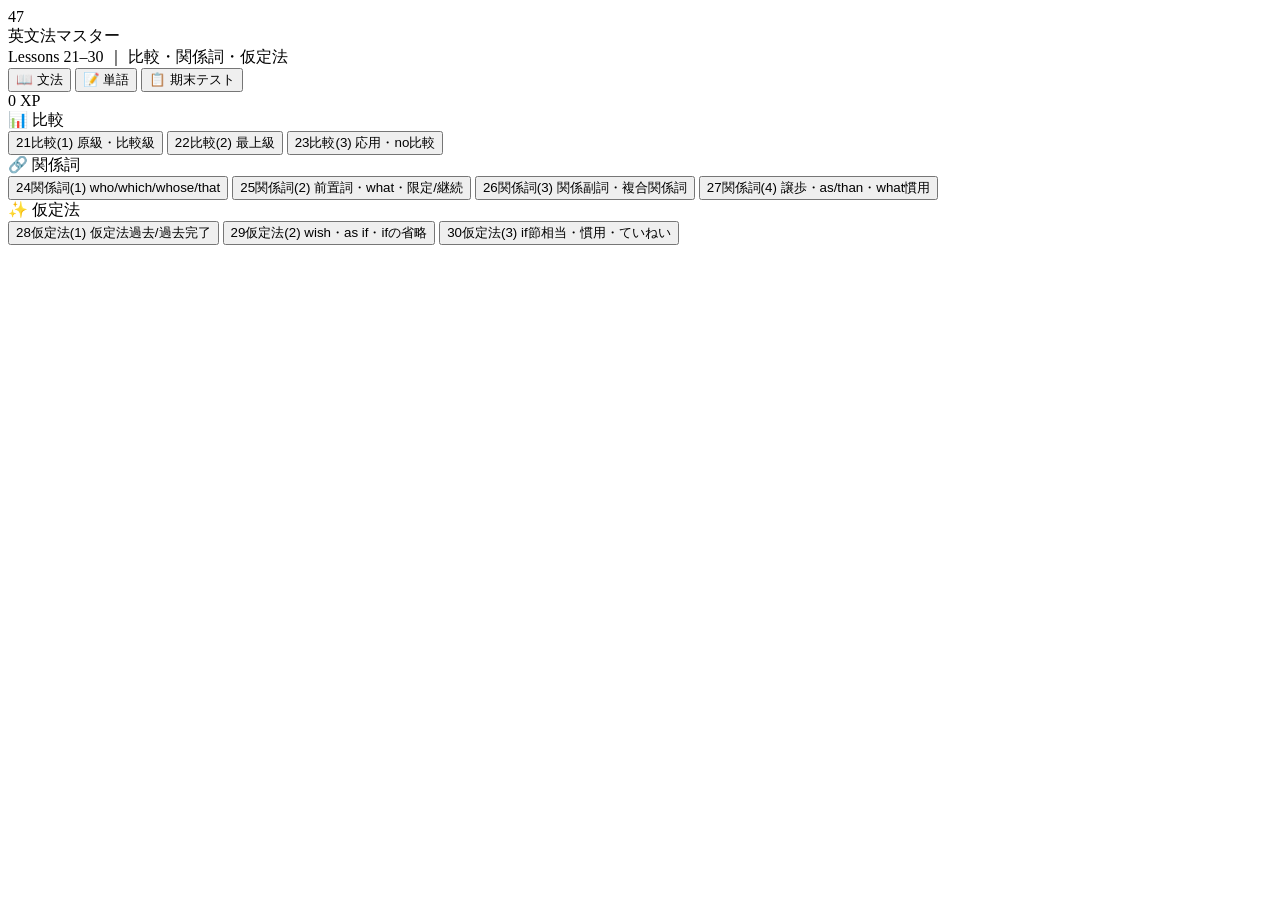
<file: html_structure.html>
<body>
<header>
  <div class="hdr">
    <div class="logo">
      <div class="logo-ico">47</div>
      <div><div class="logo-txt">英文法マスター</div><div class="logo-sub">Lessons 21–30 ｜ 比較・関係詞・仮定法</div></div>
    </div>
    <div class="hdr-right">
      <div class="nav-tab">
        <button class="active" onclick="showPage('grammar',this)">📖 文法</button>
        <button onclick="showPage('vocab',this)">📝 単語</button>
        <button onclick="showPage('exam',this)">📋 期末テスト</button>
      </div>
      <div class="xp-badge" id="xpBadge">0 XP</div>
    </div>
  </div>
</header>

<!-- GRAMMAR PAGE -->
<div id="page-grammar" class="app">
  <nav class="sidebar">
    <div class="sb-sec">
      <div class="sb-title">📊 比較</div>
      <button class="lb act" onclick="showLesson('l21',this)"><span class="ln">21</span>比較(1) 原級・比較級</button>
      <button class="lb" onclick="showLesson('l22',this)"><span class="ln">22</span>比較(2) 最上級</button>
      <button class="lb" onclick="showLesson('l23',this)"><span class="ln">23</span>比較(3) 応用・no比較</button>
    </div>
    <div class="sb-sec">
      <div class="sb-title">🔗 関係詞</div>
      <button class="lb" onclick="showLesson('l24',this)"><span class="ln">24</span>関係詞(1) who/which/whose/that</button>
      <button class="lb" onclick="showLesson('l25',this)"><span class="ln">25</span>関係詞(2) 前置詞・what・限定/継続</button>
      <button class="lb" onclick="showLesson('l26',this)"><span class="ln">26</span>関係詞(3) 関係副詞・複合関係詞</button>
      <button class="lb" onclick="showLesson('l27',this)"><span class="ln">27</span>関係詞(4) 譲歩・as/than・what慣用</button>
    </div>
    <div class="sb-sec">
      <div class="sb-title">✨ 仮定法</div>
      <button class="lb" onclick="showLesson('l28',this)"><span class="ln">28</span>仮定法(1) 仮定法過去/過去完了</button>
      <button class="lb" onclick="showLesson('l29',this)"><span class="ln">29</span>仮定法(2) wish・as if・ifの省略</button>
      <button class="lb" onclick="showLesson('l30',this)"><span class="ln">30</span>仮定法(3) if節相当・慣用・ていねい</button>
    </div>
  </nav>
  <main class="main" id="grammarMain"></main>
</div>

<!-- VOCAB PAGE -->
<div id="page-vocab" style="display:none;max-width:1200px;margin:0 auto;padding:20px 16px;">
  <div id="vocabContent"></div>
</div>

<!-- EXAM PAGE -->
<div id="page-exam" style="display:none;max-width:900px;margin:0 auto;padding:20px 16px;">
  <div id="examContent"></div>
</div>
</file>
